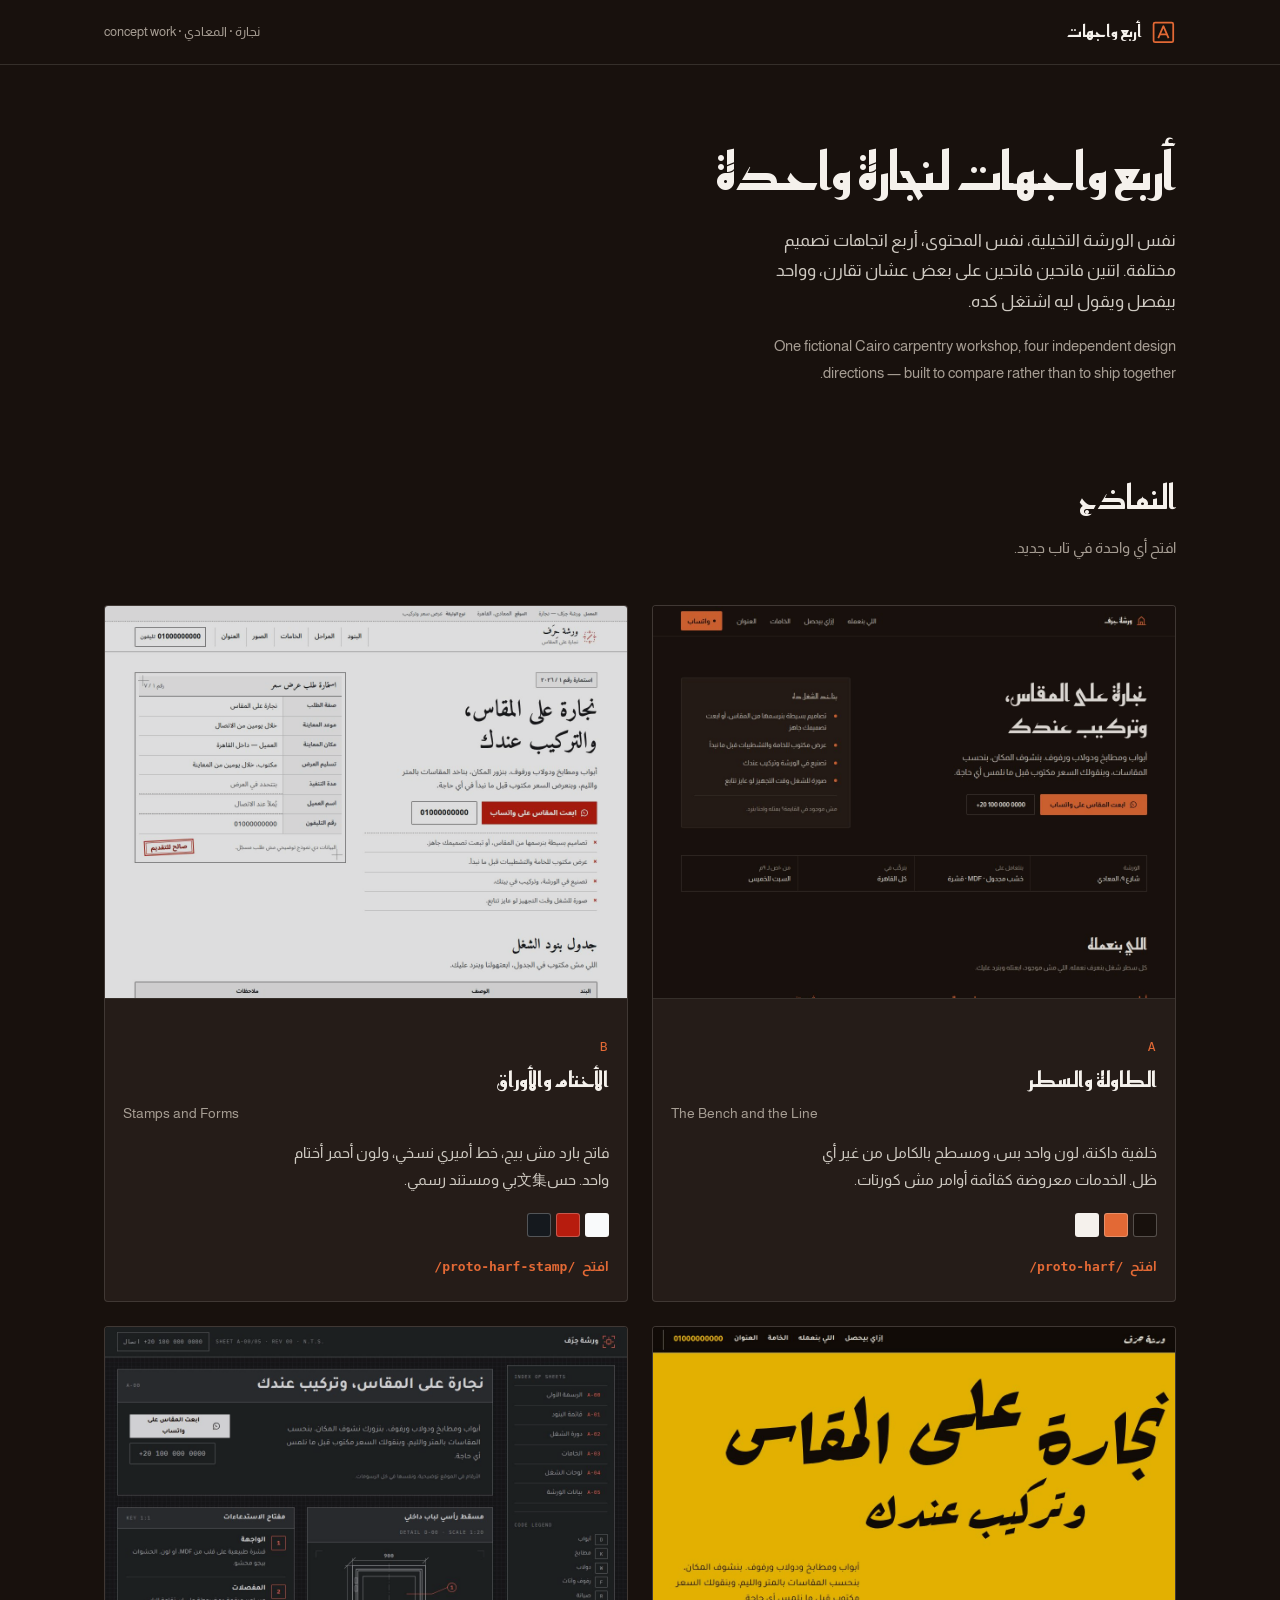
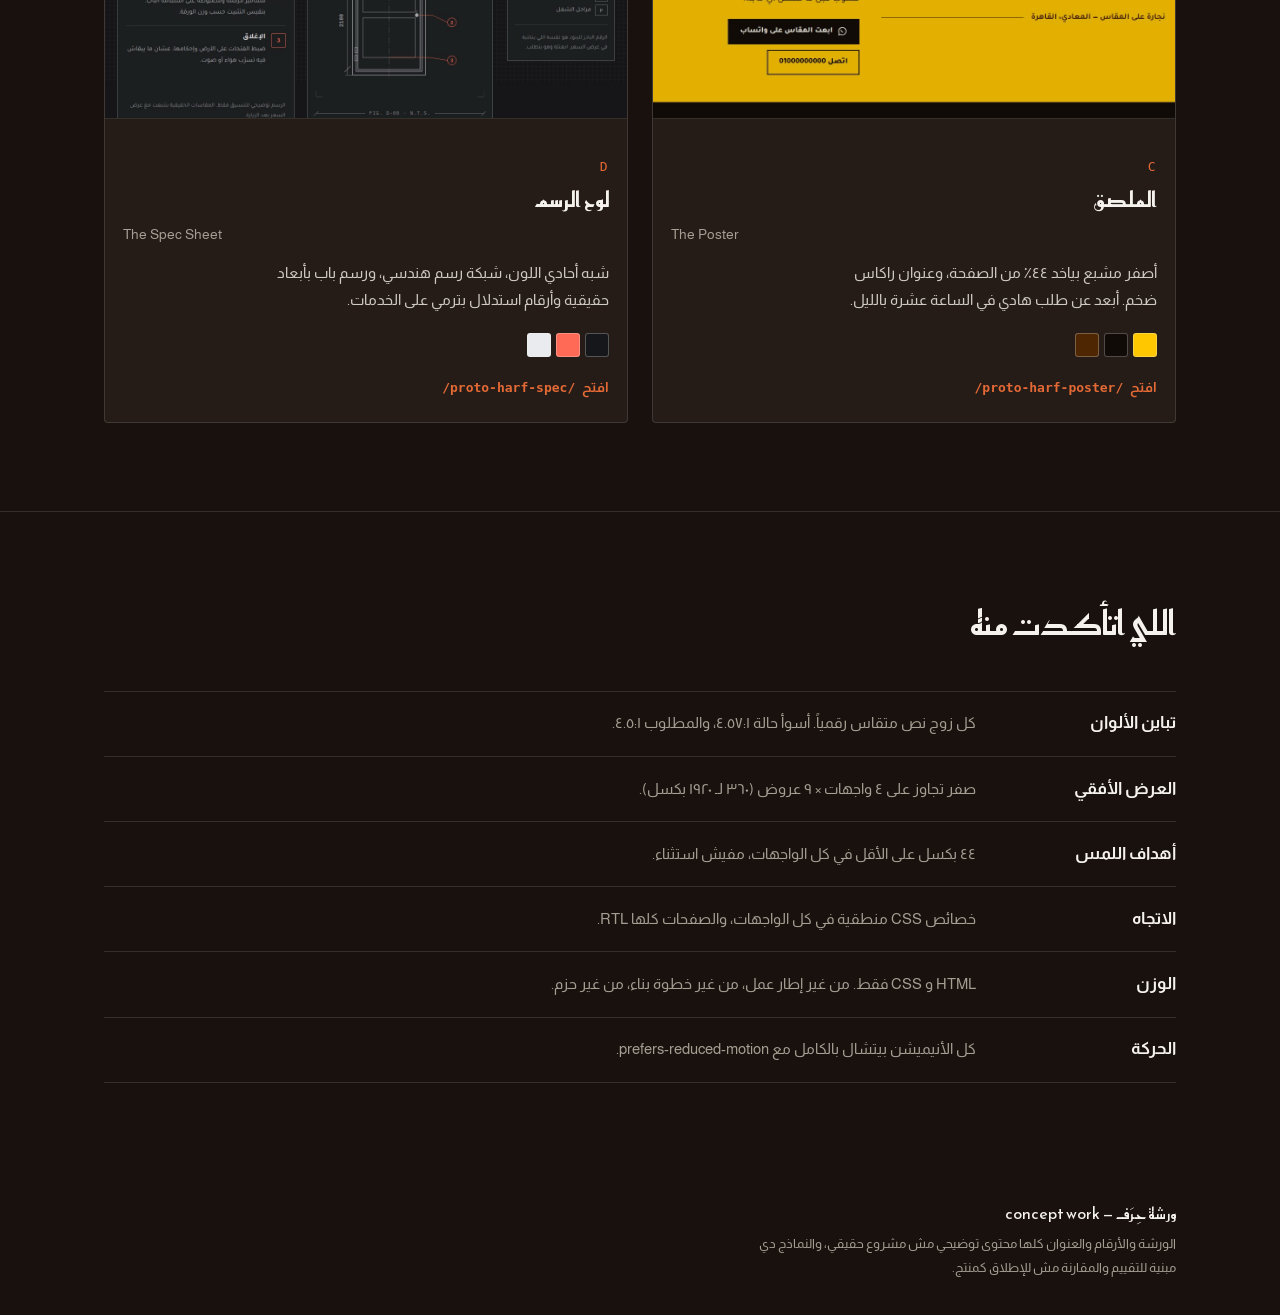
<file: index.html>
<!DOCTYPE html>
<html lang="ar" dir="rtl">
<head>
<meta charset="utf-8">
<meta name="viewport" content="width=device-width, initial-scale=1">
<title>أربع واجهات لنجارة واحدة — concept landing pages</title>
<meta name="description" content="أربع اتجاهات تصميم مستقلة لنفس ورشة نجارة تخيلية في المعادي، القاهرة. واجهات هبوط ثابتة، بلا إطار عمل وبلا خطوة بناء.">
<meta name="color-scheme" content="dark">
<meta name="theme-color" content="#18110D">
<link rel="preconnect" href="https://fonts.googleapis.com">
<link rel="preconnect" href="https://fonts.gstatic.com" crossorigin>
<link href="https://fonts.googleapis.com/css2?family=Almarai:wght@300;400;500;700;800&family=Reem+Kufi:wght@400..700&display=swap" rel="stylesheet">
<link rel="stylesheet" href="style.css">
</head>
<body>

<a class="skip" href="#themes">تخطَّ إلى النماذج</a>

<header class="site-header">
  <div class="wrap bar">
    <a class="brand" href="#top">
      <span class="brand-mark" aria-hidden="true">
        <svg viewBox="0 0 24 24" fill="none" stroke="currentColor" stroke-width="1.7">
          <rect x="2.5" y="2.5" width="19" height="19" rx="1.5"/>
          <path d="M7 17.5 12 6l5 11.5" stroke-linejoin="round"/>
          <path d="M9 14h6" stroke-linecap="round"/>
        </svg>
      </span>
      <span class="brand-name">أربع واجهات</span>
    </a>
    <span class="bar-note">نجارة · المعادي · concept work</span>
  </div>
</header>

<main id="main">

  <section class="hero" id="top">
    <div class="wrap">
      <h1>أربع واجهات لنجارة واحدة</h1>
      <p class="lede">
        نفس الورشة التخيلية، نفس المحتوى، أربع اتجاهات تصميم مختلفة. اتنين فاتحين فاتحين
        على بعض عشان تقارن، وواحد بيفصل ويقول ليه اشتغل كده.
      </p>
      <p class="lede-en">
        One fictional Cairo carpentry workshop, four independent design directions —
        built to compare rather than to ship together.
      </p>
    </div>
  </section>

  <section class="section" id="themes">
    <div class="wrap">
      <div class="section-head">
        <h2>النماذج</h2>
        <p class="section-sub">افتح أي واحدة في تاب جديد.</p>
      </div>

      <ul class="themes">

        <li class="entry">
          <a class="entry-link" href="proto-harf/">
            <span class="entry-shot">
              <img src="preview/harf.jpg" width="1200" height="900" loading="lazy" decoding="async"
                   alt="معاينة لواجهة ورشة حِرَف الداكنة: عنوان بلون صدئ، وبطاقة نطاق الشغل، وشريط المواصفات">
            </span>
            <span class="entry-body">
              <span class="entry-kicker">A</span>
              <span class="entry-name">الطاولة والسطر</span>
              <span class="entry-en">The Bench and the Line</span>
              <span class="entry-note">
                خلفية داكنة، لون واحد بس، ومسطح بالكامل من غير أي ظل. الخدمات معروضة
                كقائمة أوامر مش كورتات.
              </span>
              <span class="entry-swatches" aria-label="ألوان الواجهة">
                <i style="--c:#18110D"></i><i style="--c:#E36935"></i><i style="--c:#F5F1EC"></i>
              </span>
              <span class="entry-go">افتح <span class="mono" dir="ltr">/proto-harf/</span></span>
            </span>
          </a>
        </li>

        <li class="entry">
          <a class="entry-link" href="proto-harf-stamp/">
            <span class="entry-shot">
              <img src="preview/harf-stamp.jpg" width="1200" height="1150" loading="lazy" decoding="async"
                   alt="معاينة لواجهة ورشة حِرَف الفاتحة: نموذج ورقي مطبوع بحواف منقطة وأختام حمراء، وجدول بنود">
            </span>
            <span class="entry-body">
              <span class="entry-kicker">B</span>
              <span class="entry-name">الأختام والأوراق</span>
              <span class="entry-en">Stamps and Forms</span>
              <span class="entry-note">
                فاتح بارد مش بيج، خط أميري نسخي، ولون أحمر أختام واحد. حس文集بي
                ومستند رسمي.
              </span>
              <span class="entry-swatches" aria-label="ألوان الواجهة">
                <i style="--c:#F9FAFB"></i><i style="--c:#B71C0E"></i><i style="--c:#15191E"></i>
              </span>
              <span class="entry-go">افتح <span class="mono" dir="ltr">/proto-harf-stamp/</span></span>
            </span>
          </a>
        </li>

        <li class="entry">
          <a class="entry-link" href="proto-harf-poster/">
            <span class="entry-shot">
              <img src="preview/harf-poster.jpg" width="1200" height="860" loading="lazy" decoding="async"
                   alt="معاينة لواجهة ورشة حِرَف الصفراء: عنوان ضخم بخط راكاس على خلفية صفراء مشبعة">
            </span>
            <span class="entry-body">
              <span class="entry-kicker">C</span>
              <span class="entry-name">الملصق</span>
              <span class="entry-en">The Poster</span>
              <span class="entry-note">
                أصفر مشبع بياخد ٤٤٪ من الصفحة، وعنوان راكاس ضخم. أبعد عن طلب
                هادي في الساعة عشرة بالليل.
              </span>
              <span class="entry-swatches" aria-label="ألوان الواجهة">
                <i style="--c:#FFC700"></i><i style="--c:#100B06"></i><i style="--c:#4E2702"></i>
              </span>
              <span class="entry-go">افتح <span class="mono" dir="ltr">/proto-harf-poster/</span></span>
            </span>
          </a>
        </li>

        <li class="entry">
          <a class="entry-link" href="proto-harf-spec/">
            <span class="entry-shot">
              <img src="preview/harf-spec.jpg" width="1200" height="980" loading="lazy" decoding="async"
                   alt="معاينة لواجهة ورشة حِرَف الفنية: رسم باب بأبعاد وخطوط استدلال مرقمة، وفهرس رسومات جانبي">
            </span>
            <span class="entry-body">
              <span class="entry-kicker">D</span>
              <span class="entry-name">لوح الرسم</span>
              <span class="entry-en">The Spec Sheet</span>
              <span class="entry-note">
                شبه أحادي اللون، شبكة رسم هندسي، ورسم باب بأبعاد حقيقية وأرقام
                استدلال بترمي على الخدمات.
              </span>
              <span class="entry-swatches" aria-label="ألوان الواجهة">
                <i style="--c:#15171A"></i><i style="--c:#FE6A56"></i><i style="--c:#E9EBEE"></i>
              </span>
              <span class="entry-go">افتح <span class="mono" dir="ltr">/proto-harf-spec/</span></span>
            </span>
          </a>
        </li>

      </ul>
    </div>
  </section>

  <section class="section section-rule" id="notes">
    <div class="wrap">
      <div class="section-head">
        <h2>اللي اتأكدت منه</h2>
      </div>
      <dl class="checks">
        <div><dt>تباين الألوان</dt><dd>كل زوج نص متقاس رقمياً. أسوأ حالة ٤.٥٧:١، والمطلوب ٤.٥:١.</dd></div>
        <div><dt>العرض الأفقي</dt><dd>صفر تجاوز على ٤ واجهات × ٩ عروض (٣٦٠ لـ ١٩٢٠ بكسل).</dd></div>
        <div><dt>أهداف اللمس</dt><dd>٤٤ بكسل على الأقل في كل الواجهات، مفيش استثناء.</dd></div>
        <div><dt>الاتجاه</dt><dd>خصائص CSS منطقية في كل الواجهات، والصفحات كلها RTL.</dd></div>
        <div><dt>الوزن</dt><dd>HTML و CSS فقط. من غير إطار عمل، من غير خطوة بناء، من غير حزم.</dd></div>
        <div><dt>الحركة</dt><dd>كل الأنيميشن بيتشال بالكامل مع prefers-reduced-motion.</dd></div>
      </dl>
    </div>
  </section>

</main>

<footer class="site-footer">
  <div class="wrap foot">
    <p class="foot-brand">ورشة حِرَف — concept work</p>
    <p class="foot-fine">
      الورشة والأرقام والعنوان كلها محتوى توضيحي مش مشروع حقيقي، والنماذج دي
      مبنية للتقييم والمقارنة مش للإطلاق كمنتج.
    </p>
  </div>
</footer>

</body>
</html>
</file>
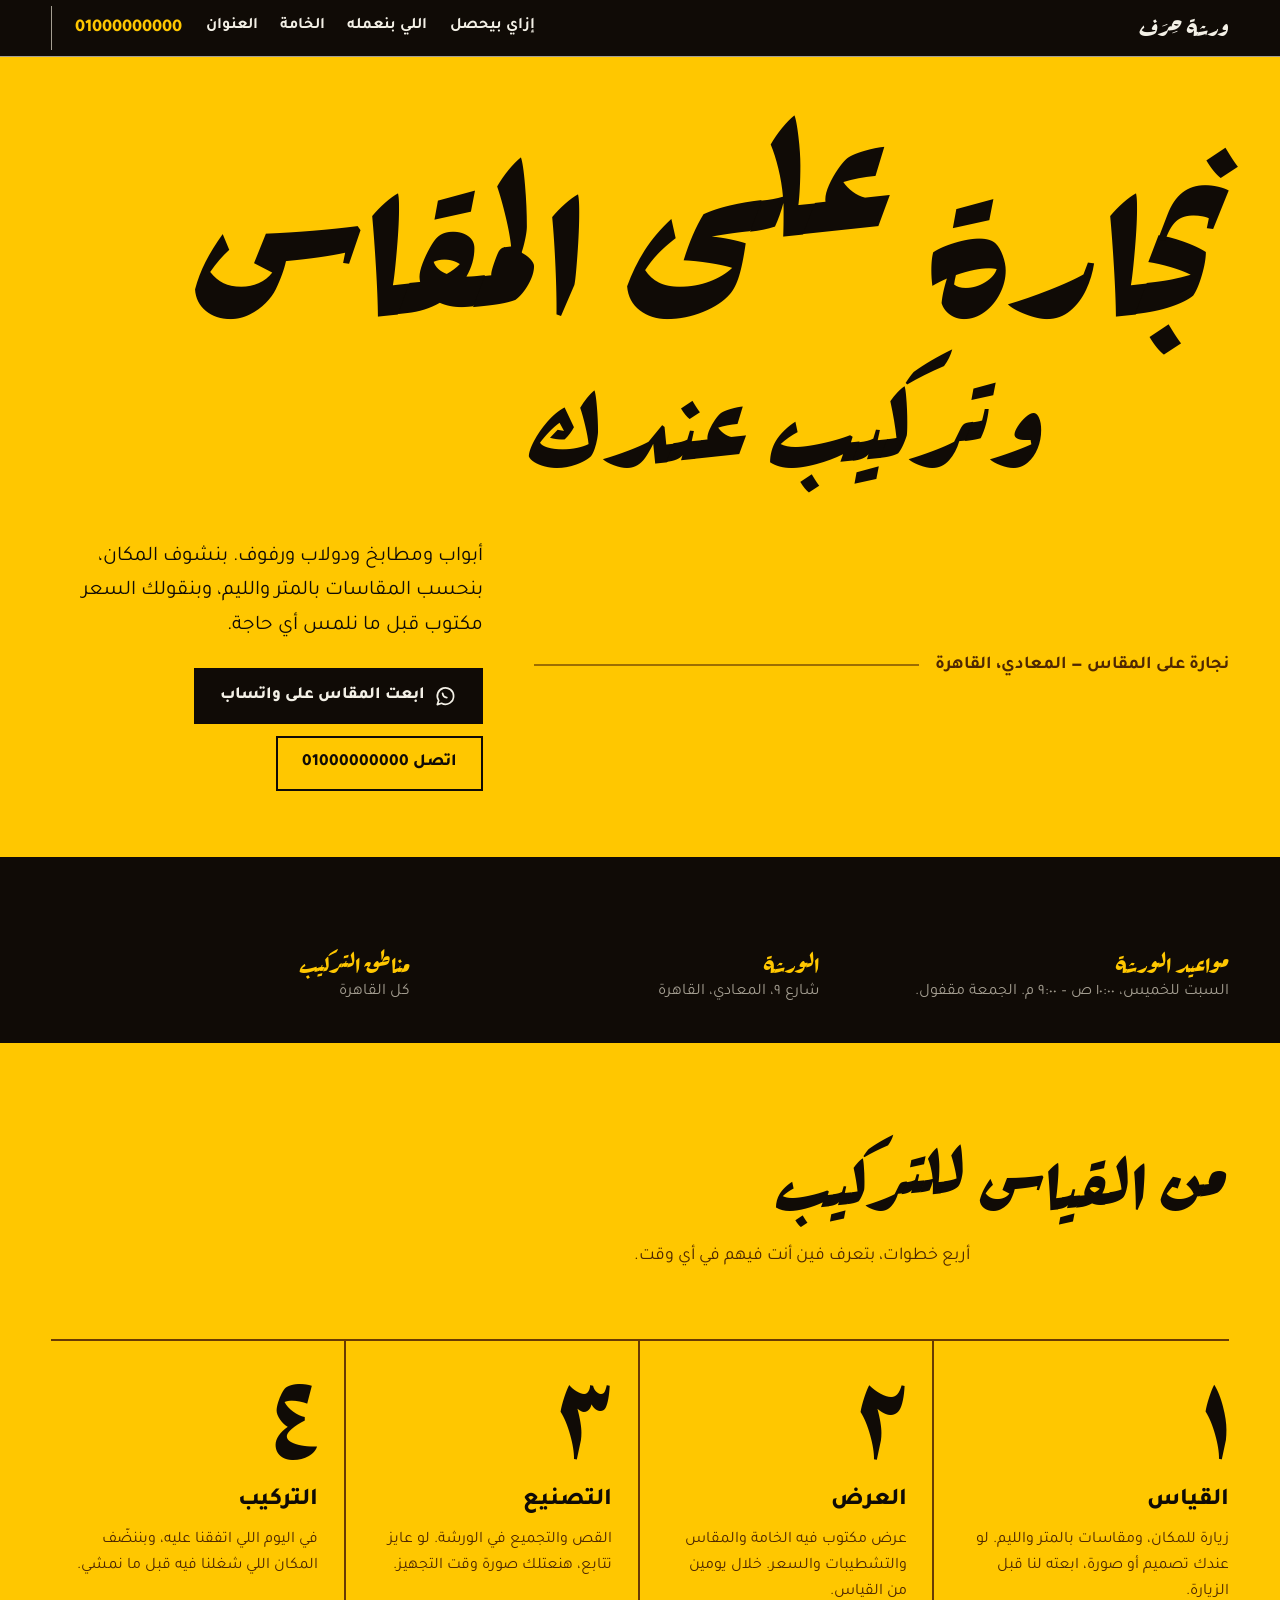
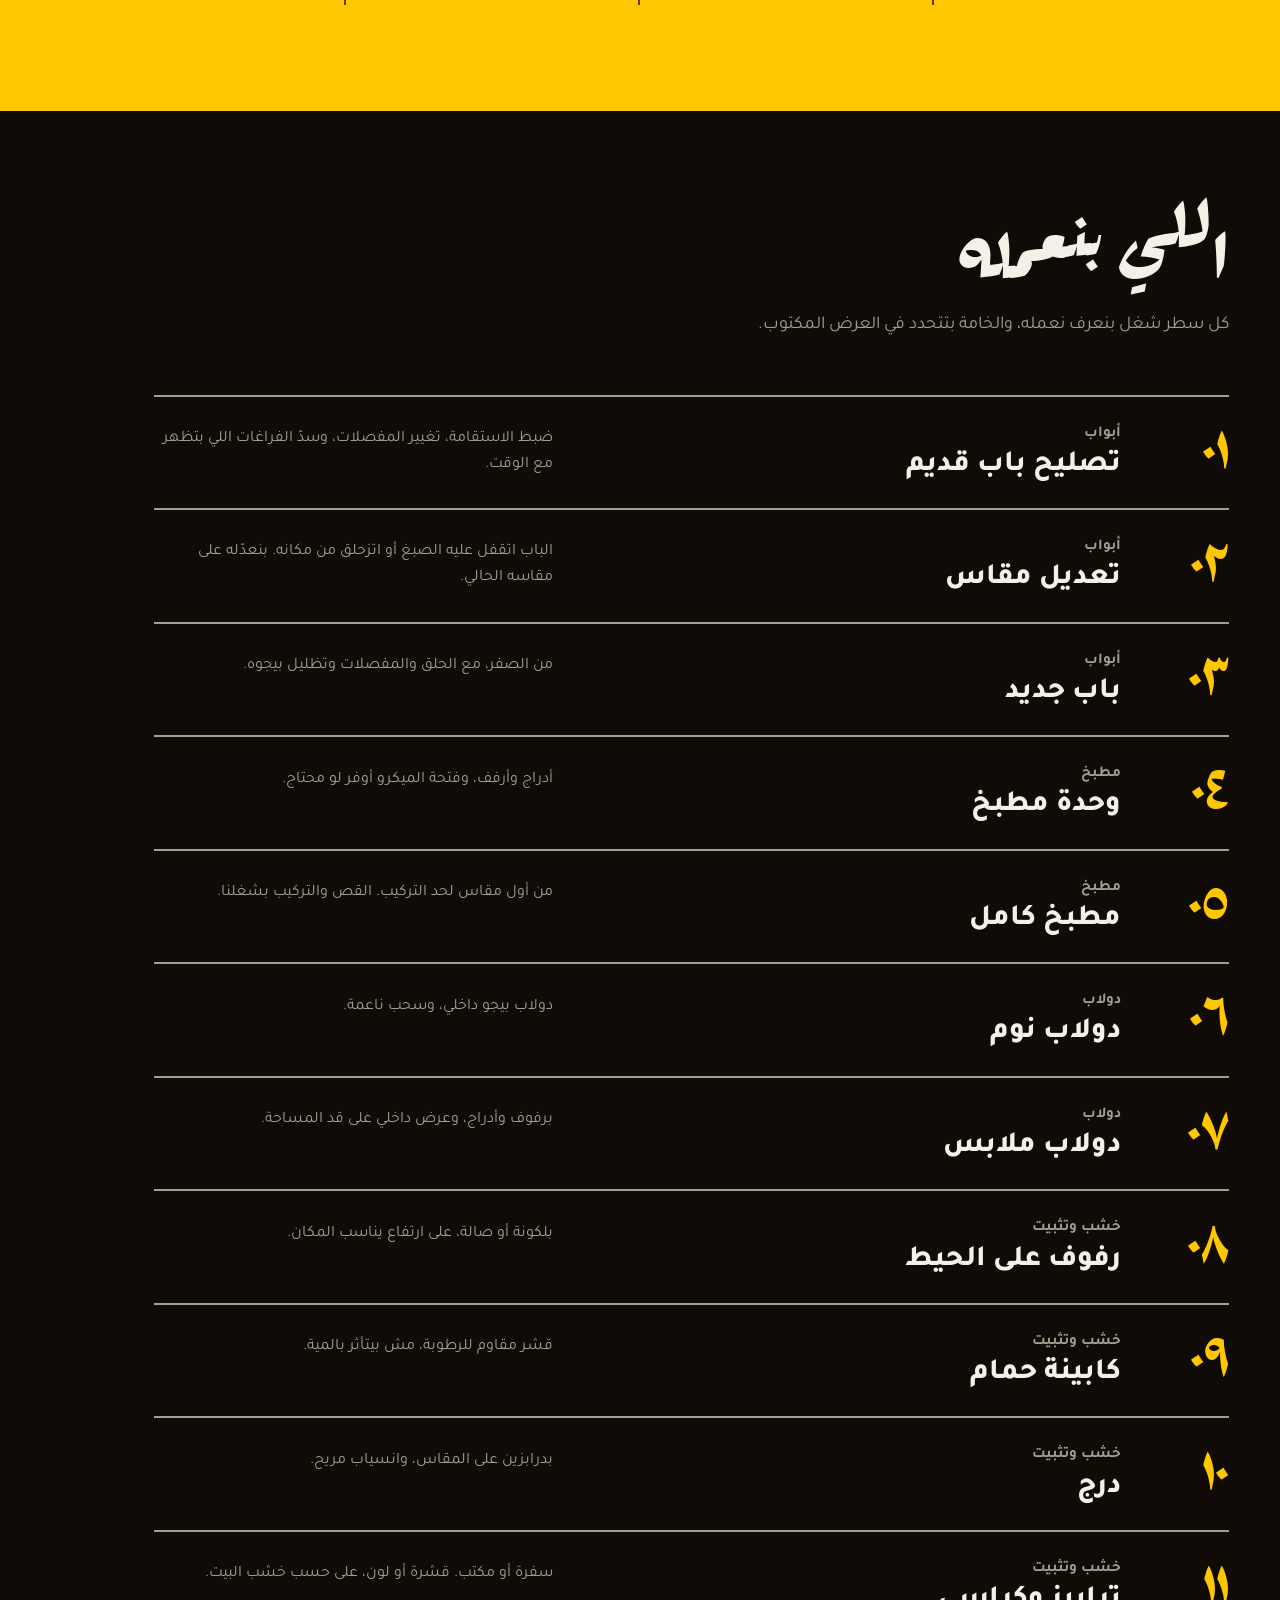
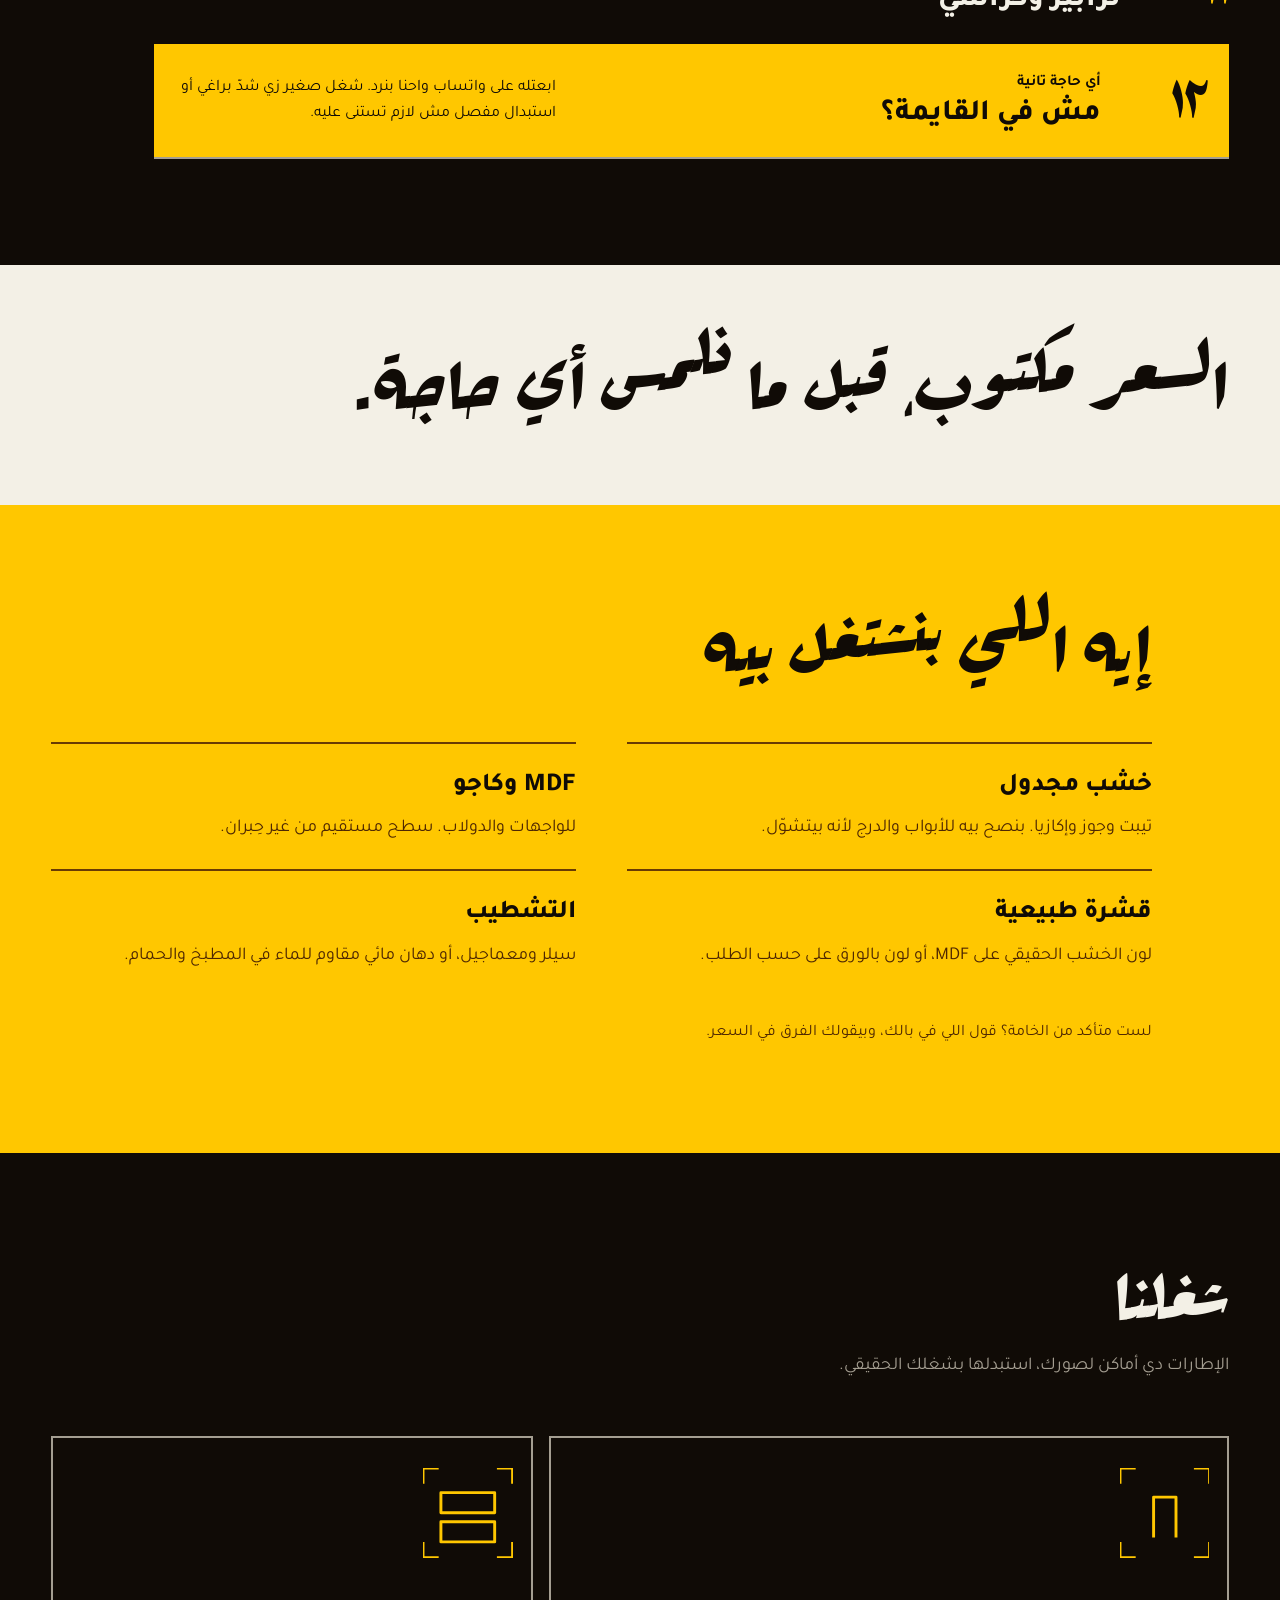
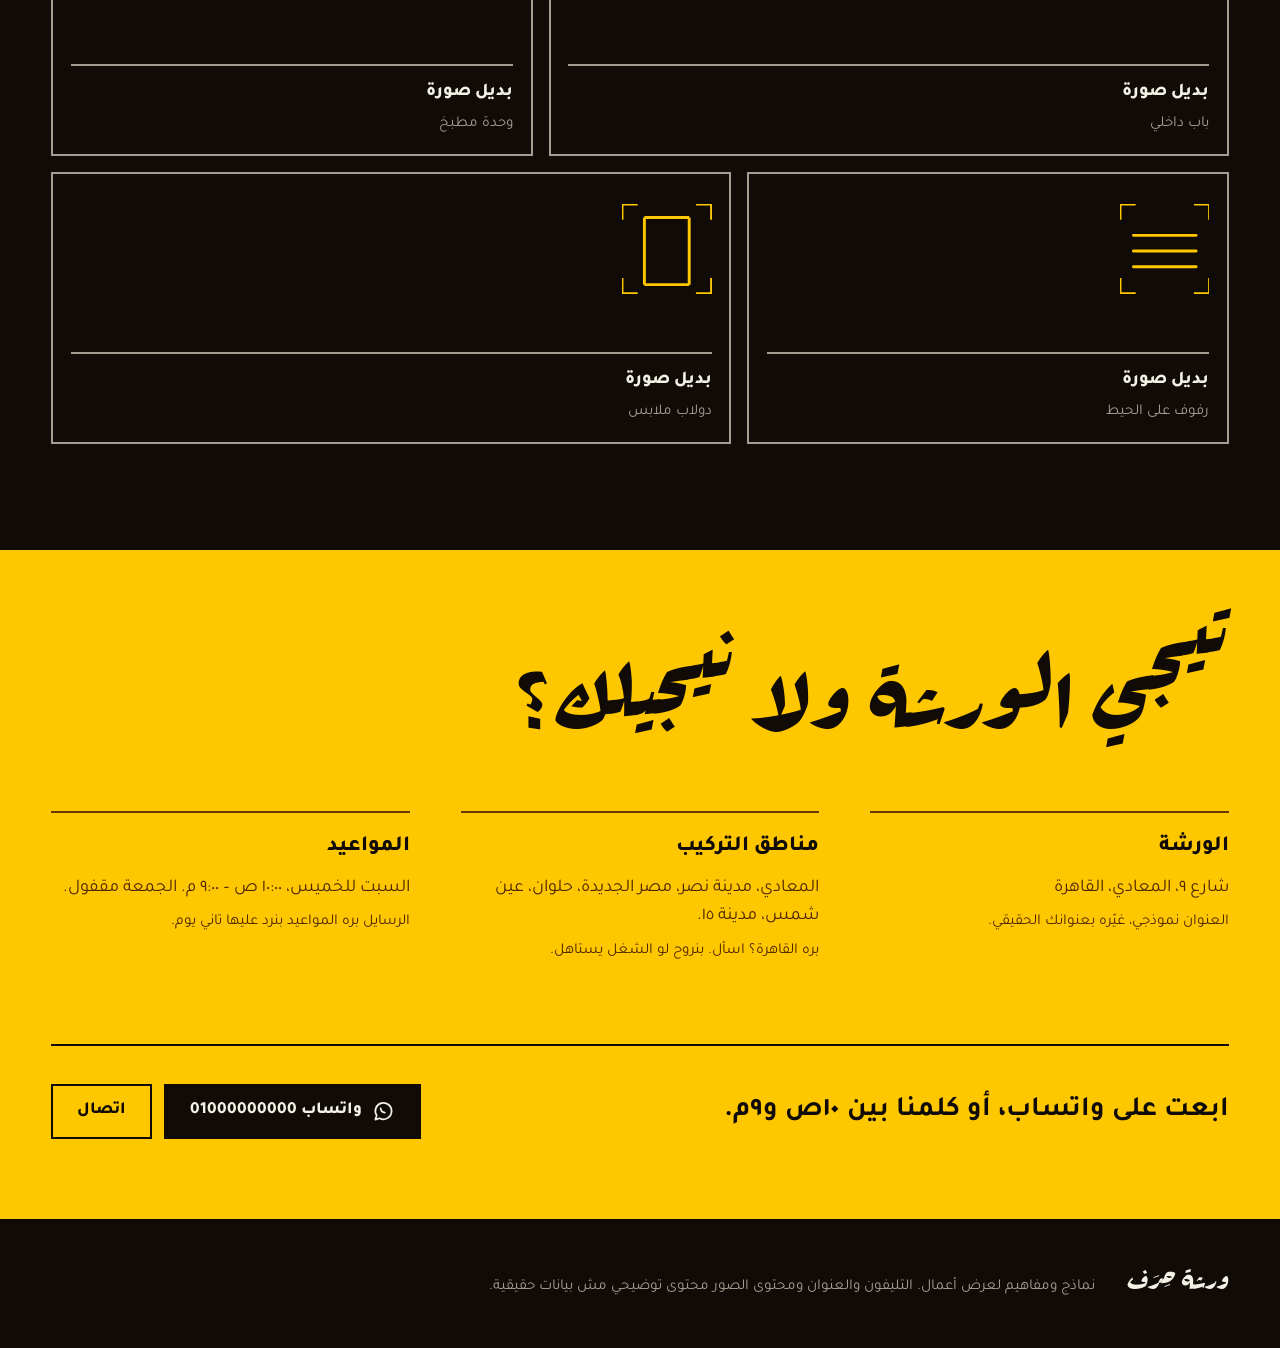
<file: proto-harf-poster/index.html>
<!DOCTYPE html>
<html lang="ar" dir="rtl">
<head>
<meta charset="utf-8">
<meta name="viewport" content="width=device-width, initial-scale=1">
<title>ورشة حِرَف — بوستر: نجارة على المقاس في المعادي</title>
<meta name="description" content="ورشة حِرَف، نجارة على المقاس في المعادي: أبواب ومطابخ ودولاب ورفوف. نقيس في المكان، نكتب عرض مكتوب، نصنّع في الورشة، ونركّب عندك.">
<meta name="color-scheme" content="light">
<meta name="theme-color" content="#FFC700">
<link rel="preconnect" href="https://fonts.googleapis.com">
<link rel="preconnect" href="https://fonts.gstatic.com" crossorigin>
<link href="https://fonts.googleapis.com/css2?family=Rakkas&family=Tajawal:wght@400;500;700;800;900&display=swap" rel="stylesheet">
<link rel="stylesheet" href="style.css">
</head>
<body>

<a class="skip" href="#main">تخطَّ إلى المحتوى</a>

<!-- ══ TOP BAR — thin ink strip, no centred logo column ═══════════════ -->
<div class="topbar">
  <div class="topbar-in">
    <p class="topbar-brand">ورشة حِرَف</p>

    <nav class="nav" id="nav" aria-label="التنقل الرئيسي">
      <a href="#how">إزاي بيحصل</a>
      <a href="#work">اللي بنعمله</a>
      <a href="#stock">الخامة</a>
      <a href="#visit">العنوان</a>
    </nav>

    <a class="topbar-tel" href="tel:+201000000000" dir="ltr">01000000000</a>

    <button class="navbtn" type="button" aria-expanded="false" aria-controls="nav">
      <span class="navbtn-bars" aria-hidden="true"><i></i><i></i></span>
      <span class="sr-only">فتح القائمة</span>
    </button>
  </div>
</div>

<main id="main">

  <!-- ══ POSTER HERO — one oversized saturated field ═══════════════════ -->
  <section class="hero on-hue">
    <div class="hero-in">
      <p class="hero-tag">نجارة على المقاس — المعادي، القاهرة</p>

      <h1 class="poster">
        <span class="poster-a">نجارة على المقاس</span>
        <span class="poster-b">وتركيب عندك</span>
      </h1>

      <div class="hero-foot">
        <p class="hero-lede">
          أبواب ومطابخ ودولاب ورفوف. بنشوف المكان، بنحسب المقاسات بالمتر والليم،
          وبنقولك السعر مكتوب قبل ما نلمس أي حاجة.
        </p>
        <div class="hero-cta">
          <a class="btn btn-ink" href="https://wa.me/201000000000" rel="noopener">
            <svg viewBox="0 0 24 24" aria-hidden="true" focusable="false" fill="none" stroke="currentColor" stroke-width="1.8">
              <path d="M20.5 11.6a8.5 8.5 0 0 1-12.6 7.5L3.5 20.5l1.4-4.4A8.5 8.5 0 1 1 20.5 11.6Z" stroke-linejoin="round"/>
              <path d="M9 8.8c.3 2.4 2 4.1 4.4 4.4" stroke-linecap="round"/>
            </svg>
            ابعت المقاس على واتساب
          </a>
          <a class="btn btn-rule" href="tel:+201000000000" dir="ltr">اتصل 01000000000</a>
        </div>
      </div>
    </div>
  </section>

  <!-- ══ FACT STRIP — thin full-bleed ink band ════════════════════════ -->
  <section class="strip on-ink">
    <dl class="strip-in">
      <div><dt>مواعيد الورشة</dt><dd>السبت للخميس، ١٠:٠٠ ص – ٩:٠٠ م. الجمعة مقفول.</dd></div>
      <div><dt>الورشة</dt><dd>شارع ٩، المعادي، القاهرة</dd></div>
      <div><dt>مناطق التركيب</dt><dd>كل القاهرة</dd></div>
    </dl>
  </section>

  <!-- ══ HOW — 4-across ruled run, no boxes ════════════════════════════ -->
  <section class="how on-hue" id="how">
    <div class="how-in">
      <h2 class="h-band">من القياس للتركيب</h2>
      <p class="how-sub">أربع خطوات، بتعرف فين أنت فيهم في أي وقت.</p>

      <ol class="steps">
        <li>
          <span class="step-n" aria-hidden="true">١</span>
          <h3>القياس</h3>
          <p>زيارة للمكان، ومقاسات بالمتر والليم. لو عندك تصميم أو صورة، ابعته لنا قبل الزيارة.</p>
        </li>
        <li>
          <span class="step-n" aria-hidden="true">٢</span>
          <h3>العرض</h3>
          <p>عرض مكتوب فيه الخامة والمقاس والتشطيبات والسعر. خلال يومين من القياس.</p>
        </li>
        <li>
          <span class="step-n" aria-hidden="true">٣</span>
          <h3>التصنيع</h3>
          <p>القص والتجميع في الورشة. لو عايز تتابع، هنعتلك صورة وقت التجهيز.</p>
        </li>
        <li>
          <span class="step-n" aria-hidden="true">٤</span>
          <h3>التركيب</h3>
          <p>في اليوم اللي اتفقنا عليه، وبننضّف المكان اللي شغلنا فيه قبل ما نمشي.</p>
        </li>
      </ol>
    </div>
  </section>

  <!-- ══ THE LEDGER — service list as one ruled full-width list ════════ -->
  <section class="ledger on-ink" id="work">
    <div class="ledger-in">
      <div class="ledger-head">
        <h2 class="h-band h-ink">اللي بنعمله</h2>
        <p class="ledger-sub">كل سطر شغل بنعرف نعمله، والخامة بتتحدد في العرض المكتوب.</p>
      </div>

      <ol class="lrows">
        <li class="lrow">
          <span class="lrow-n" aria-hidden="true">٠١</span>
          <div class="lrow-name"><bdi class="lrow-tag">أبواب</bdi><h3>تصليح باب قديم</h3></div>
          <p>ضبط الاستقامة، تغيير المفصلات، وسدّ الفراغات اللي بتظهر مع الوقت.</p>
        </li>
        <li class="lrow">
          <span class="lrow-n" aria-hidden="true">٠٢</span>
          <div class="lrow-name"><bdi class="lrow-tag">أبواب</bdi><h3>تعديل مقاس</h3></div>
          <p>الباب اتقفل عليه الصبغ أو اتزحلق من مكانه. بنعدّله على مقاسه الحالي.</p>
        </li>
        <li class="lrow">
          <span class="lrow-n" aria-hidden="true">٠٣</span>
          <div class="lrow-name"><bdi class="lrow-tag">أبواب</bdi><h3>باب جديد</h3></div>
          <p>من الصفر، مع الحلق والمفصلات وتظليل بيجوه.</p>
        </li>
        <li class="lrow">
          <span class="lrow-n" aria-hidden="true">٠٤</span>
          <div class="lrow-name"><bdi class="lrow-tag">مطبخ</bdi><h3>وحدة مطبخ</h3></div>
          <p>أدراج وأرفف، وفتحة الميكرو أوفر لو محتاج.</p>
        </li>
        <li class="lrow">
          <span class="lrow-n" aria-hidden="true">٠٥</span>
          <div class="lrow-name"><bdi class="lrow-tag">مطبخ</bdi><h3>مطبخ كامل</h3></div>
          <p>من أول مقاس لحد التركيب. القص والتركيب بشغلنا.</p>
        </li>
        <li class="lrow">
          <span class="lrow-n" aria-hidden="true">٠٦</span>
          <div class="lrow-name"><bdi class="lrow-tag">دولاب</bdi><h3>دولاب نوم</h3></div>
          <p>دولاب بيجو داخلي، وسحب ناعمة.</p>
        </li>
        <li class="lrow">
          <span class="lrow-n" aria-hidden="true">٠٧</span>
          <div class="lrow-name"><bdi class="lrow-tag">دولاب</bdi><h3>دولاب ملابس</h3></div>
          <p>برفوف وأدراج، وعرض داخلي على قد المساحة.</p>
        </li>
        <li class="lrow">
          <span class="lrow-n" aria-hidden="true">٠٨</span>
          <div class="lrow-name"><bdi class="lrow-tag">خشب وتثبيت</bdi><h3>رفوف على الحيط</h3></div>
          <p>بلكونة أو صالة، على ارتفاع يناسب المكان.</p>
        </li>
        <li class="lrow">
          <span class="lrow-n" aria-hidden="true">٠٩</span>
          <div class="lrow-name"><bdi class="lrow-tag">خشب وتثبيت</bdi><h3>كابينة حمام</h3></div>
          <p>قشر مقاوم للرطوبة، مش بيتأثر بالمية.</p>
        </li>
        <li class="lrow">
          <span class="lrow-n" aria-hidden="true">١٠</span>
          <div class="lrow-name"><bdi class="lrow-tag">خشب وتثبيت</bdi><h3>درج</h3></div>
          <p>بدرابزين على المقاس، وانسياب مريح.</p>
        </li>
        <li class="lrow">
          <span class="lrow-n" aria-hidden="true">١١</span>
          <div class="lrow-name"><bdi class="lrow-tag">خشب وتثبيت</bdi><h3>ترابيز وكراسي</h3></div>
          <p>سفرة أو مكتب. قشرة أو لون، على حسب خشب البيت.</p>
        </li>
        <li class="lrow lrow-ask">
          <span class="lrow-n" aria-hidden="true">١٢</span>
          <div class="lrow-name"><bdi class="lrow-tag">أي حاجة تانية</bdi><h3>مش في القايمة؟</h3></div>
          <p>ابعتله على واتساب واحنا بنرد. شغل صغير زي شدّ براغي أو استبدال مفصل مش لازم تستنى عليه.</p>
        </li>
      </ol>
    </div>
  </section>

  <!-- ══ STATEMENT BAND — narrow second saturated field ════════════════ -->
  <section class="band on-bone">
    <div class="band-in">
      <p class="band-line">السعر مكتوب، قبل ما نلمس أي حاجة.</p>
    </div>
  </section>

  <!-- ══ MATERIALS — 2-up ledger, off-centre ══════════════════════════ -->
  <section class="stock on-hue" id="stock">
    <div class="stock-in">
      <h2 class="h-band">إيه اللي بنشتغل بيه</h2>
      <dl class="stock-list">
        <div>
          <dt>خشب مجدول</dt>
          <dd>تيبت وجوز وإكازيا. بنصح بيه للأبواب والدرج لأنه بيتشوّل.</dd>
        </div>
        <div>
          <dt><bdi>MDF</bdi> وكاجو</dt>
          <dd>للواجهات والدولاب. سطح مستقيم من غير حِبران.</dd>
        </div>
        <div>
          <dt>قشرة طبيعية</dt>
          <dd>لون الخشب الحقيقي على <bdi>MDF</bdi>، أو لون بالورق على حسب الطلب.</dd>
        </div>
        <div>
          <dt>التشطيب</dt>
          <dd>سيلر ومعماجيل، أو دهان مائي مقاوم للماء في المطبخ والحمام.</dd>
        </div>
      </dl>
      <p class="fine">لست متأكد من الخامة؟ قول اللي في بالك، وبيقولك الفرق في السعر.</p>
    </div>
  </section>

  <!-- ══ SHOTS — asymmetric placeholder field ══════════════════════════ -->
  <section class="shots on-ink" id="shots">
    <div class="shots-in">
      <h2 class="h-band h-ink">شغلنا</h2>
      <p class="shots-sub">الإطارات دي أماكن لصورك، استبدلها بشغلك الحقيقي.</p>

      <div class="shotgrid">
        <div class="shot" role="img" aria-label="مكان صورة: باب داخلي">
          <span class="shot-mark" aria-hidden="true">
            <svg viewBox="0 0 40 40" fill="none" stroke="currentColor" stroke-width="1.3">
              <path d="M0 7V0h7M33 0h7v7M40 33v7h-7M7 40H0v-7"/>
              <path d="M15 31V13h10v18" stroke-linejoin="round"/>
            </svg>
          </span>
          <span class="shot-label">بديل صورة</span>
          <span class="shot-sub">باب داخلي</span>
        </div>

        <div class="shot" role="img" aria-label="مكان صورة: وحدة مطبخ">
          <span class="shot-mark" aria-hidden="true">
            <svg viewBox="0 0 40 40" fill="none" stroke="currentColor" stroke-width="1.3">
              <path d="M0 7V0h7M33 0h7v7M40 33v7h-7M7 40H0v-7"/>
              <path d="M8 11h24v9H8zM8 24h24v9H8z" stroke-linejoin="round"/>
            </svg>
          </span>
          <span class="shot-label">بديل صورة</span>
          <span class="shot-sub">وحدة مطبخ</span>
        </div>

        <div class="shot" role="img" aria-label="مكان صورة: رفوف على الحيط">
          <span class="shot-mark" aria-hidden="true">
            <svg viewBox="0 0 40 40" fill="none" stroke="currentColor" stroke-width="1.3">
              <path d="M0 7V0h7M33 0h7v7M40 33v7h-7M7 40H0v-7"/>
              <path d="M6 14h28M6 21h28M6 28h28" stroke-linecap="round"/>
            </svg>
          </span>
          <span class="shot-label">بديل صورة</span>
          <span class="shot-sub">رفوف على الحيط</span>
        </div>

        <div class="shot" role="img" aria-label="مكان صورة: دولاب ملابس">
          <span class="shot-mark" aria-hidden="true">
            <svg viewBox="0 0 40 40" fill="none" stroke="currentColor" stroke-width="1.3">
              <path d="M0 7V0h7M33 0h7v7M40 33v7h-7M7 40H0v-7"/>
              <path d="M10 6v30M30 6v30M10 6h20M10 36h20" stroke-linejoin="round"/>
            </svg>
          </span>
          <span class="shot-label">بديل صورة</span>
          <span class="shot-sub">دولاب ملابس</span>
        </div>
      </div>
    </div>
  </section>

  <!-- ══ VISIT + CONTACT — merged, saturated field ════════════════════ -->
  <section class="visit on-hue" id="visit">
    <div class="visit-in">
      <h2 class="poster-2">تيجي الورشة ولا نيجيلك؟</h2>

      <div class="visit-grid">
        <div class="vcol">
          <h3>الورشة</h3>
          <p>شارع ٩، المعادي، القاهرة</p>
          <p class="v-fine">العنوان نموذجي، غيّره بعنوانك الحقيقي.</p>
        </div>
        <div class="vcol">
          <h3>مناطق التركيب</h3>
          <p>المعادي، مدينة نصر، مصر الجديدة، حلوان، عين شمس، مدينة ١٥.</p>
          <p class="v-fine">بره القاهرة؟ اسأل. بنروح لو الشغل يستاهل.</p>
        </div>
        <div class="vcol">
          <h3>المواعيد</h3>
          <p>السبت للخميس، ١٠:٠٠ ص – ٩:٠٠ م. الجمعة مقفول.</p>
          <p class="v-fine">الرسايل بره المواعيد بنرد عليها تاني يوم.</p>
        </div>
      </div>

      <div class="visit-cta">
        <p class="cta-line">ابعت على واتساب، أو كلمنا بين ١٠ص و٩م.</p>
        <div class="cta-btns">
          <a class="btn btn-ink" href="https://wa.me/201000000000" rel="noopener">
            <svg viewBox="0 0 24 24" aria-hidden="true" focusable="false" fill="none" stroke="currentColor" stroke-width="1.8">
              <path d="M20.5 11.6a8.5 8.5 0 0 1-12.6 7.5L3.5 20.5l1.4-4.4A8.5 8.5 0 1 1 20.5 11.6Z" stroke-linejoin="round"/>
              <path d="M9 8.8c.3 2.4 2 4.1 4.4 4.4" stroke-linecap="round"/>
            </svg>
            واتساب 01000000000
          </a>
          <a class="btn btn-rule" href="tel:+201000000000" dir="ltr">اتصال</a>
        </div>
      </div>
    </div>
  </section>

</main>

<footer class="foot on-ink">
  <div class="foot-in">
    <p class="foot-brand">ورشة حِرَف</p>
    <p class="foot-fine">
      نماذج ومفاهيم لعرض أعمال. التليفون والعنوان ومحتوى الصور محتوى توضيحي مش بيانات حقيقية.
    </p>
  </div>
</footer>

<script>
  var b = document.querySelector('.navbtn'), n = document.getElementById('nav');
  function set(o) { b.setAttribute('aria-expanded', String(o)); n.classList.toggle('open', o); }
  b.addEventListener('click', function () { set(b.getAttribute('aria-expanded') !== 'true'); });
  n.addEventListener('click', function (e) { if (e.target.closest('a')) set(false); });
  document.addEventListener('keydown', function (e) { if (e.key === 'Escape') set(false); });
</script>

</body>
</html>
</file>
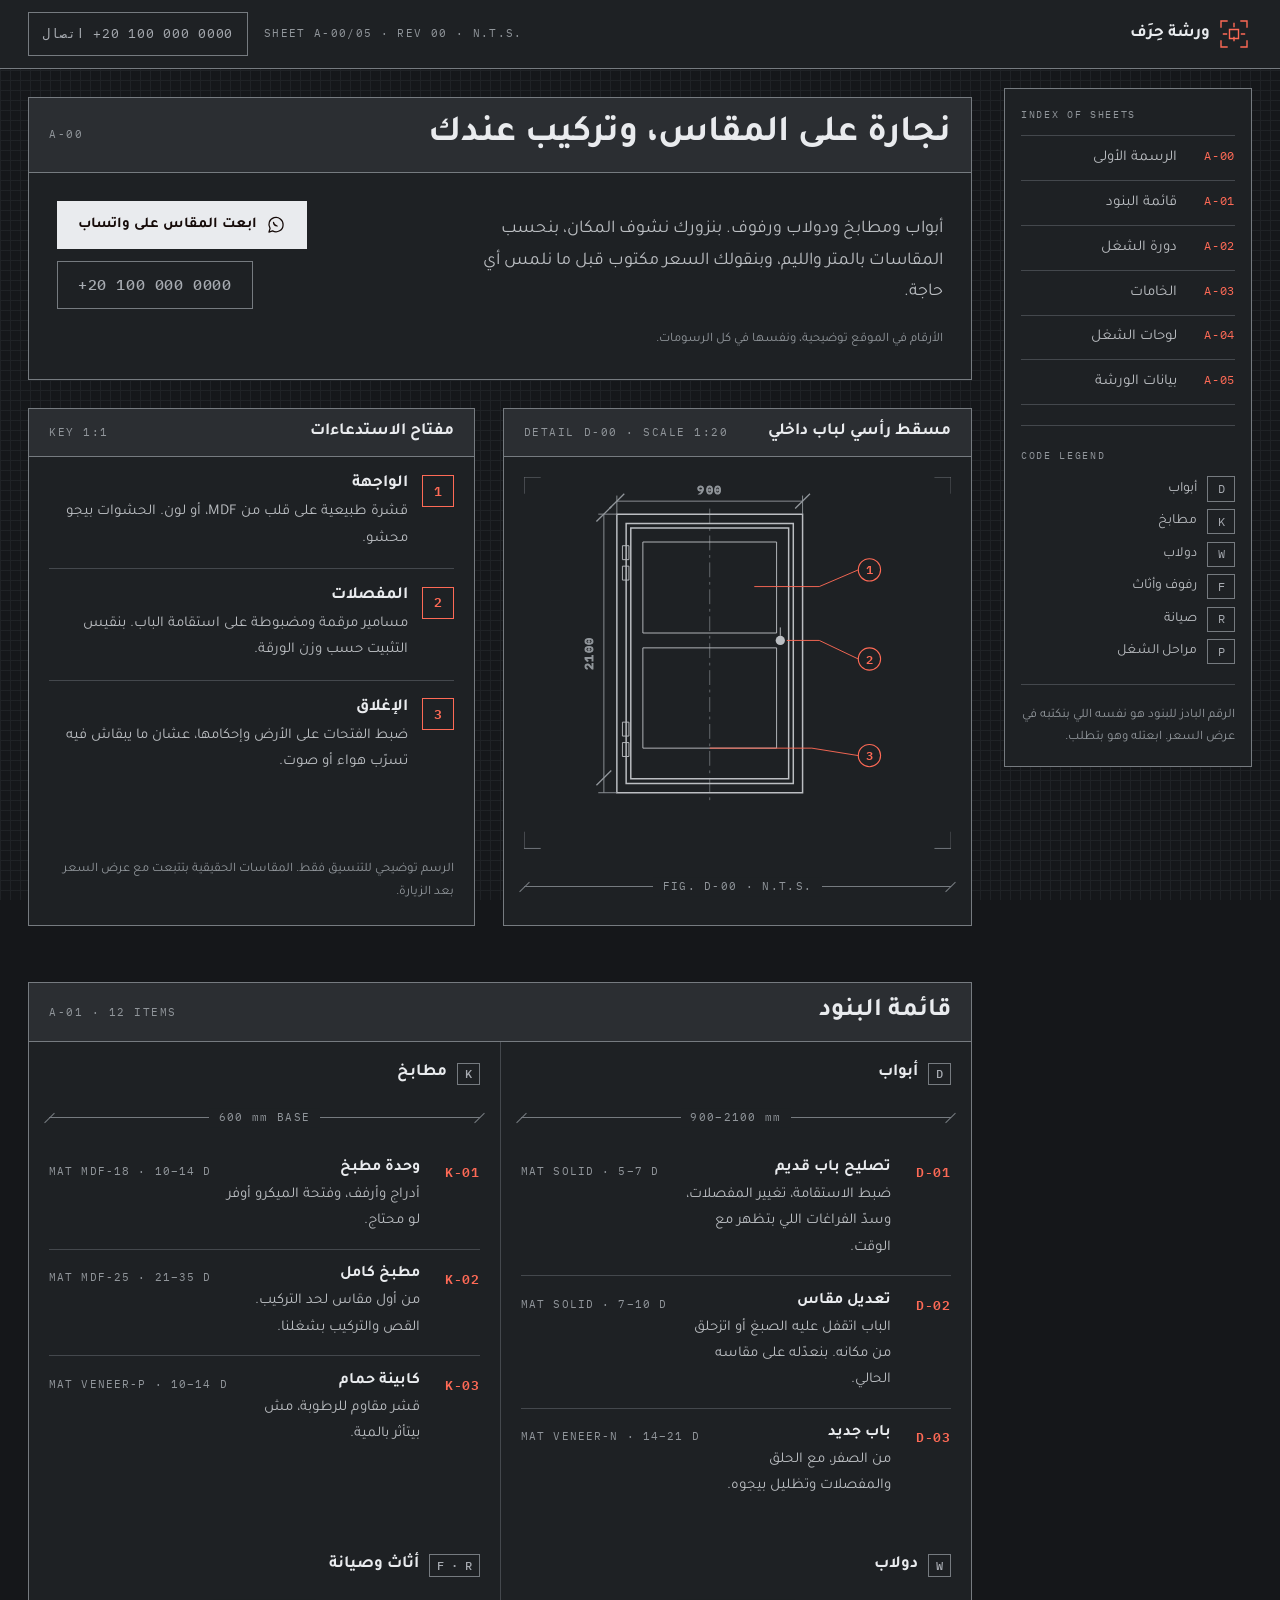
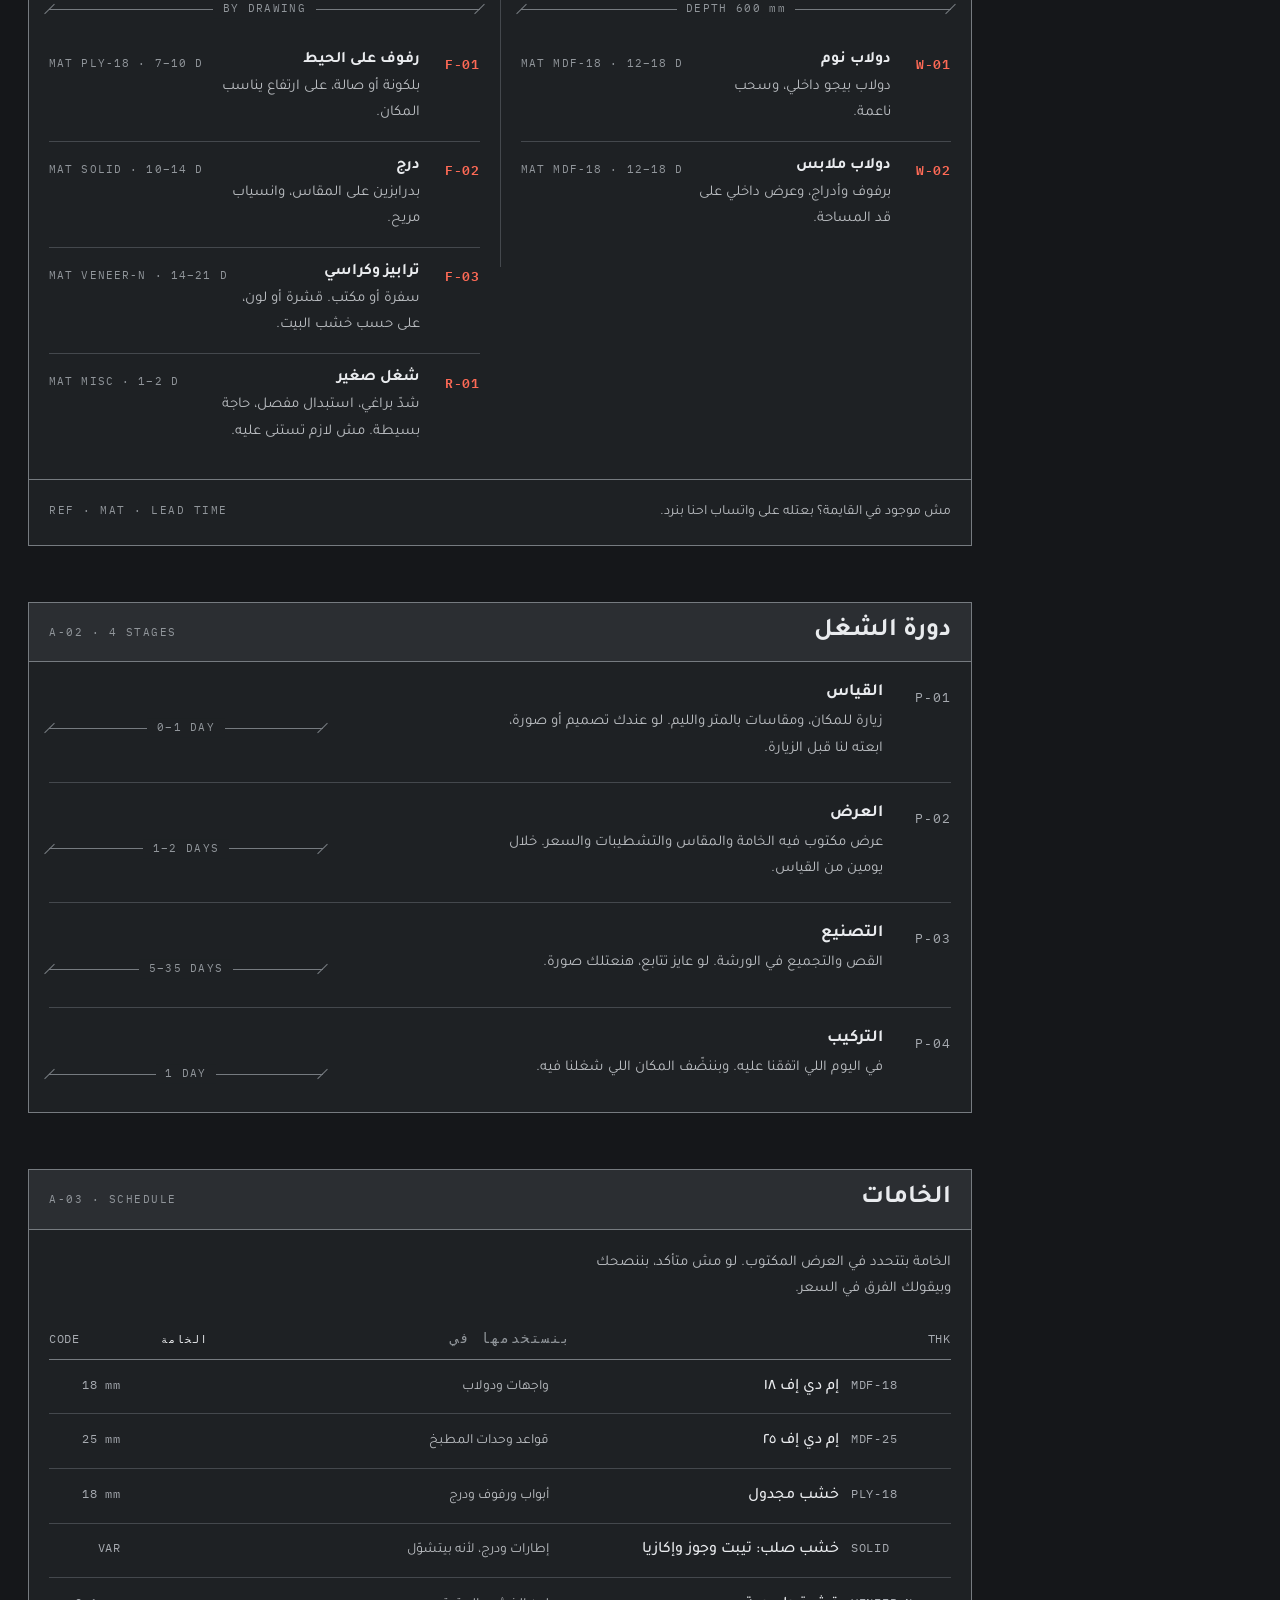
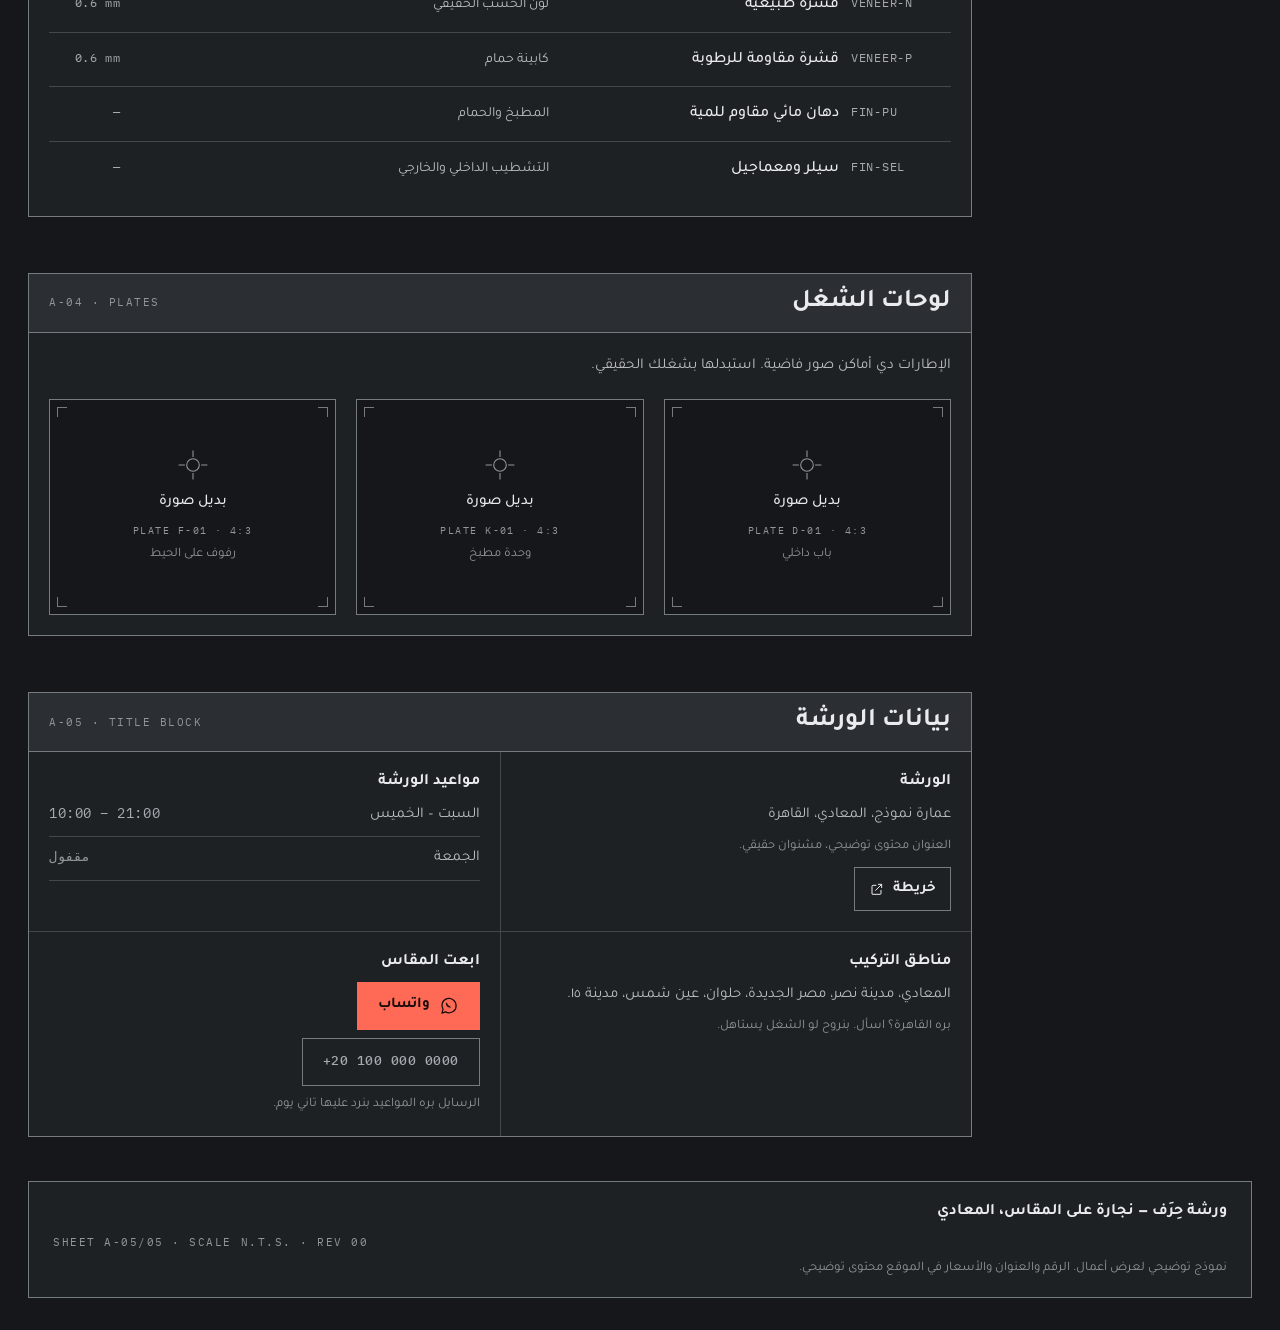
<file: proto-harf-spec/index.html>
<!DOCTYPE html>
<html lang="ar" dir="rtl">
<head>
<meta charset="utf-8">
<meta name="viewport" content="width=device-width, initial-scale=1">
<title>ورشة حِرَف — لوحات النجارة على المقاس، المعادي، القاهرة</title>
<meta name="description" content="ورشة حِرَف، نجارة على المقاس في المعادي: أبواب ومطابخ ودولاب ورفوف. قياس، عرض مكتوب، تصنيع، تركيب. واتساب ٠١٠٠٠٠٠٠٠٠٠.">
<meta name="color-scheme" content="dark">
<meta name="theme-color" content="#1E2124">
<link rel="preconnect" href="https://fonts.googleapis.com">
<link rel="preconnect" href="https://fonts.gstatic.com" crossorigin">
<link href="https://fonts.googleapis.com/css2?family=Tajawal:wght@400;500;700&family=IBM+Plex+Mono:wght@400;500;600&display=swap" rel="stylesheet">
<link rel="stylesheet" href="style.css">
</head>
<body>

<a class="skip" href="#main">تخطَّ إلى المحتوى</a>

<!-- ══ SHEET HEADER ═════════════════════════════════════════════════════ -->
<header class="bar">
  <div class="bar-in">
    <a class="brand" href="#top">
      <svg class="brand-mark" viewBox="0 0 28 28" aria-hidden="true" focusable="false"
           fill="none" stroke="currentColor" stroke-width="1.4" stroke-linecap="square">
        <path d="M1 7V1h6M21 1h6v6M27 21v6h-6M7 27H1v-6"/>
        <path d="M9.5 9.5h9v9h-9z"/>
        <path d="M14 3.5v3M14 17.5v3M3.5 14h3M21.5 14h3"/>
      </svg>
      <span class="brand-name">ورشة حِرَف</span>
    </a>

    <p class="bar-sheet mono" aria-hidden="true">
      <span>SHEET</span> A-00/05 <span>·</span> <span>REV</span> 00 <span>·</span> <span>N.T.S.</span>
    </p>

    <div class="bar-end">
      <a class="bar-tel mono" href="tel:+201000000000" dir="ltr">
        <span class="bar-tel-lbl">اتصال</span> +20 100 000 0000
      </a>
      <button class="nav-toggle" type="button" aria-expanded="false" aria-controls="index">
        <span class="nav-toggle-box" aria-hidden="true">
          <svg viewBox="0 0 20 20" fill="none" stroke="currentColor" stroke-width="1.4">
            <path d="M2 5h16M2 10h16M2 15h16"/>
          </svg>
        </span>
        <span class="sr-only">فتح فهرس اللوحات</span>
      </button>
    </div>
  </div>
</header>

<!-- ══ SHEET BODY: index rail + drawing area ════════════════════════════ -->
<div class="sheet">

  <!-- ── PERSISTENT INDEX RAIL ────────────────────────────────────────── -->
  <aside class="rail">
    <nav class="index" id="index" aria-label="فهرس اللوحات">
      <p class="index-cap mono" aria-hidden="true">INDEX OF SHEETS</p>
      <ol class="index-list">
        <li><a href="#top"><span class="index-code mono">A-00</span><span class="index-name">الرسمة الأولى</span></a></li>
        <li><a href="#items"><span class="index-code mono">A-01</span><span class="index-name">قائمة البنود</span></a></li>
        <li><a href="#proc"><span class="index-code mono">A-02</span><span class="index-name">دورة الشغل</span></a></li>
        <li><a href="#spec"><span class="index-code mono">A-03</span><span class="index-name">الخامات</span></a></li>
        <li><a href="#shots"><span class="index-code mono">A-04</span><span class="index-name">لوحات الشغل</span></a></li>
        <li><a href="#visit"><span class="index-code mono">A-05</span><span class="index-name">بيانات الورشة</span></a></li>
      </ol>
    </nav>

    <div class="rail-legend">
      <p class="legend-cap mono" aria-hidden="true">CODE LEGEND</p>
      <ul class="legend">
        <li><bdi class="mono">D</bdi><span>أبواب</span></li>
        <li><bdi class="mono">K</bdi><span>مطابخ</span></li>
        <li><bdi class="mono">W</bdi><span>دولاب</span></li>
        <li><bdi class="mono">F</bdi><span>رفوف وأثاث</span></li>
        <li><bdi class="mono">R</bdi><span>صيانة</span></li>
        <li><bdi class="mono">P</bdi><span>مراحل الشغل</span></li>
      </ul>
    </div>

    <p class="rail-note">
      الرقم البادز للبنود هو نفسه اللي بنكتبه في عرض السعر. ابعتله وهو بتطلب.
    </p>
  </aside>

  <main id="main">

    <!-- ── A-00  DRAWING + CALLOUT ────────────────────────────────────── -->
    <section class="sheet-area hero" id="top">
      <div class="frame">
        <div class="fbar">
          <h1 class="fbar-h">نجارة على المقاس، وتركيب عندك</h1>
          <span class="fbar-code mono" aria-hidden="true">A-00</span>
        </div>

        <div class="hero-body">
          <p class="lede">
            أبواب ومطابخ ودولاب ورفوف. بنزورك نشوف المكان، بنحسب المقاسات بالمتر والليم،
            وبنقولك السعر مكتوب قبل ما نلمس أي حاجة.
          </p>

          <div class="hero-actions">
            <a class="btn btn-ink" href="https://wa.me/201000000000" rel="noopener">
              <svg viewBox="0 0 24 24" aria-hidden="true" focusable="false" fill="none" stroke="currentColor" stroke-width="1.5">
                <path d="M20.5 11.6a8.5 8.5 0 0 1-12.6 7.5L3.5 20.5l1.4-4.4A8.5 8.5 0 1 1 20.5 11.6Z" stroke-linejoin="round"/>
                <path d="M9 8.8c.3 2.4 2 4.1 4.4 4.4" stroke-linecap="round"/>
              </svg>
              ابعت المقاس على واتساب
            </a>
            <a class="btn btn-ghost mono" href="tel:+201000000000" dir="ltr">+20 100 000 0000</a>
          </div>

          <p class="hero-fine">
            الأرقام في الموقع توضيحية، ونفسها في كل الرسومات.
          </p>
        </div>
      </div>

      <div class="hero-pair">
        <!-- the plotted drawing -->
        <figure class="frame drawing">
          <div class="fbar">
            <h2 class="fbar-h fbar-h-sm">مسقط رأسي لباب داخلي</h2>
            <span class="fbar-code mono" aria-hidden="true">DETAIL D-00 · SCALE 1:20</span>
          </div>
          <div class="drawing-box">
            <svg class="plot" viewBox="0 0 460 400" role="img"
                 aria-label="مسقط رأسي مرسوم لباب داخلي، عليه خطوط أبعاد عرض 900 مليمتر وارتفاع 2100 مليمتر، وثلاث استدعاءات مرقمة.">
              <!-- crop marks -->
              <g class="p-crop">
                <path d="M0 18V0h18M442 0h18v18M460 382v18h-18M18 400H0v-18"/>
              </g>
              <!-- centre line -->
              <path class="p-centre" d="M200 34V352"/>
              <!-- frame + leaf -->
              <g class="p-line">
                <path d="M100 40h200v300H100z"/>
                <path d="M110 50h180v280H110z"/>
                <path d="M115 55h170v270H115z"/>
              </g>
              <!-- recessed panels -->
              <g class="p-thin">
                <path d="M128 70h144v98H128z"/>
                <path d="M128 184h144v108H128z"/>
              </g>
              <!-- hinges + handle -->
              <g class="p-thin">
                <path d="M106 74h7v15h-7zM106 96h7v15h-7zM106 264h7v15h-7zM106 286h7v15h-7z"/>
                <circle class="p-fill" cx="276" cy="176" r="5"/>
                <path d="M276 171v-9"/>
              </g>
              <!-- horizontal dimension: width -->
              <g class="p-dim">
                <path d="M100 40V20M300 40V20M100 26h200"/>
                <path class="p-tick" d="M92 34l16-16M292 34l16-16"/>
                <text class="p-val" x="200" y="18" text-anchor="middle">900</text>
              </g>
              <!-- vertical dimension: height -->
              <g class="p-dim">
                <path d="M100 40H80M100 340H80M86 40v300"/>
                <path class="p-tick" d="M78 48l16-16M78 332l16-16"/>
                <text class="p-val" x="74" y="190" text-anchor="middle" transform="rotate(-90 74 190)">2100</text>
              </g>
              <!-- callout leaders + bubbles -->
              <g class="p-lead">
                <path d="M248 118h70l42-18"/>
                <path d="M283 176h35l42 20"/>
                <path d="M200 292h110l50 8"/>
              </g>
              <g class="p-call">
                <circle cx="372" cy="100" r="12"/>
                <circle cx="372" cy="196" r="12"/>
                <circle cx="372" cy="300" r="12"/>
                <text x="372" y="105" text-anchor="middle">1</text>
                <text x="372" y="201" text-anchor="middle">2</text>
                <text x="372" y="305" text-anchor="middle">3</text>
              </g>
            </svg>
          </div>
          <div class="dim dim--panel">
            <span class="dim-tick-end" aria-hidden="true"></span>
            <span class="dim-val mono" aria-hidden="true">FIG. D-00 · N.T.S.</span>
          </div>
        </figure>

        <!-- the callout key -->
        <div class="frame key">
          <div class="fbar">
            <h2 class="fbar-h fbar-h-sm">مفتاح الاستدعاءات</h2>
            <span class="fbar-code mono" aria-hidden="true">KEY 1:1</span>
          </div>
          <ol class="key-list">
            <li>
              <span class="key-n mono" aria-hidden="true">1</span>
              <div>
                <h3>الواجهة</h3>
                <p>قشرة طبيعية على قلب من <bdi>MDF</bdi>، أو لون. الحشوات بيجو محشو.</p>
              </div>
            </li>
            <li>
              <span class="key-n mono" aria-hidden="true">2</span>
              <div>
                <h3>المفصلات</h3>
                <p>مسامير مرقمة ومضبوطة على استقامة الباب. بنقيس التثبيت حسب وزن الورقة.</p>
              </div>
            </li>
            <li>
              <span class="key-n mono" aria-hidden="true">3</span>
              <div>
                <h3>الإغلاق</h3>
                <p>ضبط الفتحات على الأرض وإحكامها، عشان ما يبقاش فيه تسرّب هواء أو صوت.</p>
              </div>
            </li>
          </ol>
          <p class="key-foot">
            الرسم توضيحي للتنسيق فقط. المقاسات الحقيقية بتتبعت مع عرض السعر بعد الزيارة.
          </p>
        </div>
      </div>
    </section>

    <!-- ── A-01  ITEM LIST ────────────────────────────────────────────── -->
    <section class="sheet-area" id="items">
      <div class="frame">
        <div class="fbar">
          <h2 class="fbar-h">قائمة البنود</h2>
          <span class="fbar-code mono" aria-hidden="true">A-01 · 12 ITEMS</span>
        </div>

        <div class="items-grid">

          <section class="disc">
            <h3 class="disc-h"><bdi class="mono">D</bdi> أبواب</h3>
            <div class="dim dim--panel">
              <span class="dim-tick-end" aria-hidden="true"></span>
              <span class="dim-val mono" aria-hidden="true">900–2100 mm</span>
            </div>
            <ul class="items">
              <li class="item">
                <span class="ref mono" aria-hidden="true">D-01</span>
                <div class="item-b">
                  <h4>تصليح باب قديم</h4>
                  <p>ضبط الاستقامة، تغيير المفصلات، وسدّ الفراغات اللي بتظهر مع الوقت.</p>
                </div>
                <p class="item-m mono" aria-hidden="true">MAT SOLID · 5–7 D</p>
              </li>
              <li class="item">
                <span class="ref mono" aria-hidden="true">D-02</span>
                <div class="item-b">
                  <h4>تعديل مقاس</h4>
                  <p>الباب اتقفل عليه الصبغ أو اتزحلق من مكانه. بنعدّله على مقاسه الحالي.</p>
                </div>
                <p class="item-m mono" aria-hidden="true">MAT SOLID · 7–10 D</p>
              </li>
              <li class="item">
                <span class="ref mono" aria-hidden="true">D-03</span>
                <div class="item-b">
                  <h4>باب جديد</h4>
                  <p>من الصفر، مع الحلق والمفصلات وتظليل بيجوه.</p>
                </div>
                <p class="item-m mono" aria-hidden="true">MAT VENEER-N · 14–21 D</p>
              </li>
            </ul>
          </section>

          <section class="disc">
            <h3 class="disc-h"><bdi class="mono">K</bdi> مطابخ</h3>
            <div class="dim dim--panel">
              <span class="dim-tick-end" aria-hidden="true"></span>
              <span class="dim-val mono" aria-hidden="true">600 mm BASE</span>
            </div>
            <ul class="items">
              <li class="item">
                <span class="ref mono" aria-hidden="true">K-01</span>
                <div class="item-b">
                  <h4>وحدة مطبخ</h4>
                  <p>أدراج وأرفف، وفتحة الميكرو أوفر لو محتاج.</p>
                </div>
                <p class="item-m mono" aria-hidden="true">MAT MDF-18 · 10–14 D</p>
              </li>
              <li class="item">
                <span class="ref mono" aria-hidden="true">K-02</span>
                <div class="item-b">
                  <h4>مطبخ كامل</h4>
                  <p>من أول مقاس لحد التركيب. القص والتركيب بشغلنا.</p>
                </div>
                <p class="item-m mono" aria-hidden="true">MAT MDF-25 · 21–35 D</p>
              </li>
              <li class="item">
                <span class="ref mono" aria-hidden="true">K-03</span>
                <div class="item-b">
                  <h4>كابينة حمام</h4>
                  <p>قشر مقاوم للرطوبة، مش بيتأثر بالمية.</p>
                </div>
                <p class="item-m mono" aria-hidden="true">MAT VENEER-P · 10–14 D</p>
              </li>
            </ul>
          </section>

          <section class="disc">
            <h3 class="disc-h"><bdi class="mono">W</bdi> دولاب</h3>
            <div class="dim dim--panel">
              <span class="dim-tick-end" aria-hidden="true"></span>
              <span class="dim-val mono" aria-hidden="true">DEPTH 600 mm</span>
            </div>
            <ul class="items">
              <li class="item">
                <span class="ref mono" aria-hidden="true">W-01</span>
                <div class="item-b">
                  <h4>دولاب نوم</h4>
                  <p>دولاب بيجو داخلي، وسحب ناعمة.</p>
                </div>
                <p class="item-m mono" aria-hidden="true">MAT MDF-18 · 12–18 D</p>
              </li>
              <li class="item">
                <span class="ref mono" aria-hidden="true">W-02</span>
                <div class="item-b">
                  <h4>دولاب ملابس</h4>
                  <p>برفوف وأدراج، وعرض داخلي على قد المساحة.</p>
                </div>
                <p class="item-m mono" aria-hidden="true">MAT MDF-18 · 12–18 D</p>
              </li>
            </ul>
          </section>

          <section class="disc">
            <h3 class="disc-h"><bdi class="mono">F · R</bdi> أثاث وصيانة</h3>
            <div class="dim dim--panel">
              <span class="dim-tick-end" aria-hidden="true"></span>
              <span class="dim-val mono" aria-hidden="true">BY DRAWING</span>
            </div>
            <ul class="items">
              <li class="item">
                <span class="ref mono" aria-hidden="true">F-01</span>
                <div class="item-b">
                  <h4>رفوف على الحيط</h4>
                  <p>بلكونة أو صالة، على ارتفاع يناسب المكان.</p>
                </div>
                <p class="item-m mono" aria-hidden="true">MAT PLY-18 · 7–10 D</p>
              </li>
              <li class="item">
                <span class="ref mono" aria-hidden="true">F-02</span>
                <div class="item-b">
                  <h4>درج</h4>
                  <p>بدرابزين على المقاس، وانسياب مريح.</p>
                </div>
                <p class="item-m mono" aria-hidden="true">MAT SOLID · 10–14 D</p>
              </li>
              <li class="item">
                <span class="ref mono" aria-hidden="true">F-03</span>
                <div class="item-b">
                  <h4>ترابيز وكراسي</h4>
                  <p>سفرة أو مكتب. قشرة أو لون، على حسب خشب البيت.</p>
                </div>
                <p class="item-m mono" aria-hidden="true">MAT VENEER-N · 14–21 D</p>
              </li>
              <li class="item">
                <span class="ref mono" aria-hidden="true">R-01</span>
                <div class="item-b">
                  <h4>شغل صغير</h4>
                  <p>شدّ براغي، استبدال مفصل، حاجة بسيطة. مش لازم تستنى عليه.</p>
                </div>
                <p class="item-m mono" aria-hidden="true">MAT MISC · 1–2 D</p>
              </li>
            </ul>
          </section>

        </div>

        <p class="items-foot">
          مش موجود في القايمة؟ بعتله على واتساب احنا بنرد.
          <span class="mono">REF · MAT · LEAD TIME</span>
        </p>
      </div>
    </section>

    <!-- ── A-02  PROCEDURE ────────────────────────────────────────────── -->
    <section class="sheet-area" id="proc">
      <div class="frame">
        <div class="fbar">
          <h2 class="fbar-h">دورة الشغل</h2>
          <span class="fbar-code mono" aria-hidden="true">A-02 · 4 STAGES</span>
        </div>

        <ol class="proc">
          <li class="proc-item">
            <p class="proc-code mono" aria-hidden="true">P-01</p>
            <div class="proc-text">
              <h3>القياس</h3>
              <p>زيارة للمكان، ومقاسات بالمتر والليم. لو عندك تصميم أو صورة، ابعته لنا قبل الزيارة.</p>
            </div>
            <div class="dim dim--panel proc-dim">
              <span class="dim-tick-end" aria-hidden="true"></span>
              <span class="dim-val mono" aria-hidden="true">0–1 DAY</span>
            </div>
          </li>
          <li class="proc-item">
            <p class="proc-code mono" aria-hidden="true">P-02</p>
            <div class="proc-text">
              <h3>العرض</h3>
              <p>عرض مكتوب فيه الخامة والمقاس والتشطيبات والسعر. خلال يومين من القياس.</p>
            </div>
            <div class="dim dim--panel proc-dim">
              <span class="dim-tick-end" aria-hidden="true"></span>
              <span class="dim-val mono" aria-hidden="true">1–2 DAYS</span>
            </div>
          </li>
          <li class="proc-item">
            <p class="proc-code mono" aria-hidden="true">P-03</p>
            <div class="proc-text">
              <h3>التصنيع</h3>
              <p>القص والتجميع في الورشة. لو عايز تتابع، هنعتلك صورة.</p>
            </div>
            <div class="dim dim--panel proc-dim">
              <span class="dim-tick-end" aria-hidden="true"></span>
              <span class="dim-val mono" aria-hidden="true">5–35 DAYS</span>
            </div>
          </li>
          <li class="proc-item">
            <p class="proc-code mono" aria-hidden="true">P-04</p>
            <div class="proc-text">
              <h3>التركيب</h3>
              <p>في اليوم اللي اتفقنا عليه. وبننضّف المكان اللي شغلنا فيه.</p>
            </div>
            <div class="dim dim--panel proc-dim">
              <span class="dim-tick-end" aria-hidden="true"></span>
              <span class="dim-val mono" aria-hidden="true">1 DAY</span>
            </div>
          </li>
        </ol>
      </div>
    </section>

    <!-- ── A-03  MATERIALS ────────────────────────────────────────────── -->
    <section class="sheet-area" id="spec">
      <div class="frame">
        <div class="fbar">
          <h2 class="fbar-h">الخامات</h2>
          <span class="fbar-code mono" aria-hidden="true">A-03 · SCHEDULE</span>
        </div>

        <p class="spec-lede">
          الخامة بتتحدد في العرض المكتوب. لو مش متأكد، بننصحك وبيقولك الفرق في السعر.
        </p>

        <div class="sched" role="table" aria-label="جدول الخامات">
          <p class="sched-row sched-head" aria-hidden="true">
            <span class="mono">CODE</span><span>الخامة</span><span>بنستخدمها في</span><span class="mono">THK</span>
          </p>
          <p class="sched-row"><span class="mono">MDF-18</span><span>إم دي إف ١٨</span><span>واجهات ودولاب</span><span class="mono">18 mm</span></p>
          <p class="sched-row"><span class="mono">MDF-25</span><span>إم دي إف ٢٥</span><span>قواعد وحدات المطبخ</span><span class="mono">25 mm</span></p>
          <p class="sched-row"><span class="mono">PLY-18</span><span>خشب مجدول</span><span>أبواب ورفوف ودرج</span><span class="mono">18 mm</span></p>
          <p class="sched-row"><span class="mono">SOLID</span><span>خشب صلب: تيبت وجوز وإكازيا</span><span>إطارات ودرج، لأنه بيتشوّل</span><span class="mono">VAR</span></p>
          <p class="sched-row"><span class="mono">VENEER-N</span><span>قشرة طبيعية</span><span>لون الخشب الحقيقي</span><span class="mono">0.6 mm</span></p>
          <p class="sched-row"><span class="mono">VENEER-P</span><span>قشرة مقاومة للرطوبة</span><span>كابينة حمام</span><span class="mono">0.6 mm</span></p>
          <p class="sched-row"><span class="mono">FIN-PU</span><span>دهان مائي مقاوم للمية</span><span>المطبخ والحمام</span><span class="mono">—</span></p>
          <p class="sched-row"><span class="mono">FIN-SEL</span><span>سيلر ومعماجيل</span><span>التشطيب الداخلي والخارجي</span><span class="mono">—</span></p>
        </div>
      </div>
    </section>

    <!-- ── A-04  PLACEHOLDER PLATES ───────────────────────────────────── -->
    <section class="sheet-area" id="shots">
      <div class="frame">
        <div class="fbar">
          <h2 class="fbar-h">لوحات الشغل</h2>
          <span class="fbar-code mono" aria-hidden="true">A-04 · PLATES</span>
        </div>

        <p class="spec-lede">الإطارات دي أماكن صور فاضية. استبدلها بشغلك الحقيقي.</p>

        <ul class="plates">
          <li>
            <div class="plate" role="img" aria-label="مكان صورة: باب داخلي">
              <span class="plate-crop" aria-hidden="true"></span>
              <svg class="plate-x" viewBox="0 0 40 40" aria-hidden="true" focusable="false"
                   fill="none" stroke="currentColor" stroke-width="1.2">
                <circle cx="20" cy="20" r="7"/>
                <path d="M20 4v7M20 29v7M4 20h7M29 20h7"/>
              </svg>
              <span class="plate-label">بديل صورة</span>
              <span class="plate-ref mono" aria-hidden="true">PLATE D-01 · 4:3</span>
              <span class="plate-cap">باب داخلي</span>
            </div>
          </li>
          <li>
            <div class="plate" role="img" aria-label="مكان صورة: وحدة مطبخ">
              <span class="plate-crop" aria-hidden="true"></span>
              <svg class="plate-x" viewBox="0 0 40 40" aria-hidden="true" focusable="false"
                   fill="none" stroke="currentColor" stroke-width="1.2">
                <circle cx="20" cy="20" r="7"/>
                <path d="M20 4v7M20 29v7M4 20h7M29 20h7"/>
              </svg>
              <span class="plate-label">بديل صورة</span>
              <span class="plate-ref mono" aria-hidden="true">PLATE K-01 · 4:3</span>
              <span class="plate-cap">وحدة مطبخ</span>
            </div>
          </li>
          <li>
            <div class="plate" role="img" aria-label="مكان صورة: رفوف على الحيط">
              <span class="plate-crop" aria-hidden="true"></span>
              <svg class="plate-x" viewBox="0 0 40 40" aria-hidden="true" focusable="false"
                   fill="none" stroke="currentColor" stroke-width="1.2">
                <circle cx="20" cy="20" r="7"/>
                <path d="M20 4v7M20 29v7M4 20h7M29 20h7"/>
              </svg>
              <span class="plate-label">بديل صورة</span>
              <span class="plate-ref mono" aria-hidden="true">PLATE F-01 · 4:3</span>
              <span class="plate-cap">رفوف على الحيط</span>
            </div>
          </li>
        </ul>
      </div>
    </section>

    <!-- ── A-05  TITLE BLOCK / VISIT ──────────────────────────────────── -->
    <section class="sheet-area" id="visit">
      <div class="frame">
        <div class="fbar">
          <h2 class="fbar-h">بيانات الورشة</h2>
          <span class="fbar-code mono" aria-hidden="true">A-05 · TITLE BLOCK</span>
        </div>

        <div class="block">
          <div class="block-cell">
            <h3>الورشة</h3>
            <p>عمارة نموذج، المعادي، القاهرة</p>
            <p class="fine">العنوان محتوى توضيحي، مشنوان حقيقي.</p>
            <a class="link" href="https://www.google.com/maps/search/?api=1&amp;query=%D8%A7%D9%84%D9%85%D8%B9%D8%A7%D8%AF%D9%8A%20%D8%A7%D9%84%D9%82%D8%A7%D9%87%D8%B1%D8%A9"
               target="_blank" rel="noopener">
              <span>خريطة</span>
              <svg viewBox="0 0 24 24" aria-hidden="true" focusable="false" fill="none" stroke="currentColor" stroke-width="1.5">
                <path d="M14 5h5v5" stroke-linecap="round" stroke-linejoin="round"/>
                <path d="M19 5 10 14" stroke-linecap="round"/>
                <path d="M18 14v4.5a1.5 1.5 0 0 1-1.5 1.5H6A1.5 1.5 0 0 1 4.5 18V8A1.5 1.5 0 0 1 6 6.5h4.5" stroke-linecap="round"/>
              </svg>
            </a>
          </div>

          <div class="block-cell">
            <h3>مواعيد الورشة</h3>
            <ul class="hours">
              <li><span>السبت – الخميس</span><bdi class="mono">10:00 – 21:00</bdi></li>
              <li><span>الجمعة</span><span class="hours-off">مقفول</span></li>
            </ul>
          </div>

          <div class="block-cell">
            <h3>مناطق التركيب</h3>
            <p>المعادي، مدينة نصر، مصر الجديدة، حلوان، عين شمس، مدينة ١٥.</p>
            <p class="fine">بره القاهرة؟ اسأل. بنروح لو الشغل يستاهل.</p>
          </div>

          <div class="block-cell block-cell-cta">
            <h3>ابعت المقاس</h3>
            <a class="btn btn-accent" href="https://wa.me/201000000000" rel="noopener">
              <svg viewBox="0 0 24 24" aria-hidden="true" focusable="false" fill="none" stroke="currentColor" stroke-width="1.5">
                <path d="M20.5 11.6a8.5 8.5 0 0 1-12.6 7.5L3.5 20.5l1.4-4.4A8.5 8.5 0 1 1 20.5 11.6Z" stroke-linejoin="round"/>
                <path d="M9 8.8c.3 2.4 2 4.1 4.4 4.4" stroke-linecap="round"/>
              </svg>
              واتساب
            </a>
            <a class="btn btn-ghost mono" href="tel:+201000000000" dir="ltr">+20 100 000 0000</a>
            <p class="fine">الرسايل بره المواعيد بنرد عليها تاني يوم.</p>
          </div>
        </div>
      </div>
    </section>

  </main>
</div>

<!-- ══ SHEET FOOTER / TITLE BLOCK ═════════════════════════════════════ -->
<footer class="foot">
  <div class="foot-in">
    <p class="foot-brand">ورشة حِرَف — نجارة على المقاس، المعادي</p>
    <p class="foot-meta mono" aria-hidden="true">
      <span>SHEET</span> A-05/05 <span>·</span> <span>SCALE</span> N.T.S. <span>·</span> <span>REV</span> 00
    </p>
    <p class="foot-fine">
      نموذج توضيحي لعرض أعمال. الرقم والعنوان والأسعار في الموقع محتوى توضيحي.
    </p>
  </div>
</footer>

<script>
  var btn = document.querySelector('.nav-toggle');
  var rail = document.querySelector('.rail');
  btn.addEventListener('click', function () {
    var open = btn.getAttribute('aria-expanded') !== 'true';
    btn.setAttribute('aria-expanded', String(open));
    rail.classList.toggle('is-open', open);
  });
  rail.addEventListener('click', function (e) {
    if (e.target.closest('a')) {
      rail.classList.remove('is-open');
      btn.setAttribute('aria-expanded', 'false');
    }
  });
  document.addEventListener('keydown', function (e) {
    if (e.key === 'Escape') {
      rail.classList.remove('is-open');
      btn.setAttribute('aria-expanded', 'false');
    }
  });
</script>

</body>
</html>
</file>
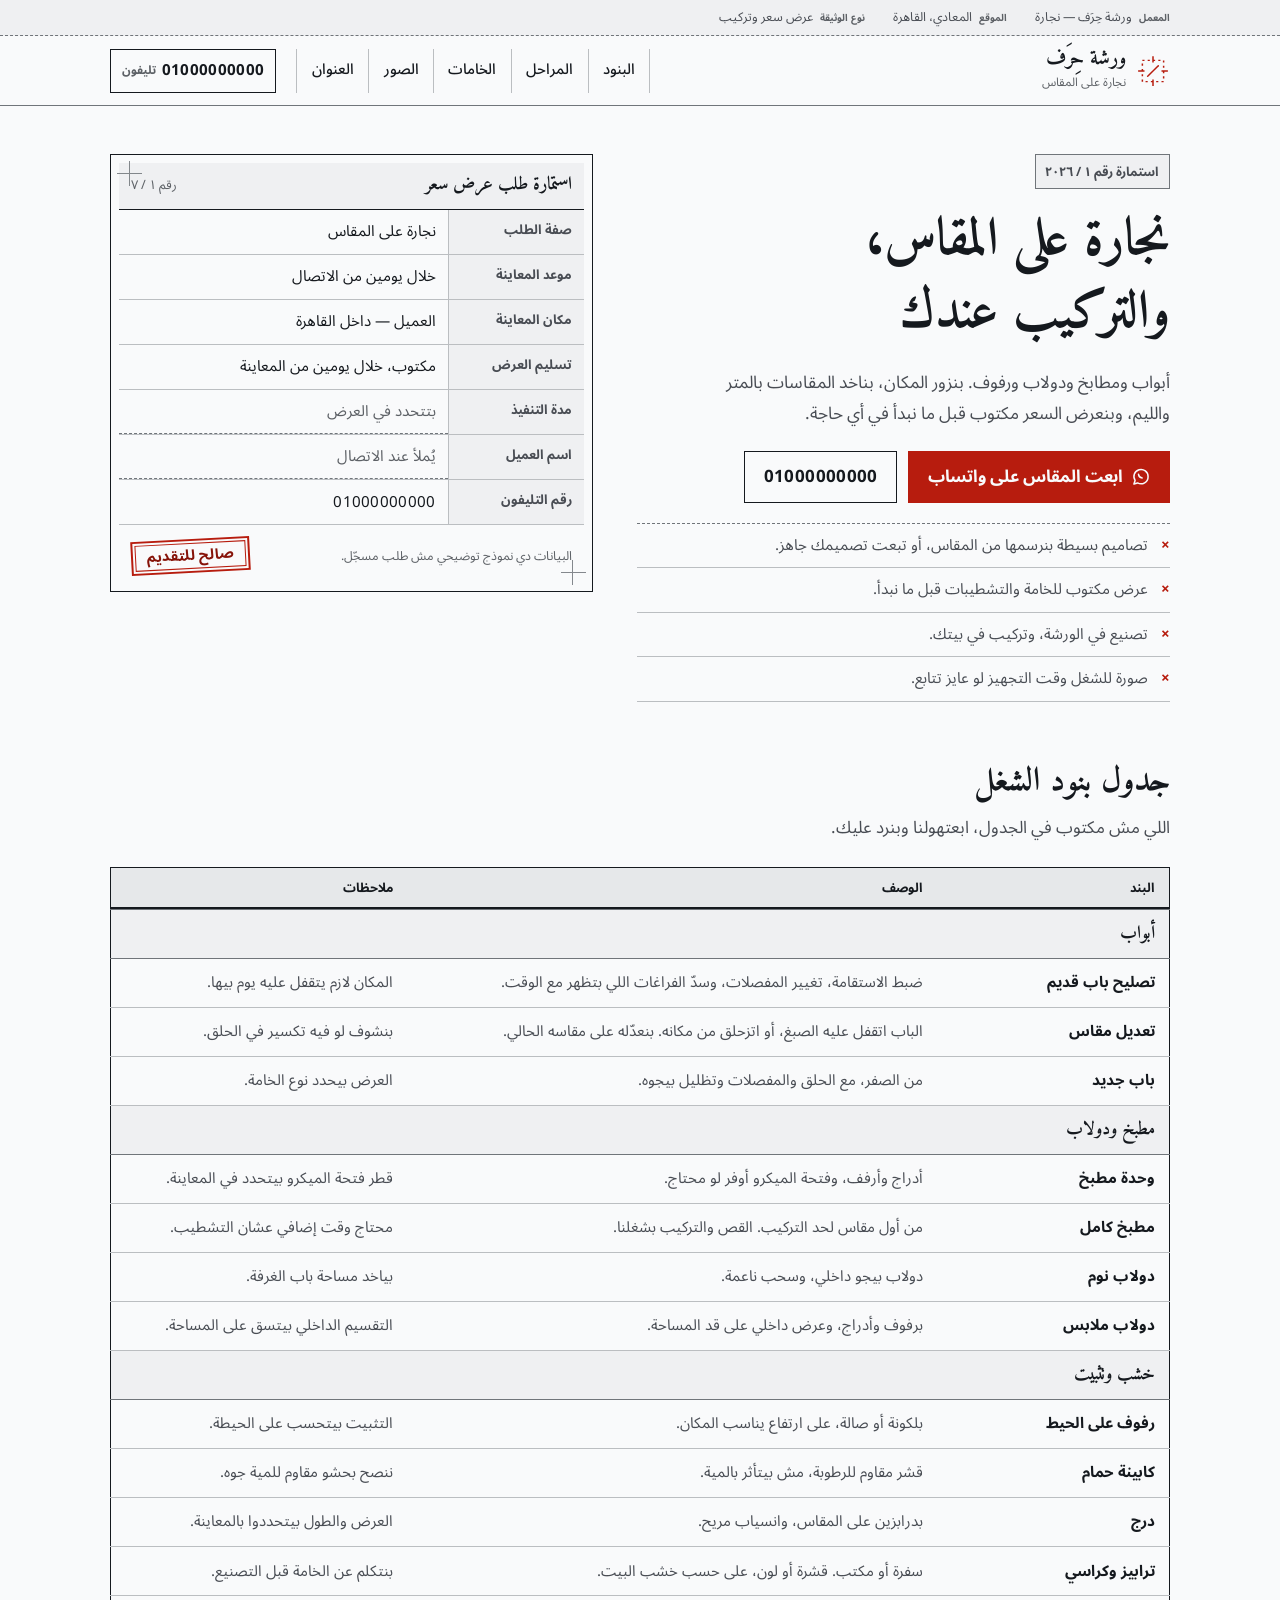
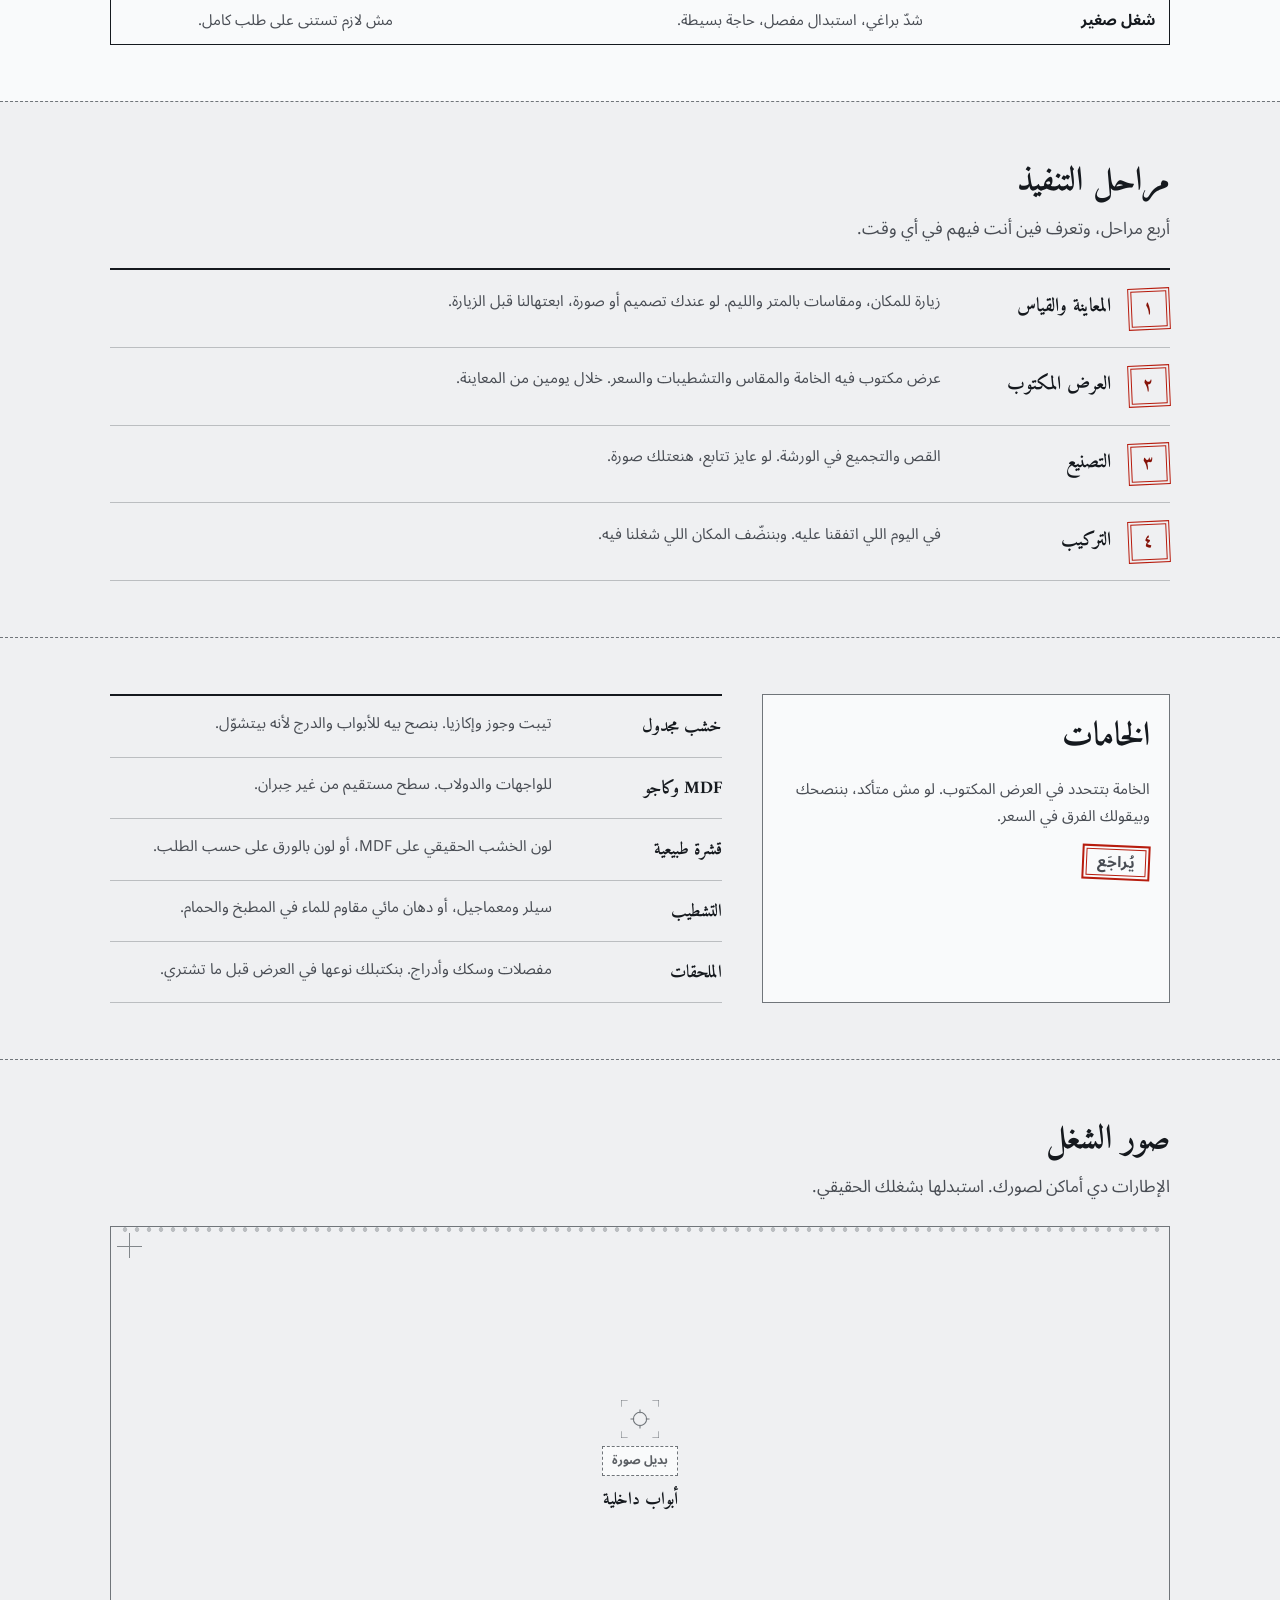
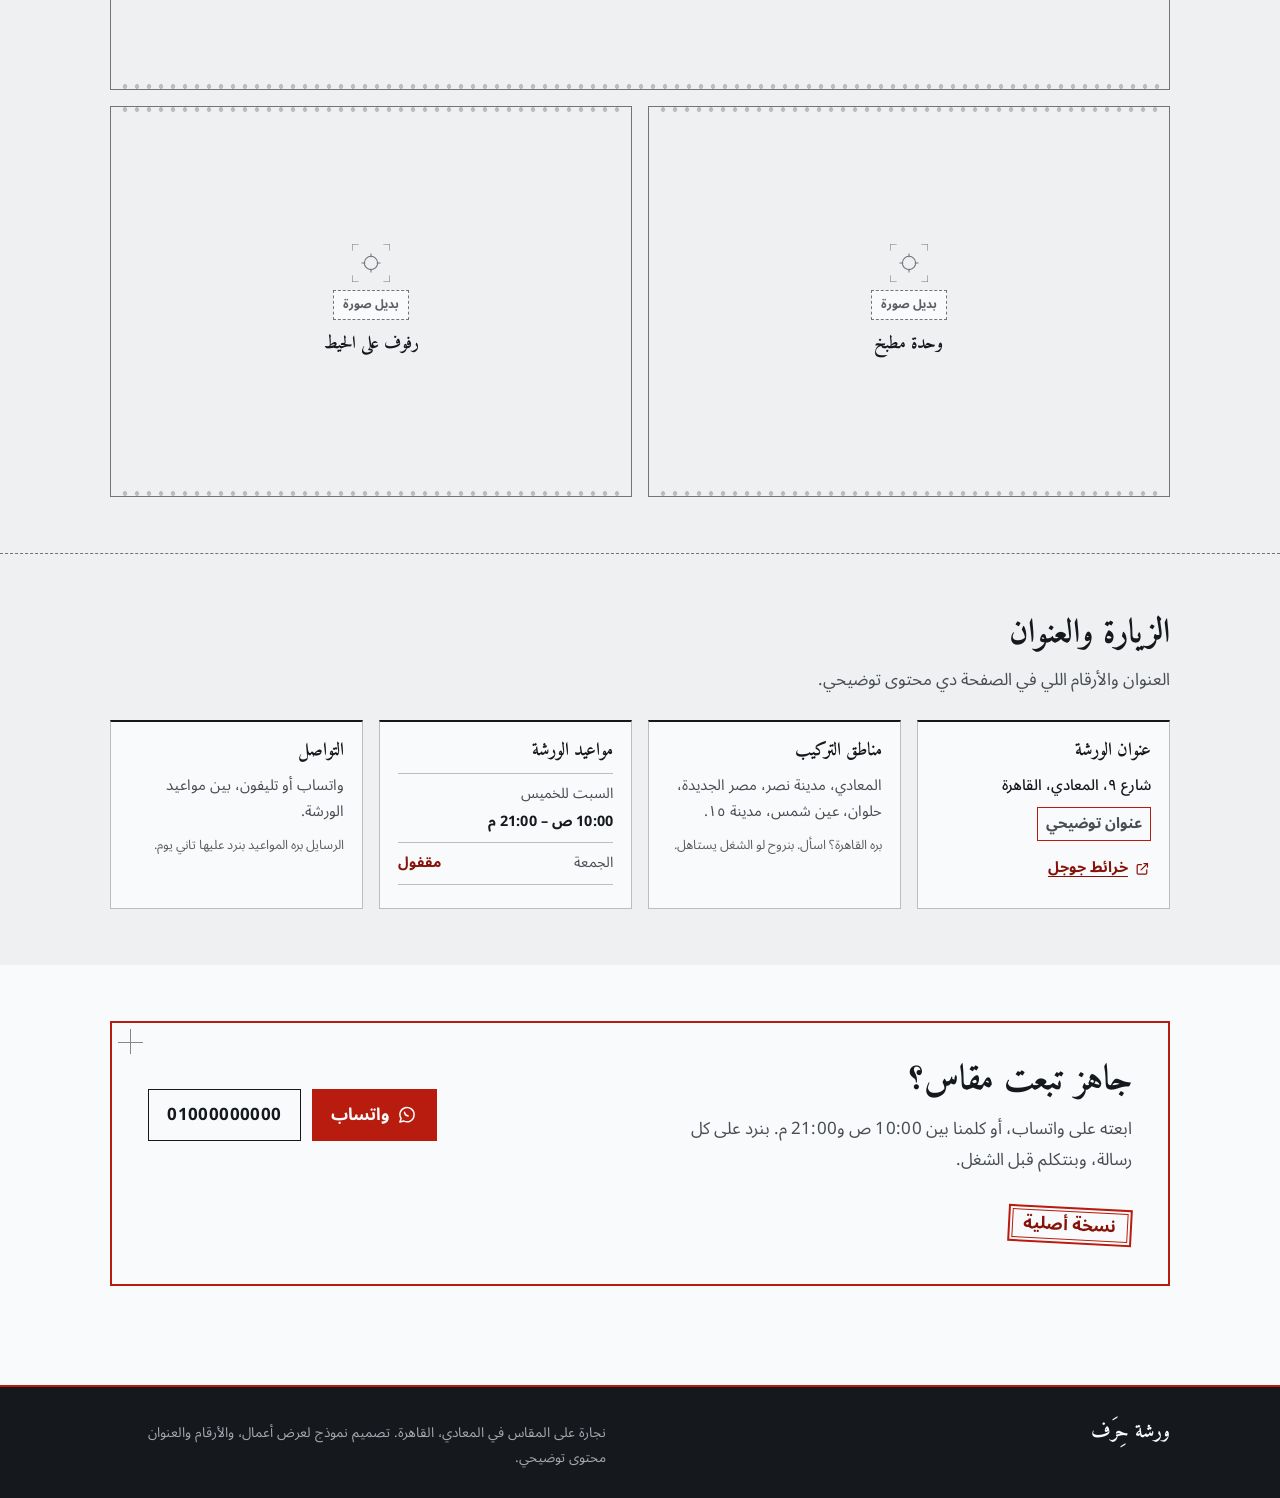
<file: proto-harf-stamp/index.html>
<!DOCTYPE html>
<html lang="ar" dir="rtl">
<head>
<meta charset="utf-8">
<meta name="viewport" content="width=device-width, initial-scale=1">
<title>ورشة حِرَف — نجارة على المقاس في المعادي، القاهرة</title>
<meta name="description" content="ورشة نجارة على المقاس في المعادي: أبواب ومطابخ ودولاب ورفوف. من المعاينة للعرض المكتوب للتصنيع والتركيب. واتساب للعرض والتركيب.">
<meta name="color-scheme" content="light">
<meta name="theme-color" content="#F9FAFB">
<link rel="preconnect" href="https://fonts.googleapis.com">
<link rel="preconnect" href="https://fonts.gstatic.com" crossorigin>
<link href="https://fonts.googleapis.com/css2?family=Amiri:wght@400;700&family=Noto+Sans+Arabic:wght@400;500;700&display=swap" rel="stylesheet">
<link rel="stylesheet" href="style.css">
</head>
<body>

<a class="skip" href="#main">تخطَّ إلى المحتوى</a>

<header class="masthead">
  <div class="docbar">
    <div class="wrap docbar-in">
      <p class="docbar-p"><span class="k">المعمل</span> ورشة حِرَف — نجارة</p>
      <p class="docbar-p"><span class="k">الموقع</span> المعادي، القاهرة</p>
      <p class="docbar-p"><span class="k">نوع الوثيقة</span> عرض سعر وتركيب</p>
    </div>
  </div>

  <div class="wrap bar">
    <a class="brand" href="#top">
      <span class="brand-mark" aria-hidden="true">
        <svg viewBox="0 0 32 32" fill="none" stroke="currentColor" stroke-width="1.4" focusable="false">
          <path d="M16 2v6M16 24v6M2 16h6M24 16h6"/>
          <path d="M6 6h20v20H6z" stroke-dasharray="2 3"/>
          <path d="M11 21l10-10" stroke-linecap="round"/>
        </svg>
      </span>
      <span class="brand-txt">
        <span class="brand-name">ورشة حِرَف</span>
        <span class="brand-sub">نجارة على المقاس</span>
      </span>
    </a>

    <nav class="nav" id="nav" aria-label="التنقل الرئيسي">
      <a href="#items">البنود</a>
      <a href="#stages">المراحل</a>
      <a href="#wood">الخامات</a>
      <a href="#shots">الصور</a>
      <a href="#visit">العنوان</a>
    </nav>

    <a class="field tel" href="tel:+201000000000">
      <span class="k">تليفون</span>
      <bdi class="num">01000000000</bdi>
    </a>

    <button class="nav-toggle" type="button" aria-expanded="false" aria-controls="nav">
      <span class="bars" aria-hidden="true"><i></i><i></i><i></i></span>
      <span class="sr-only">فتح القائمة</span>
    </button>
  </div>
</header>

<main id="main">

  <!-- ══ استمارة العرض ═══════════════════════════════════════════════════ -->
  <section class="hero" id="top">
    <div class="wrap hero-grid">

      <div class="hero-copy">
        <p class="kicker">استمارة رقم <bdi>١</bdi> / <bdi>٢٠٢٦</bdi></p>
        <h1>نجارة على المقاس، والتركيب عندك</h1>
        <p class="lede">
          أبواب ومطابخ ودولاب ورفوف. بنزور المكان، بناخد المقاسات بالمتر والليم،
          وبنعرض السعر مكتوب قبل ما نبدأ في أي حاجة.
        </p>

        <div class="actions">
          <a class="btn btn-stamp" href="https://wa.me/201000000000" rel="noopener">
            <svg viewBox="0 0 24 24" aria-hidden="true" focusable="false" fill="none" stroke="currentColor" stroke-width="1.8">
              <path d="M20.5 11.6a8.5 8.5 0 0 1-12.6 7.5L3.5 20.5l1.4-4.4A8.5 8.5 0 1 1 20.5 11.6Z" stroke-linejoin="round"/>
              <path d="M9 8.8c.3 2.4 2 4.1 4.4 4.4" stroke-linecap="round"/>
            </svg>
            ابعت المقاس على واتساب
          </a>
          <a class="btn btn-rule" href="tel:+201000000000"><bdi class="num">01000000000</bdi></a>
        </div>

        <ul class="notes">
          <li>تصاميم بسيطة بنرسمها من المقاس، أو تبعت تصميمك جاهز.</li>
          <li>عرض مكتوب للخامة والتشطيبات قبل ما نبدأ.</li>
          <li>تصنيع في الورشة، وتركيب في بيتك.</li>
          <li>صورة للشغل وقت التجهيز لو عايز تتابع.</li>
        </ul>
      </div>

      <div class="sheet-form">
        <i class="reg reg-a" aria-hidden="true"></i>
        <i class="reg reg-b" aria-hidden="true"></i>

        <div class="form-head">
          <h2>استمارة طلب عرض سعر</h2>
          <p class="form-no">رقم <bdi>١</bdi> / <bdi>٧</bdi></p>
        </div>

        <dl class="frow-list">
          <div class="frow">
            <dt>صفة الطلب</dt>
            <dd>نجارة على المقاس</dd>
          </div>
          <div class="frow">
            <dt>موعد المعاينة</dt>
            <dd>خلال يومين من الاتصال</dd>
          </div>
          <div class="frow">
            <dt>مكان المعاينة</dt>
            <dd>العميل — داخل القاهرة</dd>
          </div>
          <div class="frow">
            <dt>تسليم العرض</dt>
            <dd>مكتوب، خلال يومين من المعاينة</dd>
          </div>
          <div class="frow">
            <dt>مدة التنفيذ</dt>
            <dd class="blank">بتتحدد في العرض</dd>
          </div>
          <div class="frow">
            <dt>اسم العميل</dt>
            <dd class="blank">يُملأ عند الاتصال</dd>
          </div>
          <div class="frow">
            <dt>رقم التليفون</dt>
            <dd><bdi class="num">01000000000</bdi></dd>
          </div>
        </dl>

        <div class="form-foot">
          <p class="form-fine">البيانات دي نموذج توضيحي مش طلب مسجّل.</p>
          <p class="stamp" aria-label="ختم: صالح للتقديم">صالح للتقديم</p>
        </div>
      </div>
    </div>
  </section>

  <!-- ══ جدول البنود ══════════════════════════════════════════════════════ -->
  <section class="section" id="items">
    <div class="wrap">
      <div class="sec-head">
        <h2>جدول بنود الشغل</h2>
        <p>اللي مش مكتوب في الجدول، ابعتهولنا وبنرد عليك.</p>
      </div>

      <table class="ledger">
        <caption class="sr-only">بنود الشغل ووصفها وملاحظات التنفيذ</caption>
        <thead>
          <tr>
            <th scope="col" class="c1">البند</th>
            <th scope="col" class="c2">الوصف</th>
            <th scope="col" class="c3">ملاحظات</th>
          </tr>
        </thead>

        <tbody>
          <tr class="grp"><th colspan="3" scope="rowgroup">أبواب</th></tr>
          <tr>
            <th scope="row" data-label="البند">تصليح باب قديم</th>
            <td data-label="الوصف">ضبط الاستقامة، تغيير المفصلات، وسدّ الفراغات اللي بتظهر مع الوقت.</td>
            <td data-label="ملاحظات">المكان لازم يتقفل عليه يوم بيها.</td>
          </tr>
          <tr>
            <th scope="row" data-label="البند">تعديل مقاس</th>
            <td data-label="الوصف">الباب اتقفل عليه الصبغ، أو اتزحلق من مكانه. بنعدّله على مقاسه الحالي.</td>
            <td data-label="ملاحظات">بنشوف لو فيه تكسير في الحلق.</td>
          </tr>
          <tr>
            <th scope="row" data-label="البند">باب جديد</th>
            <td data-label="الوصف">من الصفر، مع الحلق والمفصلات وتظليل بيجوه.</td>
            <td data-label="ملاحظات">العرض بيحدد نوع الخامة.</td>
          </tr>
        </tbody>

        <tbody>
          <tr class="grp"><th colspan="3" scope="rowgroup">مطبخ ودولاب</th></tr>
          <tr>
            <th scope="row" data-label="البند">وحدة مطبخ</th>
            <td data-label="الوصف">أدراج وأرفف، وفتحة الميكرو أوفر لو محتاج.</td>
            <td data-label="ملاحظات">قطر فتحة الميكرو بيتحدد في المعاينة.</td>
          </tr>
          <tr>
            <th scope="row" data-label="البند">مطبخ كامل</th>
            <td data-label="الوصف">من أول مقاس لحد التركيب. القص والتركيب بشغلنا.</td>
            <td data-label="ملاحظات">محتاج وقت إضافي عشان التشطيب.</td>
          </tr>
          <tr>
            <th scope="row" data-label="البند">دولاب نوم</th>
            <td data-label="الوصف">دولاب بيجو داخلي، وسحب ناعمة.</td>
            <td data-label="ملاحظات">بياخد مساحة باب الغرفة.</td>
          </tr>
          <tr>
            <th scope="row" data-label="البند">دولاب ملابس</th>
            <td data-label="الوصف">برفوف وأدراج، وعرض داخلي على قد المساحة.</td>
            <td data-label="ملاحظات">التقسيم الداخلي بيتسق على المساحة.</td>
          </tr>
        </tbody>

        <tbody>
          <tr class="grp"><th colspan="3" scope="rowgroup">خشب وتثبيت</th></tr>
          <tr>
            <th scope="row" data-label="البند">رفوف على الحيط</th>
            <td data-label="الوصف">بلكونة أو صالة، على ارتفاع يناسب المكان.</td>
            <td data-label="ملاحظات">التثبيت بيتحسب على الحيطة.</td>
          </tr>
          <tr>
            <th scope="row" data-label="البند">كابينة حمام</th>
            <td data-label="الوصف">قشر مقاوم للرطوبة، مش بيتأثر بالمية.</td>
            <td data-label="ملاحظات">ننصح بحشو مقاوم للمية جوه.</td>
          </tr>
          <tr>
            <th scope="row" data-label="البند">درج</th>
            <td data-label="الوصف">بدرابزين على المقاس، وانسياب مريح.</td>
            <td data-label="ملاحظات">العرض والطول بيتحددوا بالمعاينة.</td>
          </tr>
          <tr>
            <th scope="row" data-label="البند">ترابيز وكراسي</th>
            <td data-label="الوصف">سفرة أو مكتب. قشرة أو لون، على حسب خشب البيت.</td>
            <td data-label="ملاحظات">بنتكلم عن الخامة قبل التصنيع.</td>
          </tr>
          <tr>
            <th scope="row" data-label="البند">شغل صغير</th>
            <td data-label="الوصف">شدّ براغي، استبدال مفصل، حاجة بسيطة.</td>
            <td data-label="ملاحظات">مش لازم تستنى على طلب كامل.</td>
          </tr>
        </tbody>
      </table>
    </div>
  </section>

  <!-- ══ مراحل التنفيذ ═══════════════════════════════════════════════════ -->
  <section class="section section-dashed" id="stages">
    <div class="wrap">
      <div class="sec-head">
        <h2>مراحل التنفيذ</h2>
        <p>أربع مراحل، وتعرف فين أنت فيهم في أي وقت.</p>
      </div>

      <ol class="stages">
        <li class="stage">
          <span class="stage-n" aria-hidden="true">١</span>
          <h3>المعاينة والقياس</h3>
          <p>زيارة للمكان، ومقاسات بالمتر والليم. لو عندك تصميم أو صورة، ابعتهالنا قبل الزيارة.</p>
        </li>
        <li class="stage">
          <span class="stage-n" aria-hidden="true">٢</span>
          <h3>العرض المكتوب</h3>
          <p>عرض مكتوب فيه الخامة والمقاس والتشطيبات والسعر. خلال يومين من المعاينة.</p>
        </li>
        <li class="stage">
          <span class="stage-n" aria-hidden="true">٣</span>
          <h3>التصنيع</h3>
          <p>القص والتجميع في الورشة. لو عايز تتابع، هنعتلك صورة.</p>
        </li>
        <li class="stage">
          <span class="stage-n" aria-hidden="true">٤</span>
          <h3>التركيب</h3>
          <p>في اليوم اللي اتفقنا عليه. وبننضّف المكان اللي شغلنا فيه.</p>
        </li>
      </ol>
    </div>
  </section>

  <!-- ══ الخامات ═════════════════════════════════════════════════════════ -->
  <section class="section section-dashed" id="wood">
    <div class="wrap spec-grid">
      <div class="spec-note">
        <h2>الخامات</h2>
        <p>
          الخامة بتتحدد في العرض المكتوب. لو مش متأكد، بننصحك وبيقولك الفرق في السعر.
        </p>
        <p class="stamp stamp-sm" aria-label="ختم: يُراجَع">يُراجَع</p>
      </div>

      <dl class="spec-list">
        <div class="spec-row">
          <dt>خشب مجدول</dt>
          <dd>تيبت وجوز وإكازيا. بنصح بيه للأبواب والدرج لأنه بيتشوّل.</dd>
        </div>
        <div class="spec-row">
          <dt><bdi>MDF</bdi> وكاجو</dt>
          <dd>للواجهات والدولاب. سطح مستقيم من غير حِبران.</dd>
        </div>
        <div class="spec-row">
          <dt>قشرة طبيعية</dt>
          <dd>لون الخشب الحقيقي على <bdi>MDF</bdi>، أو لون بالورق على حسب الطلب.</dd>
        </div>
        <div class="spec-row">
          <dt>التشطيب</dt>
          <dd>سيلر ومعماجيل، أو دهان مائي مقاوم للماء في المطبخ والحمام.</dd>
        </div>
        <div class="spec-row">
          <dt>الملحقات</dt>
          <dd>مفصلات وسكك وأدراج. بنكتبلك نوعها في العرض قبل ما تشتري.</dd>
        </div>
      </dl>
    </div>
  </section>

  <!-- ══ الصور ════════════════════════════════════════════════════════════ -->
  <section class="section section-dashed" id="shots">
    <div class="wrap">
      <div class="sec-head">
        <h2>صور الشغل</h2>
        <p>الإطارات دي أماكن لصورك. استبدلها بشغلك الحقيقي.</p>
      </div>

      <div class="contact-sheet">
        <figure class="frame frame-wide">
          <i class="reg reg-a" aria-hidden="true"></i>
          <span class="reg-icon" aria-hidden="true">
            <svg viewBox="0 0 40 40" fill="none" stroke="currentColor" stroke-width="1.1">
              <path d="M0 7V0h7M33 0h7v7M40 33v7h-7M7 40H0v-7"/>
              <circle cx="20" cy="20" r="7"/>
              <path d="M20 10v4M20 26v4M10 20h4M26 20h4"/>
            </svg>
          </span>
          <span class="tag">بديل صورة</span>
          <figcaption>أبواب داخلية</figcaption>
        </figure>

        <figure class="frame">
          <span class="reg-icon" aria-hidden="true">
            <svg viewBox="0 0 40 40" fill="none" stroke="currentColor" stroke-width="1.1">
              <path d="M0 7V0h7M33 0h7v7M40 33v7h-7M7 40H0v-7"/>
              <circle cx="20" cy="20" r="7"/>
              <path d="M20 10v4M20 26v4M10 20h4M26 20h4"/>
            </svg>
          </span>
          <span class="tag">بديل صورة</span>
          <figcaption>وحدة مطبخ</figcaption>
        </figure>

        <figure class="frame">
          <span class="reg-icon" aria-hidden="true">
            <svg viewBox="0 0 40 40" fill="none" stroke="currentColor" stroke-width="1.1">
              <path d="M0 7V0h7M33 0h7v7M40 33v7h-7M7 40H0v-7"/>
              <circle cx="20" cy="20" r="7"/>
              <path d="M20 10v4M20 26v4M10 20h4M26 20h4"/>
            </svg>
          </span>
          <span class="tag">بديل صورة</span>
          <figcaption>رفوف على الحيط</figcaption>
        </figure>
      </div>
    </div>
  </section>

  <!-- ══ الزيارة والعنوان ════════════════════════════════════════════════ -->
  <section class="section section-dashed" id="visit">
    <div class="wrap">
      <div class="sec-head">
        <h2>الزيارة والعنوان</h2>
        <p>العنوان والأرقام اللي في الصفحة دي محتوى توضيحي.</p>
      </div>

      <div class="visit-grid">
        <div class="block">
          <h3>عنوان الورشة</h3>
          <p class="addr">شارع ٩، المعادي، القاهرة</p>
          <p class="flag">عنوان توضيحي</p>
          <a class="link" href="https://www.google.com/maps/search/?api=1&amp;query=%D8%A7%D9%84%D9%85%D8%B9%D8%A7%D8%AF%D9%8A%20%D8%A7%D9%84%D9%82%D8%A7%D9%87%D8%B1%D8%A9" target="_blank" rel="noopener">
            <svg viewBox="0 0 24 24" aria-hidden="true" focusable="false" fill="none" stroke="currentColor" stroke-width="1.7">
              <path d="M14 5h5v5" stroke-linecap="round" stroke-linejoin="round"/>
              <path d="M19 5 10 14" stroke-linecap="round"/>
              <path d="M18 14v4.5a1.5 1.5 0 0 1-1.5 1.5H6A1.5 1.5 0 0 1 4.5 18V8A1.5 1.5 0 0 1 6 6.5h4.5" stroke-linecap="round"/>
            </svg>
            خرائط جوجل
          </a>
        </div>

        <div class="block">
          <h3>مناطق التركيب</h3>
          <p>المعادي، مدينة نصر، مصر الجديدة، حلوان، عين شمس، مدينة ١٥.</p>
          <p class="fine">بره القاهرة؟ اسأل. بنروح لو الشغل يستاهل.</p>
        </div>

        <div class="block">
          <h3>مواعيد الورشة</h3>
          <dl class="hours">
            <div><dt>السبت للخميس</dt><dd><bdi class="num">10:00</bdi> ص – <bdi class="num">21:00</bdi> م</dd></div>
            <div><dt>الجمعة</dt><dd class="closed">مقفول</dd></div>
          </dl>
        </div>

        <div class="block">
          <h3>التواصل</h3>
          <p>واتساب أو تليفون، بين مواعيد الورشة.</p>
          <p class="fine">الرسايل بره المواعيد بنرد عليها تاني يوم.</p>
        </div>
      </div>
    </div>
  </section>

  <!-- ══ التواصل ══════════════════════════════════════════════════════════ -->
  <section class="section" id="contact">
    <div class="wrap">
      <div class="contact-panel">
        <i class="reg reg-a" aria-hidden="true"></i>
        <div class="contact-copy">
          <h2>جاهز تبعت مقاس؟</h2>
          <p>
            ابعته على واتساب، أو كلمنا بين <bdi class="num">10:00</bdi> ص و<bdi class="num">21:00</bdi> م.
            بنرد على كل رسالة، وبنتكلم قبل الشغل.
          </p>
        </div>
        <div class="contact-actions">
          <a class="btn btn-stamp" href="https://wa.me/201000000000" rel="noopener">
            <svg viewBox="0 0 24 24" aria-hidden="true" focusable="false" fill="none" stroke="currentColor" stroke-width="1.8">
              <path d="M20.5 11.6a8.5 8.5 0 0 1-12.6 7.5L3.5 20.5l1.4-4.4A8.5 8.5 0 1 1 20.5 11.6Z" stroke-linejoin="round"/>
              <path d="M9 8.8c.3 2.4 2 4.1 4.4 4.4" stroke-linecap="round"/>
            </svg>
            واتساب
          </a>
          <a class="btn btn-rule" href="tel:+201000000000"><bdi class="num">01000000000</bdi></a>
        </div>
        <p class="stamp stamp-lg" aria-label="ختم: نسخة أصلية">نسخة أصلية</p>
      </div>
    </div>
  </section>

</main>

<footer class="site-footer">
  <div class="wrap foot">
    <p class="foot-brand">ورشة حِرَف</p>
    <p class="foot-fine">
      نجارة على المقاس في المعادي، القاهرة. تصميم نموذج لعرض أعمال، والأرقام
      والعنوان محتوى توضيحي.
    </p>
  </div>
</footer>

<script>
  var btn = document.querySelector('.nav-toggle');
  var nav = document.getElementById('nav');
  function setOpen(open) {
    btn.setAttribute('aria-expanded', String(open));
    nav.classList.toggle('is-open', open);
  }
  btn.addEventListener('click', function () {
    setOpen(btn.getAttribute('aria-expanded') !== 'true');
  });
  nav.addEventListener('click', function (e) {
    if (e.target.closest('a')) setOpen(false);
  });
  document.addEventListener('keydown', function (e) {
    if (e.key === 'Escape') setOpen(false);
  });
</script>

</body>
</html>
</file>
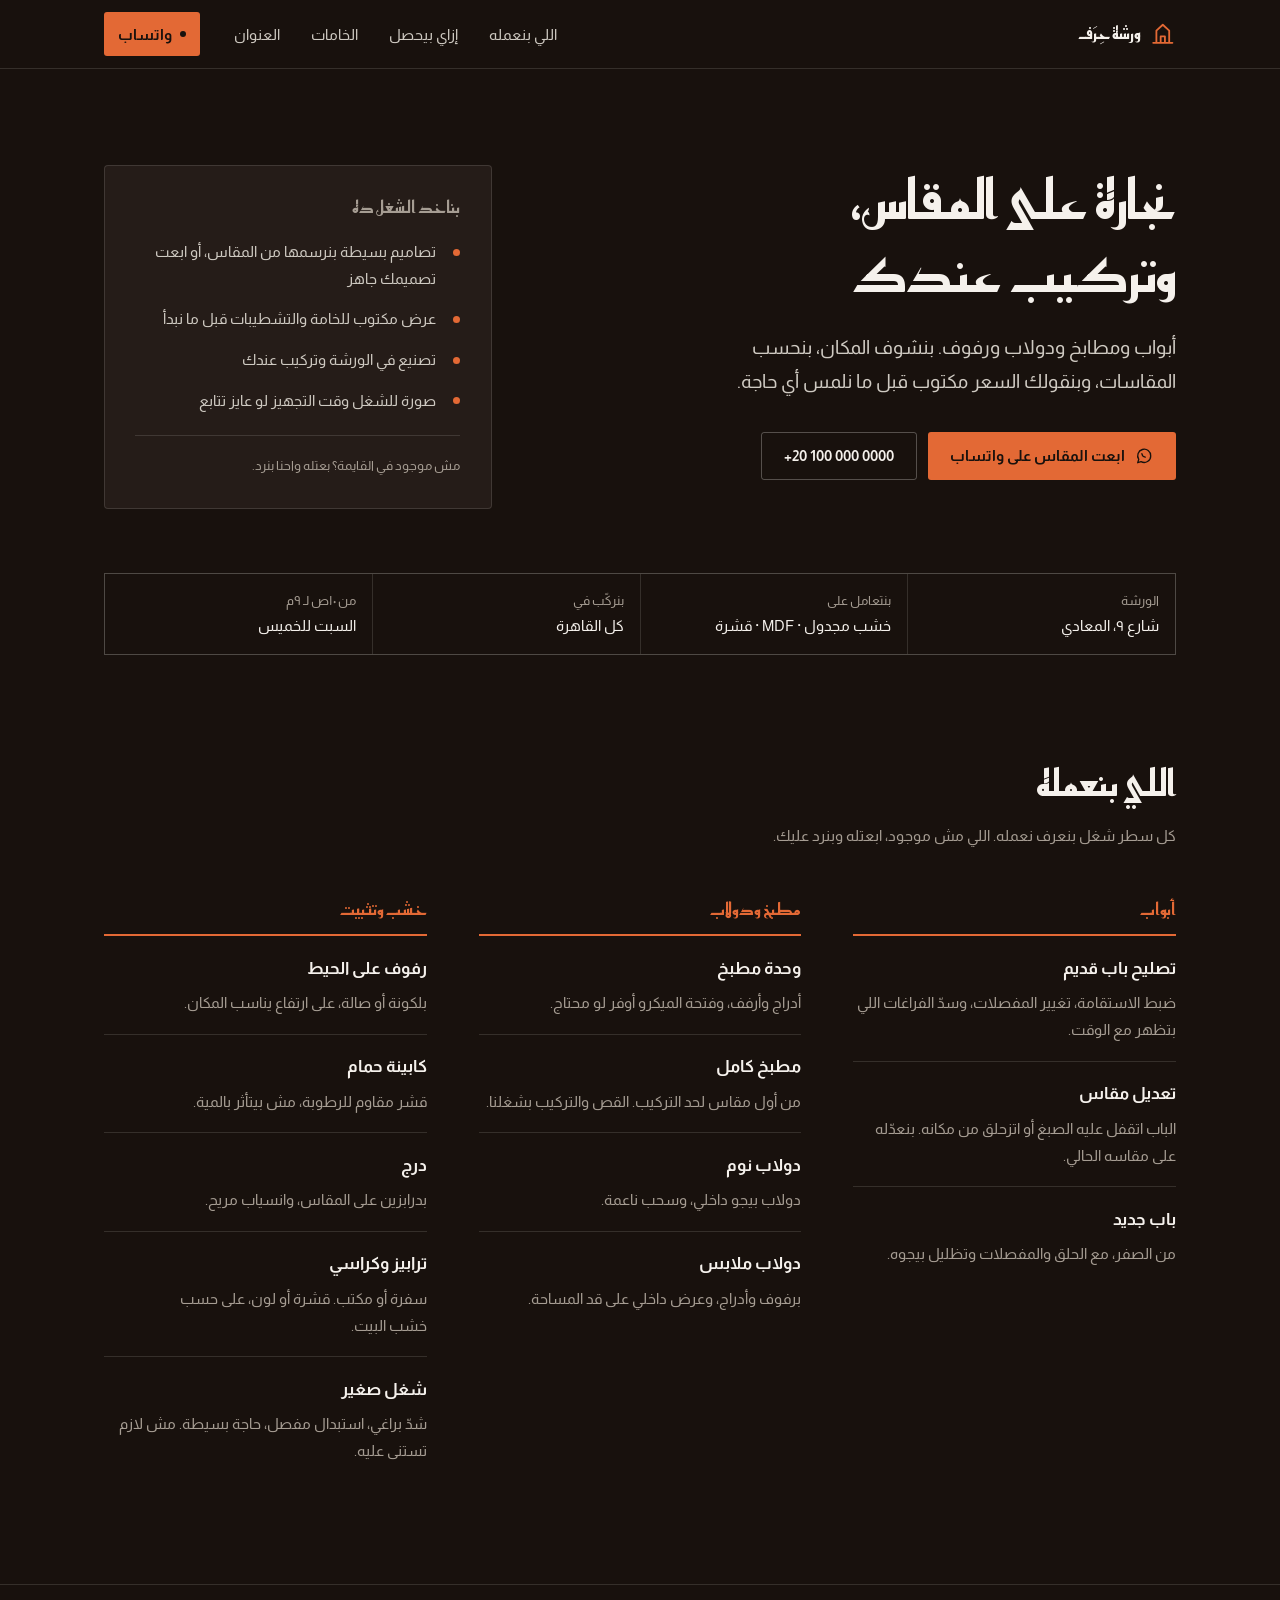
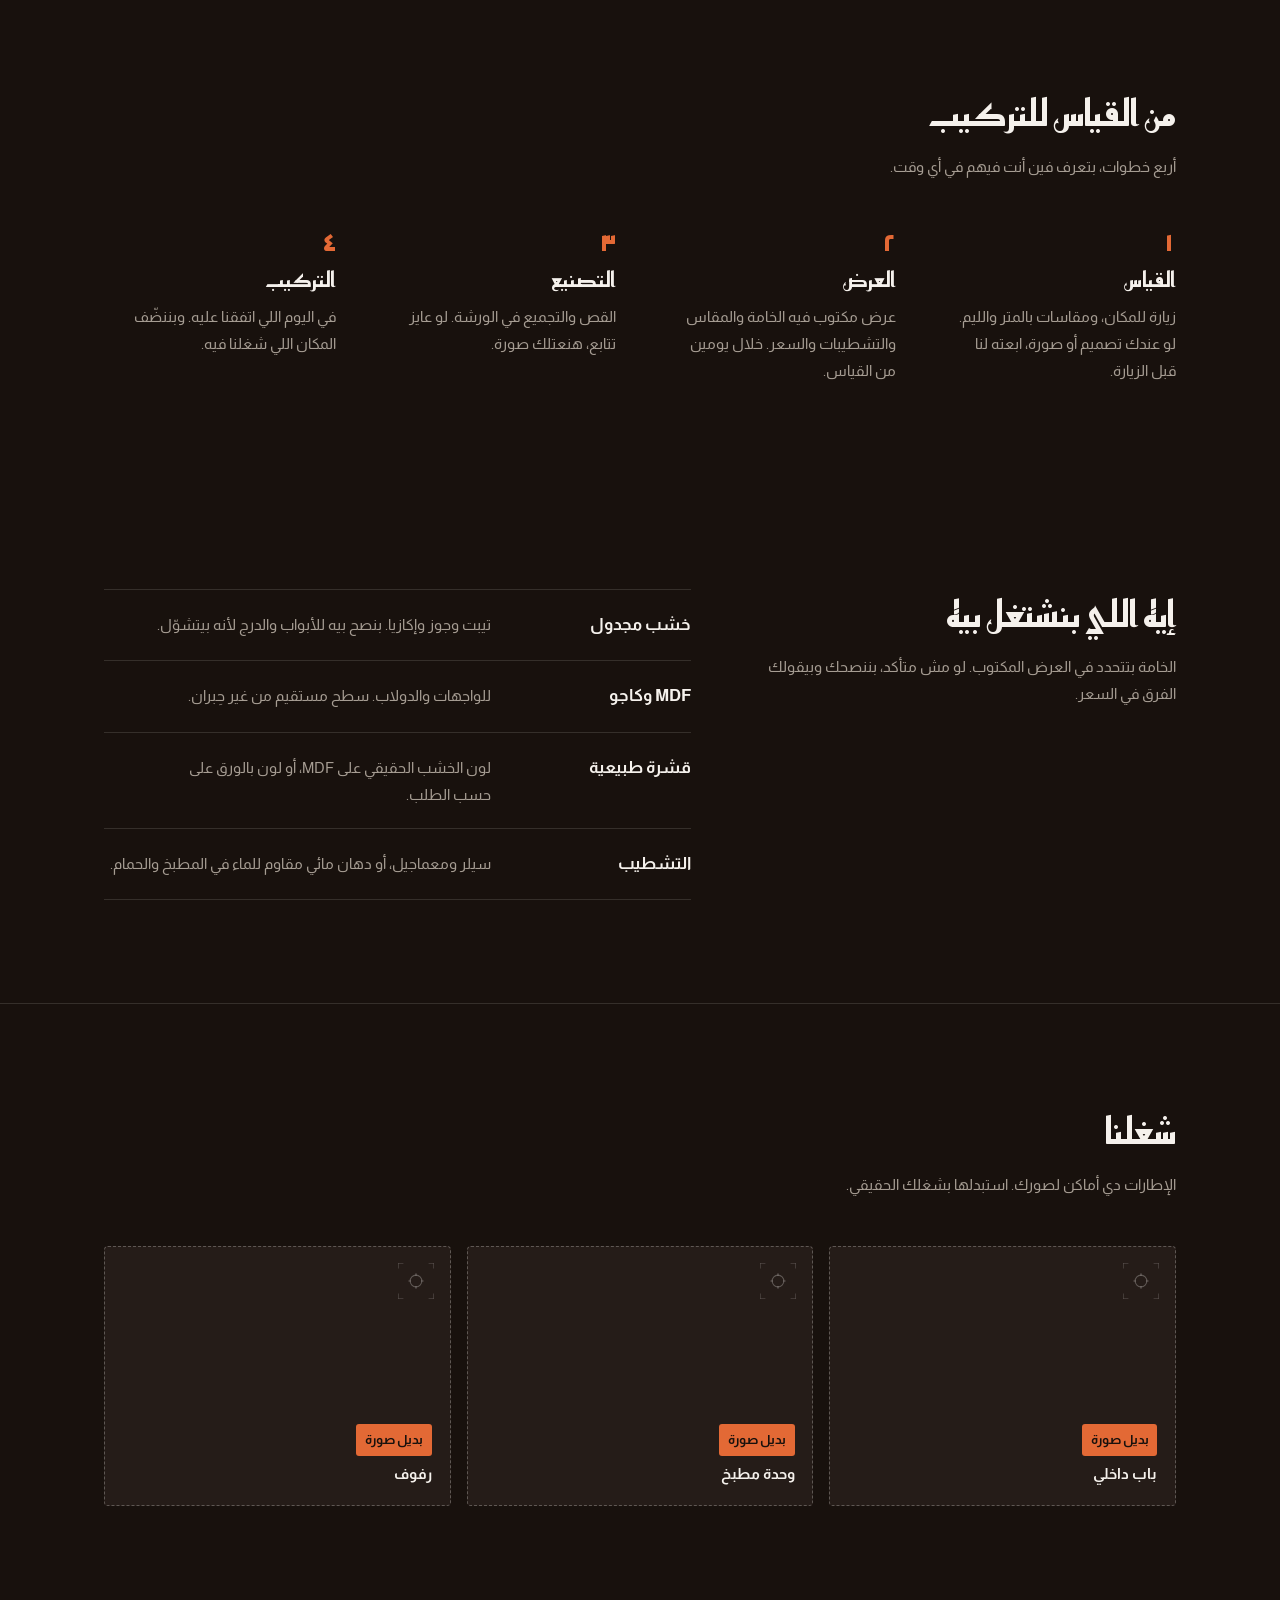
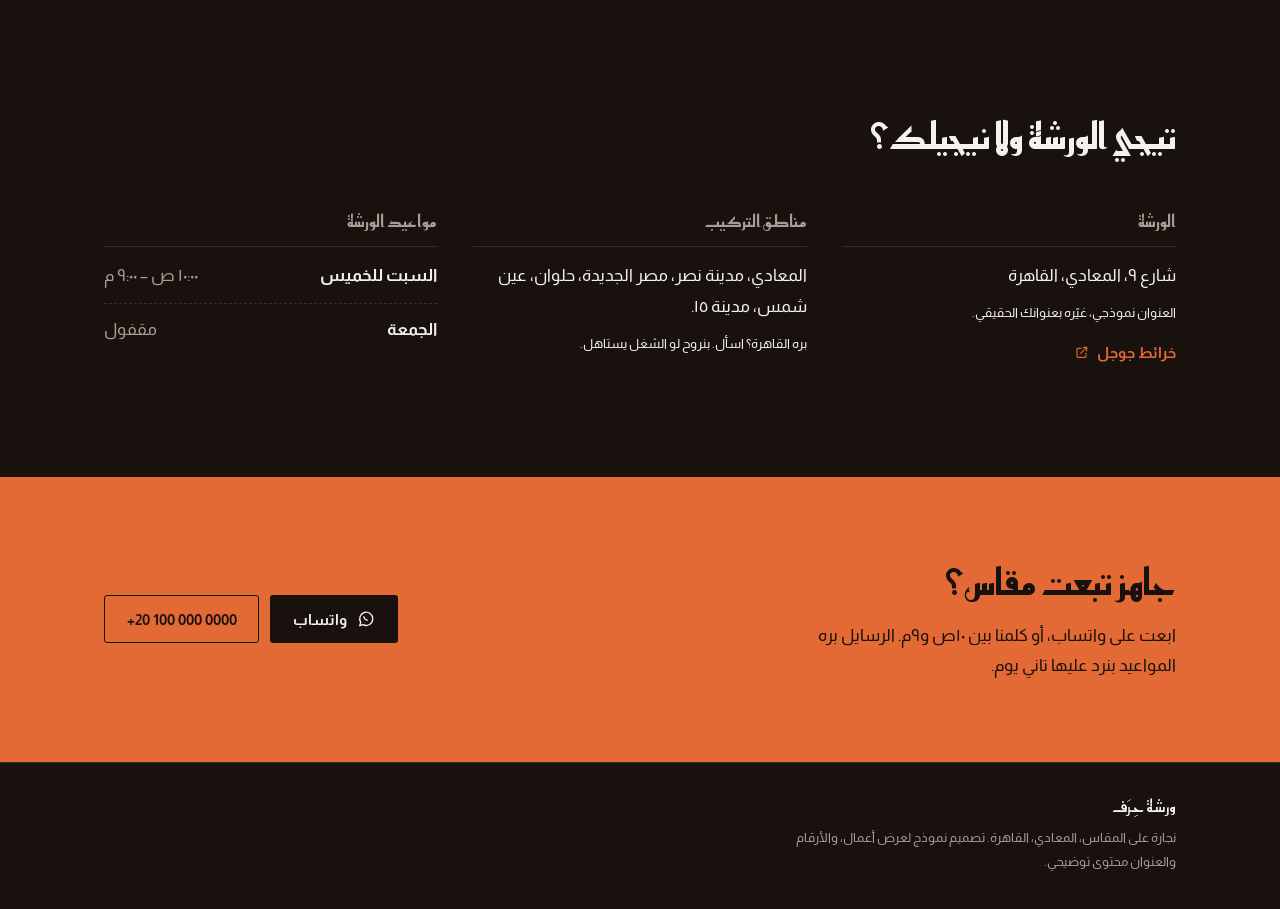
<file: proto-harf/index.html>
<!DOCTYPE html>
<html lang="ar" dir="rtl">
<head>
<meta charset="utf-8">
<meta name="viewport" content="width=device-width, initial-scale=1">
<title>ورشة حِرَف — نجارة على المقاس في المعادي، القاهرة</title>
<meta name="description" content="ورشة نجارة على المقاس في المعادي: أبواب ومطابخ ودولاب ورفوف. من القياس للتركيب. واتساب للعرض والتركيب.">
<meta name="color-scheme" content="dark">
<meta name="theme-color" content="#18110D">
<link rel="preconnect" href="https://fonts.googleapis.com">
<link rel="preconnect" href="https://fonts.gstatic.com" crossorigin>
<link href="https://fonts.googleapis.com/css2?family=Almarai:wght@300;400;500;700;800&family=Reem+Kufi:wght@400..700&display=swap" rel="stylesheet">
<link rel="stylesheet" href="style.css">
</head>
<body>

<a class="skip" href="#main">تخطَّ إلى المحتوى</a>

<header class="site-header">
  <div class="wrap bar">
    <a class="brand" href="#top">
      <span class="brand-mark" aria-hidden="true">
        <svg viewBox="0 0 24 24" focusable="false" fill="none" stroke="currentColor" stroke-width="1.7">
          <path d="M3 20.5h18" stroke-linecap="round"/>
          <path d="M6 20.5V9l6-5.5L18 9v11.5" stroke-linejoin="round"/>
          <path d="M10 20.5v-6h4v6" stroke-linejoin="round"/>
        </svg>
      </span>
      <span class="brand-name">ورشة حِرَف</span>
    </a>

    <nav class="nav" id="nav" aria-label="التنقل الرئيسي">
      <a href="#jobs">اللي بنعمله</a>
      <a href="#steps">إزاي بيحصل</a>
      <a href="#wood">الخامات</a>
      <a href="#visit">العنوان</a>
    </nav>

    <a class="bar-call" href="https://wa.me/201000000000" rel="noopener">
      <span class="bar-call-dot" aria-hidden="true"></span>
      واتساب
    </a>

    <button class="nav-toggle" type="button" aria-expanded="false" aria-controls="nav">
      <span class="bars" aria-hidden="true"><i></i><i></i><i></i></span>
      <span class="sr-only">فتح القائمة</span>
    </button>
  </div>
</header>

<main id="main">

  <!-- ══ HERO ══════════════════════════════════════════════════════════════ -->
  <section class="hero" id="top">
    <div class="wrap hero-grid">
      <div class="hero-copy">
        <h1>نجارة على المقاس، وتركيب عندك</h1>
        <p class="lede">
          أبواب ومطابخ ودولاب ورفوف. بنشوف المكان، بنحسب المقاسات، وبنقولك السعر
          مكتوب قبل ما نلمس أي حاجة.
        </p>

        <div class="hero-actions">
          <a class="btn btn-accent" href="https://wa.me/201000000000" rel="noopener">
            <svg viewBox="0 0 24 24" aria-hidden="true" focusable="false" fill="none" stroke="currentColor" stroke-width="1.7">
              <path d="M20.5 11.6a8.5 8.5 0 0 1-12.6 7.5L3.5 20.5l1.4-4.4A8.5 8.5 0 1 1 20.5 11.6Z" stroke-linejoin="round"/>
              <path d="M9 8.8c.3 2.4 2 4.1 4.4 4.4" stroke-linecap="round"/>
            </svg>
            ابعت المقاس على واتساب
          </a>
          <a class="btn btn-line" href="tel:+201000000000" dir="ltr">+20 100 000 0000</a>
        </div>
      </div>

      <aside class="job-card" aria-labelledby="job-card-h">
        <h2 class="job-card-h" id="job-card-h">بناخد الشغل ده</h2>
        <ul class="ticks">
          <li>تصاميم بسيطة بنرسمها من المقاس، أو ابعت تصميمك جاهز</li>
          <li>عرض مكتوب للخامة والتشطيبات قبل ما نبدأ</li>
          <li>تصنيع في الورشة وتركيب عندك</li>
          <li>صورة للشغل وقت التجهيز لو عايز تتابع</li>
        </ul>
        <p class="job-card-foot">مش موجود في القايمة؟ بعتله واحنا بنرد.</p>
      </aside>
    </div>

    <div class="wrap">
      <dl class="ticket">
        <div><dt>الورشة</dt><dd>شارع ٩، المعادي</dd></div>
        <div><dt>بنتعامل على</dt><dd>خشب مجدول · <bdi>MDF</bdi> · قشرة</dd></div>
        <div><dt>بنركّب في</dt><dd>كل القاهرة</dd></div>
        <div><dt>من ١٠ص لـ ٩م</dt><dd>السبت للخميس</dd></div>
      </dl>
    </div>
  </section>

  <!-- ══ JOB SHEET ═════════════════════════════════════════════════════════ -->
  <section class="section" id="jobs">
    <div class="wrap">
      <div class="section-head">
        <h2>اللي بنعمله</h2>
        <p class="section-sub">كل سطر شغل بنعرف نعمله. اللي مش موجود، ابعتله وبنرد عليك.</p>
      </div>

      <div class="sheet">
        <div class="sheet-col">
          <h3 class="sheet-h">أبواب</h3>
          <dl class="sheet-list">
            <div>
              <dt>تصليح باب قديم</dt>
              <dd>ضبط الاستقامة، تغيير المفصلات، وسدّ الفراغات اللي بتظهر مع الوقت.</dd>
            </div>
            <div>
              <dt>تعديل مقاس</dt>
              <dd>الباب اتقفل عليه الصبغ أو اتزحلق من مكانه. بنعدّله على مقاسه الحالي.</dd>
            </div>
            <div>
              <dt>باب جديد</dt>
              <dd>من الصفر، مع الحلق والمفصلات وتظليل بيجوه.</dd>
            </div>
          </dl>
        </div>

        <div class="sheet-col">
          <h3 class="sheet-h">مطبخ ودولاب</h3>
          <dl class="sheet-list">
            <div>
              <dt>وحدة مطبخ</dt>
              <dd>أدراج وأرفف، وفتحة الميكرو أوفر لو محتاج.</dd>
            </div>
            <div>
              <dt>مطبخ كامل</dt>
              <dd>من أول مقاس لحد التركيب. القص والتركيب بشغلنا.</dd>
            </div>
            <div>
              <dt>دولاب نوم</dt>
              <dd>دولاب بيجو داخلي، وسحب ناعمة.</dd>
            </div>
            <div>
              <dt>دولاب ملابس</dt>
              <dd>برفوف وأدراج، وعرض داخلي على قد المساحة.</dd>
            </div>
          </dl>
        </div>

        <div class="sheet-col">
          <h3 class="sheet-h">خشب وتثبيت</h3>
          <dl class="sheet-list">
            <div>
              <dt>رفوف على الحيط</dt>
              <dd>بلكونة أو صالة، على ارتفاع يناسب المكان.</dd>
            </div>
            <div>
              <dt>كابينة حمام</dt>
              <dd>قشر مقاوم للرطوبة، مش بيتأثر بالمية.</dd>
            </div>
            <div>
              <dt>درج</dt>
              <dd>بدرابزين على المقاس، وانسياب مريح.</dd>
            </div>
            <div>
              <dt>ترابيز وكراسي</dt>
              <dd>سفرة أو مكتب. قشرة أو لون، على حسب خشب البيت.</dd>
            </div>
            <div>
              <dt>شغل صغير</dt>
              <dd>شدّ براغي، استبدال مفصل، حاجة بسيطة. مش لازم تستنى عليه.</dd>
            </div>
          </dl>
        </div>
      </div>
    </div>
  </section>

  <!-- ══ STEPS ════════════════════════════════════════════════════════════ -->
  <section class="section section-rule" id="steps">
    <div class="wrap">
      <div class="section-head">
        <h2>من القياس للتركيب</h2>
        <p class="section-sub">أربع خطوات، بتعرف فين أنت فيهم في أي وقت.</p>
      </div>

      <ol class="steps">
        <li class="step">
          <span class="step-n" aria-hidden="true">١</span>
          <h3>القياس</h3>
          <p>زيارة للمكان، ومقاسات بالمتر والليم. لو عندك تصميم أو صورة، ابعته لنا قبل الزيارة.</p>
        </li>
        <li class="step">
          <span class="step-n" aria-hidden="true">٢</span>
          <h3>العرض</h3>
          <p>عرض مكتوب فيه الخامة والمقاس والتشطيبات والسعر. خلال يومين من القياس.</p>
        </li>
        <li class="step">
          <span class="step-n" aria-hidden="true">٣</span>
          <h3>التصنيع</h3>
          <p>القص والتجميع في الورشة. لو عايز تتابع، هنعتلك صورة.</p>
        </li>
        <li class="step">
          <span class="step-n" aria-hidden="true">٤</span>
          <h3>التركيب</h3>
          <p>في اليوم اللي اتفقنا عليه. وبننضّف المكان اللي شغلنا فيه.</p>
        </li>
      </ol>
    </div>
  </section>

  <!-- ══ WOOD ═════════════════════════════════════════════════════════════ -->
  <section class="section" id="wood">
    <div class="wrap">
      <div class="wood">
        <div class="wood-intro">
          <h2>إيه اللي بنشتغل بيه</h2>
          <p class="section-sub">
            الخامة بتتحدد في العرض المكتوب. لو مش متأكد، بننصحك وبيقولك الفرق في السعر.
          </p>
        </div>

        <dl class="wood-list">
          <div>
            <dt>خشب مجدول</dt>
            <dd>تيبت وجوز وإكازيا. بنصح بيه للأبواب والدرج لأنه بيتشوّل.</dd>
          </div>
          <div>
            <dt><bdi>MDF</bdi> وكاجو</dt>
            <dd>للواجهات والدولاب. سطح مستقيم من غير حِبران.</dd>
          </div>
          <div>
            <dt>قشرة طبيعية</dt>
            <dd>لون الخشب الحقيقي على <bdi>MDF</bdi>، أو لون بالورق على حسب الطلب.</dd>
          </div>
          <div>
            <dt>التشطيب</dt>
            <dd>سيلر ومعماجيل، أو دهان مائي مقاوم للماء في المطبخ والحمام.</dd>
          </div>
        </dl>
      </div>
    </div>
  </section>

  <!-- ══ PLACEHOLDERS ══════════════════════════════════════════════════════ -->
  <section class="section section-rule" id="shots">
    <div class="wrap">
      <div class="section-head">
        <h2>شغلنا</h2>
        <p class="section-sub">الإطارات دي أماكن لصورك. استبدلها بشغلك الحقيقي.</p>
      </div>

      <ul class="shots">
        <li>
          <div class="shot" role="img" aria-label="مكان صورة: باب داخلي">
            <span class="shot-mark" aria-hidden="true">
              <svg viewBox="0 0 40 40" fill="none" stroke="currentColor" stroke-width="1.2">
                <path d="M0 6V0h6M34 0h6v6M40 34v6h-6M6 40H0v-6"/>
                <circle cx="20" cy="20" r="6.5"/>
                <path d="M20 11.5v3M20 25.5v3M11.5 20h3M25.5 20h3"/>
              </svg>
            </span>
            <span class="shot-label">بديل صورة</span>
            <span class="shot-sub">باب داخلي</span>
          </div>
        </li>
        <li>
          <div class="shot" role="img" aria-label="مكان صورة: وحدة مطبخ">
            <span class="shot-mark" aria-hidden="true">
              <svg viewBox="0 0 40 40" fill="none" stroke="currentColor" stroke-width="1.2">
                <path d="M0 6V0h6M34 0h6v6M40 34v6h-6M6 40H0v-6"/>
                <circle cx="20" cy="20" r="6.5"/>
                <path d="M20 11.5v3M20 25.5v3M11.5 20h3M25.5 20h3"/>
              </svg>
            </span>
            <span class="shot-label">بديل صورة</span>
            <span class="shot-sub">وحدة مطبخ</span>
          </div>
        </li>
        <li>
          <div class="shot" role="img" aria-label="مكان صورة: رفوف على الحيط">
            <span class="shot-mark" aria-hidden="true">
              <svg viewBox="0 0 40 40" fill="none" stroke="currentColor" stroke-width="1.2">
                <path d="M0 6V0h6M34 0h6v6M40 34v6h-6M6 40H0v-6"/>
                <circle cx="20" cy="20" r="6.5"/>
                <path d="M20 11.5v3M20 25.5v3M11.5 20h3M25.5 20h3"/>
              </svg>
            </span>
            <span class="shot-label">بديل صورة</span>
            <span class="shot-sub">رفوف</span>
          </div>
        </li>
      </ul>
    </div>
  </section>

  <!-- ══ VISIT ═════════════════════════════════════════════════════════════ -->
  <section class="section" id="visit">
    <div class="wrap">
      <div class="section-head">
        <h2>تيجي الورشة ولا نيجيلك؟</h2>
      </div>

      <div class="visit">
        <div class="visit-col">
          <h3>الورشة</h3>
          <p>شارع ٩، المعادي، القاهرة</p>
          <p class="fine">العنوان نموذجي، غيّره بعنوانك الحقيقي.</p>
          <a class="link" href="https://www.google.com/maps/search/?api=1&amp;query=%D8%A7%D9%84%D9%85%D8%B9%D8%A7%D8%AF%D9%8A%20%D8%A7%D9%84%D9%82%D8%A7%D9%87%D8%B1%D8%A9" target="_blank" rel="noopener">
            خرائط جوجل
            <svg viewBox="0 0 24 24" aria-hidden="true" focusable="false" fill="none" stroke="currentColor" stroke-width="1.7">
              <path d="M14 5h5v5" stroke-linecap="round" stroke-linejoin="round"/>
              <path d="M19 5 10 14" stroke-linecap="round"/>
              <path d="M18 14v4.5a1.5 1.5 0 0 1-1.5 1.5H6A1.5 1.5 0 0 1 4.5 18V8A1.5 1.5 0 0 1 6 6.5h4.5" stroke-linecap="round"/>
            </svg>
          </a>
        </div>

        <div class="visit-col">
          <h3>مناطق التركيب</h3>
          <p>المعادي، مدينة نصر، مصر الجديدة، حلوان، عين شمس، مدينة ١٥.</p>
          <p class="fine">بره القاهرة؟ اسأل. بنروح لو الشغل يستاهل.</p>
        </div>

        <div class="visit-col">
          <h3>مواعيد الورشة</h3>
          <dl class="hours">
            <div><dt>السبت للخميس</dt><dd>١٠:٠٠ ص – ٩:٠٠ م</dd></div>
            <div><dt>الجمعة</dt><dd>مقفول</dd></div>
          </dl>
        </div>
      </div>
    </div>
  </section>

  <!-- ══ CONTACT ═══════════════════════════════════════════════════════════ -->
  <section class="contact" id="contact">
    <div class="wrap contact-in">
      <div>
        <h2>جاهز تبعت مقاس؟</h2>
        <p>ابعت على واتساب، أو كلمنا بين ١٠ص و٩م. الرسايل بره المواعيد بنرد عليها تاني يوم.</p>
      </div>
      <div class="contact-actions">
        <a class="btn btn-ink" href="https://wa.me/201000000000" rel="noopener">
          <svg viewBox="0 0 24 24" aria-hidden="true" focusable="false" fill="none" stroke="currentColor" stroke-width="1.7">
            <path d="M20.5 11.6a8.5 8.5 0 0 1-12.6 7.5L3.5 20.5l1.4-4.4A8.5 8.5 0 1 1 20.5 11.6Z" stroke-linejoin="round"/>
            <path d="M9 8.8c.3 2.4 2 4.1 4.4 4.4" stroke-linecap="round"/>
          </svg>
          واتساب
        </a>
        <a class="btn btn-ink-line" href="tel:+201000000000" dir="ltr">+20 100 000 0000</a>
      </div>
    </div>
  </section>

</main>

<footer class="site-footer">
  <div class="wrap foot">
    <p class="foot-brand">ورشة حِرَف</p>
    <p class="foot-fine">نجارة على المقاس، المعادي، القاهرة. تصميم نموذج لعرض أعمال، والأرقام والعنوان محتوى توضيحي.</p>
  </div>
</footer>

<script>
  var btn = document.querySelector('.nav-toggle');
  var nav = document.getElementById('nav');
  function setOpen(open) {
    btn.setAttribute('aria-expanded', String(open));
    nav.classList.toggle('is-open', open);
  }
  btn.addEventListener('click', function () {
    setOpen(btn.getAttribute('aria-expanded') !== 'true');
  });
  nav.addEventListener('click', function (e) {
    if (e.target.closest('a')) setOpen(false);
  });
  document.addEventListener('keydown', function (e) {
    if (e.key === 'Escape') setOpen(false);
  });
</script>

</body>
</html>
</file>
<file: style.css>
/* ==========================================================================
   أربع واجهات — showcase hub
   Follows DESIGN.md (The Stencilled Crate): one ground, one accent,
   hairline separation, flat, near-zero radius, Reem Kufi + Almarai.
   ========================================================================== */

:root {
  --ground: #18110D;   --ground: oklch(0.185 0.014 48);
  --s1:     #251C18;   --s1:     oklch(0.235 0.016 48);
  --ink:    #F5F1EC;   --ink:    oklch(0.960 0.008 75);
  --soft:   #CFCAC2;   --soft:   oklch(0.840 0.012 75);
  --muted:  #A69D93;   --muted:  oklch(0.700 0.018 70);
  --accent: #E36935;   --accent: oklch(0.660 0.165 42);
  --line:        rgba(245, 241, 236, 0.13);
  --line-strong: rgba(245, 241, 236, 0.28);

  --font-display: "Reem Kufi", "Almarai", system-ui, "Segoe UI", Tahoma, sans-serif;
  --font-body:    "Almarai", system-ui, "Segoe UI", Tahoma, "Arial", sans-serif;
  --mono: ui-monospace, "DejaVu Sans Mono", "Courier New", monospace;

  --pad:  clamp(1.15rem, 4vw, 2.5rem);
  --sec: clamp(3rem, 7vw, 5.5rem);
  --z-sticky: 20;
  --z-skip: 30;
}

*, *::before, *::after { box-sizing: border-box; }

html { -webkit-text-size-adjust: 100%; scroll-behavior: smooth; }

body {
  margin: 0;
  background: var(--ground);
  color: var(--soft);
  font-family: var(--font-body);
  font-size: 1.0625rem;
  line-height: 1.8;
  -webkit-font-smoothing: antialiased;
}

h1, h2, h3 {
  font-family: var(--font-display); font-weight: 600; line-height: 1.4;
  margin: 0; letter-spacing: 0; color: var(--ink); text-wrap: balance;
}
h1 { font-size: clamp(1.9rem, 1.2rem + 3vw, 3.25rem); line-height: 1.35; }
h2 { font-size: clamp(1.4rem, 1.1rem + 1.4vw, 2.1rem); }

p { margin: 0; }
ul, ol, dl, dd { margin: 0; padding: 0; }
li { list-style: none; }
img { display: block; max-inline-size: 100%; block-size: auto; }
a { color: var(--accent); text-decoration: none; }

:focus-visible { outline: 3px solid var(--accent); outline-offset: 3px; border-radius: 2px; }

.sr-only {
  position: absolute; inline-size: 1px; block-size: 1px; margin: -1px;
  overflow: hidden; clip-path: inset(50%); white-space: nowrap;
}

.skip {
  position: absolute; inset-block-start: -100%; inset-inline-start: 1rem; z-index: var(--z-skip);
  display: inline-flex; align-items: center; min-block-size: 44px; padding-inline: 1.1rem;
  background: var(--accent); color: var(--ground); font-weight: 700; border-radius: 0 0 3px 3px;
}
.skip:focus-visible { inset-block-start: 0; }

.wrap { inline-size: 100%; max-inline-size: 72rem; margin-inline: auto; padding-inline: var(--pad); }
.section { padding-block: var(--sec); }
.section-rule { border-block-start: 1px solid var(--line); }
.section-head { max-inline-size: 46ch; margin-block-end: clamp(1.75rem, 4vw, 2.75rem); }
.section-sub { margin-block-start: 0.85rem; color: var(--muted); font-size: 0.9375rem; }

/* --- header --------------------------------------------------------------- */
.site-header {
  position: sticky; inset-block-start: 0; z-index: var(--z-sticky);
  background: var(--ground); border-block-end: 1px solid var(--line);
}
.bar {
  display: flex; flex-wrap: wrap; align-items: center; justify-content: space-between;
  gap: 0.35rem 1rem; min-block-size: 4rem; padding-block: 0.55rem;
}
.brand { display: inline-flex; align-items: center; gap: 0.6rem; min-block-size: 44px; color: var(--ink); }
.brand-mark { inline-size: 1.55rem; block-size: 1.55rem; color: var(--accent); flex: none; }
.brand-name { font-family: var(--font-display); font-size: 1.05rem; font-weight: 600; }
.bar-note { font-size: 0.8125rem; color: var(--muted); }

/* --- hero ----------------------------------------------------------------- */
.hero { padding-block: clamp(2.5rem, 6vw, 4.5rem) 0; }
.lede { margin-block-start: 1.15rem; max-inline-size: 46ch; font-size: 1.0625rem; text-wrap: pretty; }
.lede-en { margin-block-start: 0.9rem; max-inline-size: 52ch; font-size: 0.9375rem; color: var(--muted); text-wrap: pretty; }

/* --- theme entries --------------------------------------------------------
   An image gallery is the right affordance here: the whole point is to show
   four different visual systems, so a uniform grid is honest. Each entry
   carries its own palette and lane, so nothing reads as a repeated card.
   ------------------------------------------------------------------------- */
.themes { display: grid; gap: 1.5rem; }

.entry-link {
  display: grid; gap: 1.1rem;
  background: var(--s1);
  border: 1px solid var(--line);
  border-radius: 4px;
  overflow: hidden;
  block-size: 100%;
  color: inherit;
  transition: border-color 0.16s cubic-bezier(0.22, 1, 0.36, 1),
              background-color 0.16s cubic-bezier(0.22, 1, 0.36, 1);
}
.entry-link:hover { border-color: var(--line-strong); background: #2C211C; }
.entry-link:hover .entry-shot img { opacity: 1; }
.entry-link:hover .entry-go { color: var(--ink); }

.entry-shot { display: block; overflow: hidden; background: var(--ground); border-block-end: 1px solid var(--line); }
.entry-shot img {
  inline-size: 100%; aspect-ratio: 4 / 3; object-fit: cover; object-position: top center;
  opacity: 0.88;
  transition: opacity 0.2s cubic-bezier(0.22, 1, 0.36, 1);
}

.entry-body { display: grid; gap: 0.4rem; padding: 1.15rem 1.15rem 1.35rem; }
.entry-kicker {
  font-family: var(--mono); font-size: 0.8125rem; letter-spacing: 0.08em;
  color: var(--accent);
}
.entry-name { font-family: var(--font-display); font-size: 1.3125rem; font-weight: 600; color: var(--ink); line-height: 1.45; }
.entry-en { font-size: 0.875rem; color: var(--muted); direction: ltr; text-align: start; }
.entry-note { margin-block-start: 0.35rem; font-size: 0.9375rem; color: var(--soft); max-inline-size: 42ch; text-wrap: pretty; }

.entry-swatches { display: flex; gap: 0.3rem; margin-block-start: 0.85rem; }
.entry-swatches i {
  inline-size: 1.5rem; block-size: 1.5rem; border-radius: 3px;
  background: var(--c); border: 1px solid var(--line-strong);
}

.entry-go {
  display: flex; align-items: center; gap: 0.4rem; flex-wrap: wrap;
  margin-block-start: 0.7rem; font-size: 0.875rem; font-weight: 700; color: var(--accent);
}
.mono { font-family: var(--mono); font-size: 0.8125rem; }

@media (min-width: 44rem) { .themes { grid-template-columns: repeat(2, minmax(0, 1fr)); } }

/* --- checks list ---------------------------------------------------------- */
.checks { display: grid; gap: 0; }
.checks > div {
  display: grid; gap: 0.2rem 1.5rem;
  padding-block: 1.05rem;
  border-block-start: 1px solid var(--line);
}
.checks > div:last-child { border-block-end: 1px solid var(--line); }
.checks dt { color: var(--ink); font-weight: 700; }
.checks dd { color: var(--muted); font-size: 0.9375rem; text-wrap: pretty; }
@media (min-width: 40rem) { .checks > div { grid-template-columns: 11rem 1fr; align-items: baseline; } }

/* --- footer --------------------------------------------------------------- */
.foot { padding-block: 1.75rem 2.25rem; }
.foot-brand { font-family: var(--font-display); color: var(--ink); font-size: 1rem; }
.foot-fine { margin-block-start: 0.3rem; font-size: 0.8125rem; color: var(--muted); max-inline-size: 62ch; }

@media (prefers-reduced-motion: reduce) {
  html { scroll-behavior: auto; }
  *, *::before, *::after { transition: none !important; }
}
</file>
<file: proto-harf-poster/style.css>
/* ══════════════════════════════════════════════════════════════════════
   ورشة حِرَف — "The Night Poster"
   Saturated field: #FFC700  ·  near-black: #100B06  ·  bone: #F3F0E6
   Display: Rakkas  ·  Body: Tajawal
   All contrast pairs verified numerically (see report).
   ══════════════════════════════════════════════════════════════════════ */

:root {
  --ink:       #100B06;  /* oklch(0.155 0.015  70) */
  --ink-soft:  #A49E91;  /* oklch(0.700 0.020  88) — muted text + rules on ink */
  --hue:       #FFC700;  /* oklch(0.855 0.175  88) — the poster field */
  --hue-deep:  #693B03;  /* oklch(0.400 0.090  62) — rules + meta on hue */
  --hue-ink:   #4E2702;  /* oklch(0.320 0.075  58) — body copy on hue */
  --bone:      #F3F0E6;  /* oklch(0.955 0.014  92) */
  --bone-soft: #4D473C;  /* oklch(0.400 0.020  80) — muted text + rules on bone */

  --display: 'Rakkas', 'Tajawal', 'Noto Naskh Arabic', 'Amiri', serif;
  --body: 'Tajawal', 'Noto Sans Arabic', 'Segoe UI', system-ui, -apple-system, sans-serif;

  --gut: clamp(1.1rem, 4vw, 4.5rem);
  --max: 1560px;
}

*, *::before, *::after { box-sizing: border-box; }

html { -webkit-text-size-adjust: 100%; }

body {
  margin: 0;
  background: var(--ink);
  color: var(--bone);
  font-family: var(--body);
  font-size: clamp(1rem, 0.95rem + 0.25vw, 1.125rem);
  line-height: 1.7;
  overflow-x: clip;
}

/* ── field helpers: each field publishes its own muted / rule / accent ── */
.on-hue  { background: var(--hue);  color: var(--ink);
           --muted: var(--hue-ink);  --rule: var(--hue-deep); --accent: var(--ink); }
.on-ink  { background: var(--ink);  color: var(--bone);
           --muted: var(--ink-soft); --rule: var(--ink-soft); --accent: var(--hue); }
.on-bone { background: var(--bone); color: var(--ink);
           --muted: var(--bone-soft);--rule: var(--bone-soft);--accent: var(--hue-deep); }

/* ── shared ────────────────────────────────────────────────────────── */
.sr-only {
  position: absolute; width: 1px; height: 1px; padding: 0; margin: -1px;
  overflow: hidden; clip-path: inset(50%); white-space: nowrap;
}

a { color: inherit; }

:focus-visible {
  outline: 3px solid currentColor;   /* always the local text colour = always AA */
  outline-offset: 3px;
}

.skip {
  position: absolute; inset-block-start: -6rem; inset-inline-start: 1rem;
  z-index: 50; background: var(--ink); color: var(--bone);
  padding: 0.9rem 1.4rem; font-weight: 700; text-decoration: none;
  min-height: 44px; display: inline-flex; align-items: center;
}
.skip:focus { inset-block-start: 1rem; }

h1, h2, h3 { margin: 0; font-weight: 400; }
p, dl, dd, ol, ul { margin: 0; padding: 0; }
li { list-style: none; }
bdi { unicode-bidi: isolate; }

/* Section display heading — Rakkas, tight leading, no letter-spacing
   (letter-spacing breaks Arabic cursive joins). */
.h-band {
  font-family: var(--display);
  line-height: 0.98;
  font-size: clamp(2.2rem, 1.4rem + 4.4vw, 5.5rem);
}
.h-ink { color: var(--bone); }

.btn {
  display: inline-flex; align-items: center; justify-content: center;
  gap: 0.6rem; min-height: 3.25rem; padding: 0.7rem 1.5rem;
  font-family: var(--body); font-size: 1.0625rem; font-weight: 800;
  text-decoration: none; border: 2px solid transparent; border-radius: 0;
}
.btn svg { width: 1.35em; height: 1.35em; flex: none; }

.on-hue .btn-ink { background: var(--ink); color: var(--bone); }          /* 17.17:1 */
.on-hue .btn-rule { background: transparent; color: var(--ink); border-color: var(--ink); } /* 12.48:1 */
.on-ink .btn-hue { background: var(--hue); color: var(--ink); }          /* 12.48:1 */

/* ══ TOP BAR ═════════════════════════════════════════════════════════ */
.topbar {
  background: var(--ink); color: var(--bone);
  border-block-end: 1px solid var(--ink-soft);
}
.topbar-in {
  max-width: var(--max); margin-inline: auto;
  padding-inline: var(--gut);
  display: flex; flex-wrap: wrap; align-items: center;
  gap: 0.25rem 1.5rem; min-height: 3.5rem;
}
.topbar-brand {
  font-family: var(--display); font-size: 1.6rem; line-height: 1.1;
  padding-block: 0.4rem;
}
.nav {
  display: flex; flex-wrap: wrap; gap: 0 1.4rem;
  margin-inline-start: auto;
}
.nav a {
  display: inline-flex; align-items: center; min-height: 44px;
  font-size: 1rem; font-weight: 700; text-decoration: none;
  border-block-end: 3px solid transparent;
}
.nav a:hover { border-block-end-color: var(--hue); }
.topbar-tel {
  display: inline-flex; align-items: center; min-height: 44px;
  font-weight: 800; text-decoration: none; color: var(--hue);
  padding-inline-start: 1.4rem; border-inline-start: 1px solid var(--ink-soft);
}
.navbtn { display: none; }

/* ══ POSTER HERO ═════════════════════════════════════════════════════ */
.hero { overflow: hidden; }                 /* guards against any stray horizontal bleed */
.hero-in {
  max-width: var(--max); margin-inline: auto;
  padding: clamp(2.5rem, 1rem + 7vw, 7rem) var(--gut) clamp(4.5rem, 2rem + 7vw, 8.5rem);
  display: grid; gap: clamp(1.5rem, 4vw, 3rem);
}
.hero-tag {
  font-weight: 700; color: var(--hue-ink);
  display: flex; align-items: center; gap: 1rem;
}
.hero-tag::after { content: ""; block-size: 2px; flex: 1; background: var(--hue-ink); opacity: .55; }

/* 16vw keeps the 5.04em headline inside the content box at every width
   (fit = (100vw - 2*gut) / 5.04, which is >= 18vw once gut = 4vw). */
.poster {
  font-family: var(--display);
  font-size: clamp(2.4rem, 16vw, 13.5rem);
  line-height: 0.9;
}
.poster span { display: block; }
.poster-b {
  font-size: 0.6em; line-height: 1.02; margin-block-start: 0.16em;
  margin-inline-start: 1.5em;                 /* off-centre indent */
}

.hero-foot { display: grid; gap: 1.6rem; max-width: 30rem; }
.hero-lede { font-size: clamp(1.05rem, 1rem + 0.4vw, 1.3rem); line-height: 1.65; }
.hero-cta { display: flex; flex-wrap: wrap; gap: 0.75rem; }

@media (min-width: 64rem) {
  .hero-in {
    grid-template-columns: minmax(0, 1fr) minmax(0, 27rem);
    column-gap: clamp(2rem, 4vw, 4.5rem);
    align-items: end;
  }
  .poster    { grid-column: 1 / -1; grid-row: 1; }
  .hero-tag  { grid-column: 1; grid-row: 2; align-self: center; }
  .hero-foot { grid-column: 2; grid-row: 2; }
  /* No bleed here on purpose.
     .poster is sized at 16vw so a 5.04em line FITS the content box at every
     width. A negative inline margin could only ever shift that fitted line
     off the edge, where .hero's overflow:hidden then clips it — in RTL that
     clip lands on the FIRST word, the worst possible case. A real bleed
     would need the type sized to overflow, which trades against the 320px fit.
     So the headline sits flush to the content edge, unclipped. */
}

/* ══ FACT STRIP — overlaps the bottom of the yellow hero ═════════════ */
.strip { position: relative; z-index: 2; margin-block-start: -2rem; padding-block-start: 2rem; }
@media (min-width: 48rem) {
  .strip { margin-block-start: -3.5rem; padding-block-start: 3.5rem; }
}
.strip-in {
  max-width: var(--max); margin-inline: auto;
  padding: clamp(1.6rem, 1rem + 2vw, 2.4rem) var(--gut);
  display: grid; gap: 1.1rem clamp(1.5rem, 4vw, 4rem);
  grid-template-columns: repeat(auto-fit, minmax(13rem, 1fr));
}
.strip-in dt { font-family: var(--display); font-size: 1.6rem; line-height: 1.15; color: var(--accent); }
.strip-in dd { color: var(--muted); font-size: 1rem; line-height: 1.5; max-width: 22rem; }

/* ══ HOW ═════════════════════════════════════════════════════════════ */
.how-in {
  max-width: var(--max); margin-inline: auto;
  padding: clamp(3rem, 1rem + 7vw, 7rem) var(--gut);
}
.how-sub, .ledger-sub, .shots-sub {
  color: var(--muted); margin-block-start: 1rem; max-width: 34rem;
}

.steps {
  margin-block-start: clamp(2.5rem, 1rem + 4vw, 4.5rem);
  display: grid; gap: 2.5rem;
}
.steps li { border-block-start: 2px solid var(--rule); padding-block-start: 1.1rem; }
/* Rakkas renders Arabic-Indic digits at ~0.2em advance, so the numerals need
   a much larger font-size than a Latin-digit grid would. */
.step-n {
  display: block; font-family: var(--display);
  font-size: clamp(4.5rem, 3rem + 7vw, 8rem); line-height: 0.9;
  color: var(--accent); margin-block-end: 0.15rem;
}
.steps h3 { font-size: 1.5rem; font-weight: 800; margin-block-end: 0.4rem; }
.steps p { color: var(--muted); font-size: 1rem; line-height: 1.6; }

@media (min-width: 56rem) {
  .how-sub { margin-inline-start: 22%; }             /* off-centre */
  .steps { grid-template-columns: repeat(4, 1fr); gap: 0; }
  .steps li { padding: 1.4rem 1.6rem 0 1.6rem; }
  .steps li + li { border-inline-start: 2px solid var(--rule); }
  .steps li:first-child { padding-inline-start: 0; }
}

/* ══ LEDGER ══════════════════════════════════════════════════════════ */
.ledger-in {
  max-width: var(--max); margin-inline: auto;
  padding: clamp(3rem, 1rem + 7vw, 7rem) var(--gut);
}
.ledger-head { margin-block-end: clamp(2rem, 1rem + 3vw, 3.5rem); }

.lrows { border-block-end: 2px solid var(--rule); }
.lrow {
  display: grid; gap: 0.4rem 1.75rem;
  padding-block: 1.5rem;
  border-block-start: 2px solid var(--rule);
}
.lrow-n {
  font-family: var(--display); font-size: clamp(2.75rem, 2rem + 2.6vw, 4.25rem);
  line-height: 0.9; color: var(--accent);
}
.lrow-name h3 { font-size: clamp(1.4rem, 1.2rem + 0.8vw, 2rem); font-weight: 800; line-height: 1.2; }
.lrow-tag {
  display: block; font-style: normal; font-weight: 700;
  font-size: 0.95rem; color: var(--muted); margin-block-end: 0.15rem;
}
.lrow > p { color: var(--muted); font-size: 1rem; line-height: 1.6; max-width: 34rem; }
.lrow-ask { background: var(--hue); color: var(--ink); padding-inline: 1.25rem; }
.lrow-ask .lrow-n, .lrow-ask .lrow-tag, .lrow-ask > p { color: var(--ink); }
.lrow-ask { border-block-start-color: var(--hue); }

@media (min-width: 60rem) {
  .lrow {
    grid-template-columns: 5rem minmax(0, 1.15fr) minmax(0, 0.85fr);
    align-items: start;
  }
  .lrow > p { padding-block-start: 0.4rem; }
  .ledger-in { padding-inline-end: calc(var(--gut) + 8%); }   /* push the list off-centre */
}

/* ══ STATEMENT BAND ═════════════════════════════════════════════════ */
.band-in {
  max-width: var(--max); margin-inline: auto;
  padding: clamp(2.5rem, 1rem + 5vw, 5.5rem) var(--gut);
}
.band-line {
  font-family: var(--display);
  font-size: clamp(1.9rem, 1rem + 5vw, 5rem);
  line-height: 1; max-width: 20ch;
}

/* ══ MATERIALS ═══════════════════════════════════════════════════════ */
.stock-in {
  max-width: var(--max); margin-inline: auto;
  padding: clamp(3rem, 1rem + 7vw, 7rem) var(--gut);
}
.stock-list {
  margin-block-start: clamp(2rem, 1rem + 3vw, 3.5rem);
  display: grid; gap: 0 clamp(1.5rem, 4vw, 4rem);
}
.stock-list > div {
  border-block-start: 2px solid var(--rule);
  padding-block: 1.3rem 1.6rem;
}
.stock-list dt { font-size: 1.6rem; font-weight: 800; margin-block-end: 0.4rem; }
.stock-list dd { color: var(--muted); line-height: 1.6; }
.fine { color: var(--muted); margin-block-start: 1.5rem; font-size: 1rem; }
@media (min-width: 48rem) {
  .stock-list { grid-template-columns: repeat(2, minmax(0, 1fr)); }
  .stock-in { padding-inline-start: calc(var(--gut) + 6%); }
}

/* ══ SHOTS ═══════════════════════════════════════════════════════════ */
.shots-in {
  max-width: var(--max); margin-inline: auto;
  padding: clamp(3rem, 1rem + 7vw, 7rem) var(--gut);
}
.shotgrid {
  margin-block-start: clamp(2rem, 1rem + 3vw, 3.5rem);
  display: grid; gap: 1rem;
}
.shot {
  border: 2px solid var(--rule);
  min-height: 13rem;
  padding: 1.1rem;
  display: flex; flex-direction: column; justify-content: flex-end;
  gap: 0.2rem; color: var(--muted);
}
.shot-mark { color: var(--accent); display: block; margin-block-end: auto; padding-block: 0.75rem; }
.shot-mark svg { width: clamp(3.5rem, 7vw, 6rem); height: auto; aspect-ratio: 1; display: block; }
.shot-label {
  font-weight: 800; color: var(--bone);
  border-block-start: 2px solid var(--rule); padding-block-start: 0.7rem; margin-block-start: 0.6rem;
}
.shot-sub { font-size: 0.95rem; }

@media (min-width: 48rem) {
  .shotgrid { grid-template-columns: repeat(12, minmax(0, 1fr)); }
  .shotgrid .shot:nth-child(1) { grid-column: span 7; min-height: 20rem; }
  .shotgrid .shot:nth-child(2) { grid-column: span 5; min-height: 20rem; }
  .shotgrid .shot:nth-child(3) { grid-column: span 5; min-height: 17rem; }
  .shotgrid .shot:nth-child(4) { grid-column: span 7; min-height: 17rem; }
}

/* ══ VISIT + CONTACT ═════════════════════════════════════════════════ */
.visit-in {
  max-width: var(--max); margin-inline: auto;
  padding: clamp(3rem, 1rem + 7vw, 7rem) var(--gut) clamp(2.5rem, 1rem + 5vw, 5rem);
}
.poster-2 {
  font-family: var(--display);
  font-size: clamp(2.1rem, 1rem + 6vw, 6rem);
  line-height: 0.95; max-width: 16ch;
}
.visit-grid {
  margin-block-start: clamp(2.5rem, 1rem + 4vw, 4.5rem);
  display: grid; gap: 1.8rem clamp(1.5rem, 4vw, 4rem);
}
.vcol { border-block-start: 2px solid var(--rule); padding-block-start: 1rem; }
.vcol h3 { font-size: 1.35rem; font-weight: 800; margin-block-end: 0.5rem; }
.vcol p { line-height: 1.6; max-width: 30rem; color: var(--muted); }
.v-fine { color: var(--muted); font-size: 0.95rem; margin-block-start: 0.5rem; }

.visit-cta {
  margin-block-start: clamp(2.5rem, 1rem + 5vw, 5rem);
  border-block-start: 2px solid var(--ink);
  padding-block-start: clamp(1.5rem, 3vw, 2.5rem);
  display: grid; gap: 1.75rem;
}
.cta-line { font-size: clamp(1.15rem, 1rem + 1vw, 1.75rem); font-weight: 700; line-height: 1.4; }
.cta-btns { display: flex; flex-wrap: wrap; gap: 0.75rem; }

@media (min-width: 52rem) {
  .visit-grid { grid-template-columns: repeat(3, minmax(0, 1fr)); }
  .visit-cta { grid-template-columns: minmax(0, 1fr) auto; align-items: center; }
}

/* ══ FOOTER ══════════════════════════════════════════════════════════ */
.foot-in {
  max-width: var(--max); margin-inline: auto;
  padding: clamp(2rem, 1rem + 3vw, 3rem) var(--gut);
  display: flex; flex-wrap: wrap; gap: 0.75rem 2rem; align-items: baseline;
}
.foot-brand { font-family: var(--display); font-size: 1.8rem; line-height: 1; }
.foot-fine { color: var(--muted); font-size: 0.95rem; max-width: 40rem; }

/* ══ MOBILE NAV ══════════════════════════════════════════════════════ */
@media (max-width: 47.99rem) {
  .topbar-in { gap: 0 1rem; }
  .topbar-brand { margin-inline-end: auto; }
  .topbar-tel { padding-inline-start: 0; border-inline-start: 0; }
  .navbtn {
    display: inline-flex; align-items: center; justify-content: center;
    width: 44px; height: 44px; padding: 0;
    background: transparent; color: var(--bone);
    border: 2px solid var(--ink-soft); border-radius: 0; cursor: pointer;
  }
  .navbtn-bars { display: grid; gap: 6px; width: 20px; }
  .navbtn-bars i { display: block; height: 2px; background: currentColor; }
  .nav {
    order: 9; flex-basis: 100%; margin-inline-start: 0;
    flex-direction: column; gap: 0;
    border-block-start: 1px solid var(--ink-soft);
    display: none;
  }
  .nav.open { display: flex; }
  .nav a { border-block-end: 1px solid var(--ink-soft); }
  .nav a:hover { border-block-end-color: var(--ink-soft); }
}

@media (prefers-reduced-motion: reduce) {
  * { transition: none !important; animation: none !important; }
}
</file>
<file: proto-harf-spec/style.css>
/* ══════════════════════════════════════════════════════════════════════
   ورشة حِرَف — theme "The Spec Sheet"
   A drafting-document landing page: carbon-copy ground, plotted grid,
   dimension lines with 45° end-ticks, numbered detail frames.
   All spacing/borders use logical properties so dir="rtl" mirrors cleanly.
   ══════════════════════════════════════════════════════════════════════ */

/* ── 1. TOKENS ───────────────────────────────────────────────────────────
   Verified with /tmp/opencode/contrast.py — every text/background pair
   that ships, including text sitting over the drafting grid lines, is
   >= 4.5:1. Numbers are in the report file. */
:root {
  /* surfaces */
  --ground:    oklch(0.205 0.006 255);   /* #15171A — sheet */
  --panel:     oklch(0.245 0.007 255);   /* #1E2124 — drawing frame */
  --panel-2:   oklch(0.30  0.008 255);   /* #2B2E32 — raised panel */
  --grid-min:  oklch(0.252 0.008 255);   /* #1C1E21 — 10px graph paper */
  --grid-max:  oklch(0.300 0.009 255);   /* #25282C — 60px major grid */

  /* ink */
  --ink:       oklch(0.94  0.004 255);   /* #E9EBEE — headings, 15.0:1 */
  --ink-2:     oklch(0.80  0.006 255);   /* #BBBEC2 — body,     9.6:1 */
  --mono:      oklch(0.74  0.010 255);   /* #A7ABB1 — metadata,  7.8:1 */
  --mono-dim:  oklch(0.67  0.010 255);   /* #91969B — annot.,   6.0:1 */
  --accent:    oklch(0.705 0.185 30);    /* #FE6A56 — the red annotation pen */
  --on-accent: oklch(0.16  0.02  30);    /* #150A08 — 6.9:1 on accent */

  /* structure */
  --rule:      oklch(0.58  0.010 255);   /* #6B7075 — frame + dim lines, >=3:1 vs every panel */
  --rule-soft: oklch(0.40  0.009 255);   /* #42464B — hairline row rules */

  /* type */
  --sans: "Tajawal", "Noto Sans Arabic", "Segoe UI", system-ui, sans-serif;
  --mono-stack: "IBM Plex Mono", ui-monospace, "DejaVu Sans Mono", Menlo, Consolas, monospace;

  --bar-h: 4.25rem;

  /* Stacking scale. Semantic, not arbitrary — the rail must sit ABOVE flowing
     content but BELOW the sticky header, so a naive "make it very high" would
     push the rail over the header and break that instead. */
  --z-panel: 10;    /* sticky rails / panels: above content, below chrome */
  --z-header: 30;   /* sticky sheet header */
  --z-skip: 60;     /* skip link — must beat everything while focused */
}

/* ── 2. BASE ──────────────────────────────────────────────────────────── */
*, *::before, *::after { box-sizing: border-box; }

html { -webkit-text-size-adjust: 100%; }

body {
  margin: 0;
  background-color: var(--ground);
  /* drafting paper: 10px minor grid, 60px major grid, both fixed to the
     viewport so the grid does not swim while the sheet scrolls */
  background-image:
    repeating-linear-gradient(90deg,  var(--grid-min) 0 1px, transparent 1px 10px),
    repeating-linear-gradient(180deg, var(--grid-min) 0 1px, transparent 1px 10px),
    repeating-linear-gradient(90deg,  var(--grid-max) 0 1px, transparent 1px 60px),
    repeating-linear-gradient(180deg, var(--grid-max) 0 1px, transparent 1px 60px);
  background-attachment: fixed;
  color: var(--ink-2);
  font-family: var(--sans);
  font-size: 1rem;
  line-height: 1.75;
  -webkit-font-smoothing: antialiased;
}

/* The monospace is scoped to Latin/numeric technical metadata only.
   IBM Plex Mono has no Arabic subset, so it must never carry a sentence.
   Every Arabic string on the page uses --sans.
   `direction:ltr; unicode-bidi:isolate` is deliberate: these boxes hold Latin
   and numerals only, and without isolation the RTL paragraph reorders them
   ("600 mm BASE" would render as "BASE mm 600"). */
.mono, .ref, .dim-val, .index-code, .fbar-code, .item-m, .sched-row .mono,
.hours bdi, .hours-off, .plate-ref, .bar-tel, .bar-sheet, .foot-meta, .legend bdi,
.proc-code, .btn-ghost, .sched-head, .key-n, .disc-h bdi, .index-cap, .legend-cap,
.items-foot .mono {
  font-family: var(--mono-stack);
  font-feature-settings: "zero" 1;
  direction: ltr;
  unicode-bidi: isolate;
}

h1, h2, h3, h4 { color: var(--ink); line-height: 1.35; margin: 0; font-weight: 700; }
h1 { font-size: clamp(1.5rem, 1.05rem + 2.1vw, 2.3rem); }
h2 { font-size: clamp(1.2rem, 1rem + 1vw, 1.6rem); }
h3 { font-size: 1.0625rem; }
h4 { font-size: 1rem; }
p  { margin: 0; }
ul, ol { margin: 0; padding: 0; list-style: none; }

a { color: var(--ink); text-decoration-color: var(--accent); text-underline-offset: 0.25em; }
a:hover { text-decoration-color: currentColor; }

:focus-visible { outline: 2px solid var(--accent); outline-offset: 3px; }

.sr-only {
  position: absolute; inline-size: 1px; block-size: 1px;
  margin: -1px; padding: 0; border: 0;
  overflow: hidden; clip-path: inset(50%); white-space: nowrap;
}
.skip {
  position: absolute; inset-block-start: -100%; inset-inline-start: 1rem;
  z-index: var(--z-skip); background: var(--accent); color: var(--on-accent);
  padding: 0.75rem 1rem; font-weight: 700;
}
.skip:focus { inset-block-start: 1rem; }

/* ── 3. SHEET HEADER ──────────────────────────────────────────────────── */
.bar {
  position: sticky; inset-block-start: 0; z-index: var(--z-header);
  background: var(--panel);
  border-block-end: 1px solid var(--rule);
}
.bar-in {
  display: flex; align-items: center; gap: 0.75rem 1rem;
  min-block-size: var(--bar-h);
  padding-inline: clamp(0.9rem, 3vw, 1.75rem);
  max-inline-size: 96rem; margin-inline: auto;
}
.brand {
  display: flex; align-items: center; gap: 0.6rem; text-decoration: none;
  min-block-size: 44px;   /* tap target — the link is only ~30px tall without it */
  padding-inline: 0.25rem;
}
.brand-mark { inline-size: 1.75rem; block-size: 1.75rem; color: var(--accent); flex: none; }
.brand-name { color: var(--ink); font-weight: 700; font-size: 1.0625rem; white-space: nowrap; }

.bar-sheet {
  display: none; flex: 1;
  margin: 0; font-size: 0.7rem; letter-spacing: 0.12em;
  color: var(--mono-dim); text-transform: uppercase;
}
.bar-sheet span { color: var(--mono-dim); }

.bar-end { margin-inline-start: auto; display: flex; align-items: center; gap: 0.5rem; }
.bar-tel {
  display: inline-flex; align-items: center; gap: 0.5rem;
  min-block-size: 2.75rem; padding-inline: 0.85rem;
  border: 1px solid var(--rule); color: var(--mono);
  text-decoration: none; font-size: 0.8rem; letter-spacing: 0.06em;
}
.bar-tel:hover { border-color: var(--accent); color: var(--ink); }
.bar-tel-lbl { display: none; }

.nav-toggle {
  display: grid; place-items: center;
  inline-size: 2.75rem; block-size: 2.75rem;
  background: none; border: 1px solid var(--rule); color: var(--ink);
  cursor: pointer; padding: 0;
}
.nav-toggle-box { display: grid; place-items: center; inline-size: 1.25rem; block-size: 1.25rem; }

/* ── 4. SHEET BODY: index rail + drawing area ─────────────────────────── */
.sheet {
  display: grid; grid-template-columns: minmax(0, 1fr);
  gap: clamp(1rem, 2.5vw, 2rem);
  max-inline-size: 96rem; margin-inline: auto;
  padding-inline: clamp(0.9rem, 3vw, 1.75rem);
}

/* the persistent index rail */
.rail {
  display: none;
  position: sticky; inset-block-start: calc(var(--bar-h) + 1.25rem);
  z-index: var(--z-panel);
  align-self: start;
  background: var(--panel);
  border: 1px solid var(--rule);
  padding: 1rem;
}
.rail.is-open { display: block; }

.index-cap, .legend-cap {
  margin: 0 0 0.75rem; font-size: 0.65rem; letter-spacing: 0.16em;
  color: var(--mono-dim); text-transform: uppercase;
}
.index-list { border-block-start: 1px solid var(--rule-soft); }
.index-list a {
  display: flex; align-items: baseline; gap: 0.7rem;
  min-block-size: 2.75rem; padding-block: 0.55rem;
  border-block-end: 1px solid var(--rule-soft);
  text-decoration: none; color: var(--ink-2);
}
.index-list a:hover { color: var(--ink); }
.index-code {
  flex: none; min-inline-size: 2.9rem; font-size: 0.72rem;
  letter-spacing: 0.06em; color: var(--accent);
}
.index-name { font-size: 0.9375rem; }

.rail-legend { margin-block-start: 1.25rem; padding-block-start: 1.25rem; border-block-start: 1px solid var(--rule-soft); }
.legend { display: grid; gap: 0.45rem; }
.legend li { display: flex; align-items: center; gap: 0.6rem; font-size: 0.875rem; }
.legend bdi {
  flex: none; min-inline-size: 1.75rem; text-align: center;
  border: 1px solid var(--rule); color: var(--mono);
  font-size: 0.72rem; padding-block: 0.1rem;
}
.rail-note {
  margin-block-start: 1.25rem; padding-block-start: 1.25rem;
  border-block-start: 1px solid var(--rule-soft);
  font-size: 0.8125rem; line-height: 1.7; color: var(--mono-dim);
}

/* ── 5. DRAWING FRAMES ────────────────────────────────────────────────── */
main { min-inline-size: 0; }
.sheet-area { padding-block: clamp(1rem, 2.5vw, 1.75rem); min-inline-size: 0; }

.frame {
  background: var(--panel);
  border: 1px solid var(--rule);
  min-inline-size: 0;
}

/* frame title bar — the sheet's own device, not a marketing kicker:
   it replaces the section heading rather than sitting above one. */
.fbar {
  display: flex; align-items: center; justify-content: space-between;
  gap: 0.75rem 1rem; flex-wrap: wrap;
  padding: 0.75rem clamp(0.85rem, 2vw, 1.25rem);
  border-block-end: 1px solid var(--rule);
  background: var(--panel-2);
}
.fbar-h-sm { font-size: 1.0625rem; }
.fbar-code {
  flex: none; font-size: 0.68rem; letter-spacing: 0.14em;
  color: var(--mono-dim); text-transform: uppercase;
}

/* ── 6. DIMENSION LINE (reusable technical device) ────────────────────── */
.dim {
  position: relative;
  block-size: 2.25rem;
  margin-block: 0.85rem;
  --dim-bg: var(--ground);
}
.dim--panel { --dim-bg: var(--panel); }
/* the ruled line */
.dim::before {
  content: ""; position: absolute; inset-inline: 0;
  inset-block-start: calc(50% - 0.5px); block-size: 1px;
  background: var(--rule);
}
/* 45° end tick, inline-start */
.dim::after {
  content: ""; position: absolute; inset-inline-start: 0;
  inset-block-start: calc(50% - 7px); inline-size: 1px; block-size: 14px;
  background: var(--rule); transform: rotate(45deg);
}
/* 45° end tick, inline-end */
.dim-tick-end {
  position: absolute; inset-inline-end: 0;
  inset-block-start: calc(50% - 7px); inline-size: 1px; block-size: 14px;
  background: var(--rule); transform: rotate(45deg);
}
/* measurement, centred on the line — inset-inline:0 + margin-inline:auto
   centres correctly in both RTL and LTR without a transform */
.dim-val {
  position: absolute; inset-inline: 0; inset-block-start: 50%;
  transform: translateY(-50%);
  margin-inline: auto; inline-size: max-content; max-inline-size: 100%;
  background: var(--dim-bg); padding-inline: 0.6rem;
  font-size: 0.68rem; letter-spacing: 0.12em; color: var(--mono-dim);
  white-space: nowrap;
}

/* ── 7. A-00 HERO ─────────────────────────────────────────────────────── */
.hero { display: grid; gap: clamp(1rem, 2.5vw, 1.75rem); }
.hero-body { padding: clamp(1rem, 2.5vw, 1.75rem); }
.lede { font-size: clamp(1rem, 0.96rem + 0.25vw, 1.125rem); max-inline-size: 46ch; color: var(--ink-2); }
.hero-actions { display: flex; flex-wrap: wrap; gap: 0.75rem; margin-block-start: 1.5rem; }
.hero-fine { margin-block-start: 1.25rem; font-size: 0.8125rem; color: var(--mono-dim); }

.btn {
  display: inline-flex; align-items: center; justify-content: center; gap: 0.55rem;
  min-block-size: 3rem; padding-inline: 1.25rem;
  border: 1px solid transparent; text-decoration: none;
  font-weight: 700; font-size: 0.9375rem; text-align: center;
}
.btn svg { inline-size: 1.25rem; block-size: 1.25rem; flex: none; }
.btn-accent { background: var(--accent); color: var(--on-accent); }
.btn-accent:hover { filter: brightness(1.08); }
.btn-ink { background: var(--ink); color: var(--on-accent); }
.btn-ink:hover { background: #fff; }
.btn-ghost { border-color: var(--rule); color: var(--mono); letter-spacing: 0.04em; font-weight: 500; }
.btn-ghost:hover { border-color: var(--accent); color: var(--ink); }

/* drawing + callout pair */
.hero-pair { display: grid; gap: clamp(1rem, 2.5vw, 1.75rem); grid-template-columns: minmax(0, 1fr); }
.drawing { margin: 0; }
.drawing-box { padding: clamp(0.75rem, 2vw, 1.25rem); }
.plot { display: block; inline-size: 100%; block-size: auto; color: var(--ink-2); }

.p-crop   { stroke: var(--rule); fill: none; stroke-width: 1; }
.p-centre { stroke: var(--mono-dim); fill: none; stroke-width: 1; stroke-dasharray: 16 5 3 5; opacity: 0.65; }
.p-line   { stroke: var(--ink-2); fill: none; stroke-width: 1.6; }
.p-thin   { stroke: var(--ink-2); fill: none; stroke-width: 1; }
.p-fill   { fill: var(--ink-2); stroke: none; }
.p-dim    { stroke: var(--mono-dim); fill: none; stroke-width: 1; }
.p-tick   { stroke: var(--mono-dim); stroke-width: 1.4; }
.p-val    { fill: var(--mono-dim); font-family: var(--mono-stack); font-size: 13px; letter-spacing: 0.1em; }
.p-lead   { stroke: var(--accent); fill: none; stroke-width: 1; }
.p-call circle { fill: none; stroke: var(--accent); stroke-width: 1.2; }
.p-call text   { fill: var(--accent); font-family: var(--mono-stack); font-size: 13px; font-weight: 600; }

.drawing > .dim { margin: 0 clamp(0.75rem, 2vw, 1.25rem) clamp(0.75rem, 2vw, 1.25rem); }

/* callout key — the note block is pinned to the bottom of the frame,
   the way a drawing carries its notes at the sheet edge */
.key { display: flex; flex-direction: column; }
.key-list { padding: 0 clamp(0.85rem, 2vw, 1.25rem); }
.key-list li {
  display: grid; grid-template-columns: 2rem minmax(0, 1fr);
  gap: 0 0.85rem; padding-block: 1rem;
  border-block-end: 1px solid var(--rule-soft);
}
.key-list li:last-child { border-block-end: 0; }
.key-n {
  display: grid; place-items: center;
  inline-size: 2rem; block-size: 2rem; margin-block-start: 0.1rem;
  border: 1px solid var(--accent); color: var(--accent);
  font-size: 0.8rem; font-weight: 600;
}
.key-list p { font-size: 0.9375rem; margin-block-start: 0.2rem; }
.key-foot {
  margin-block-start: auto;
  padding-block-start: 1rem;
  padding-inline: clamp(0.85rem, 2vw, 1.25rem);
  padding-block-end: clamp(0.85rem, 2vw, 1.25rem);
  font-size: 0.8125rem; color: var(--mono-dim);
}

/* ── 8. A-01 ITEM LIST ────────────────────────────────────────────────── */
/* detail blocks size to their own content — a drawing sheet's frames are not
   forced to equal height, and stretching one would leave a dead void */
.items-grid { display: grid; grid-template-columns: minmax(0, 1fr); align-items: start; }
.disc { padding: clamp(0.85rem, 2vw, 1.25rem); border-inline-end: 1px solid var(--rule-soft); }
.disc:last-child { border-inline-end: 0; }
.disc-h { display: flex; align-items: center; gap: 0.6rem; }
.disc-h bdi {
  border: 1px solid var(--rule); color: var(--mono);
  font-size: 0.72rem; font-weight: 500; padding: 0.15rem 0.45rem;
}
.disc .dim { margin-block: 0.9rem 0.5rem; }

.item {
  display: grid; grid-template-columns: 2.9rem minmax(0, 1fr);
  column-gap: 0.85rem; row-gap: 0.3rem;
  padding-block: 0.9rem; border-block-end: 1px solid var(--rule-soft);
}
.item:last-child { border-block-end: 0; }
.ref {
  grid-column: 1; grid-row: 1;
  color: var(--accent); font-size: 0.8rem; font-weight: 600;
  letter-spacing: 0.06em; padding-block-start: 0.2rem;
}
.item-b { grid-column: 2; grid-row: 1; min-inline-size: 0; }
.item-b p { font-size: 0.9375rem; margin-block-start: 0.15rem; }
.item-m {
  grid-column: 2; grid-row: 2;
  font-size: 0.7rem; letter-spacing: 0.1em; color: var(--mono-dim);
  overflow-wrap: anywhere;
}
.items-foot {
  padding: clamp(0.85rem, 2vw, 1.25rem);
  border-block-start: 1px solid var(--rule);
  font-size: 0.875rem; display: flex; flex-wrap: wrap; gap: 0.35rem 1rem;
  align-items: baseline; justify-content: space-between;
}
.items-foot .mono { font-size: 0.68rem; letter-spacing: 0.14em; color: var(--mono-dim); }

/* ── 9. A-02 PROCEDURE — narrow measure, wide annotation gutter ───────── */
.proc { padding: 0 clamp(0.85rem, 2vw, 1.25rem); }
.proc-item {
  display: grid; grid-template-columns: 3.25rem minmax(0, 1fr);
  column-gap: 1rem; row-gap: 0.6rem;
  padding-block: 1.25rem; border-block-end: 1px solid var(--rule-soft);
}
.proc-item:last-child { border-block-end: 0; }
.proc-code {
  grid-area: 1 / 1; margin: 0;
  color: var(--mono); font-size: 0.8rem; letter-spacing: 0.08em;
  padding-block-start: 0.3rem;
}
.proc-text { grid-area: 1 / 2; max-inline-size: 44ch; }
.proc-text p { font-size: 0.9375rem; margin-block-start: 0.25rem; }
.proc-dim { grid-area: 2 / 2; margin-block: 0; }

/* ── 10. A-03 MATERIAL SCHEDULE ───────────────────────────────────────── */
.spec-lede {
  padding: clamp(0.85rem, 2vw, 1.25rem) clamp(0.85rem, 2vw, 1.25rem) 0;
  font-size: 0.9375rem; max-inline-size: 52ch;
}
.sched { padding: 0 clamp(0.85rem, 2vw, 1.25rem) clamp(0.85rem, 2vw, 1.25rem); }
.sched-row {
  display: grid; grid-template-columns: minmax(0, 1fr) auto;
  column-gap: 0.75rem; row-gap: 0.15rem;
  padding-block: 0.8rem; border-block-end: 1px solid var(--rule-soft);
}
.sched-row:last-child { border-block-end: 0; }
.sched-row > :nth-child(1) { grid-area: 1 / 1; }
.sched-row > :nth-child(4) { grid-area: 1 / 2; text-align: end; }
.sched-row > :nth-child(2) { grid-area: 2 / 1 / auto / 3; color: var(--ink); font-weight: 500; }
.sched-row > :nth-child(3) { grid-area: 3 / 1 / auto / 3; font-size: 0.875rem; }
.sched-row .mono { font-size: 0.78rem; letter-spacing: 0.06em; color: var(--mono); overflow-wrap: anywhere; }
.sched-head { display: none; }

/* ── 11. A-04 PLACEHOLDER PLATES ─────────────────────────────────────── */
.plates {
  display: grid; grid-template-columns: minmax(0, 1fr); gap: clamp(0.75rem, 2vw, 1.25rem);
  padding: clamp(0.85rem, 2vw, 1.25rem);
}
.plate {
  position: relative; aspect-ratio: 4 / 3;
  background: var(--ground); border: 1px solid var(--rule);
  display: grid; place-content: center; justify-items: center; gap: 0.35rem;
  padding: 1rem; text-align: center;
}
.plate-crop {
  position: absolute; inset: 7px; pointer-events: none;
  background:
    linear-gradient(var(--rule), var(--rule)) 0 0 / 10px 1px no-repeat,
    linear-gradient(var(--rule), var(--rule)) 0 0 / 1px 10px no-repeat,
    linear-gradient(var(--rule), var(--rule)) 100% 0 / 10px 1px no-repeat,
    linear-gradient(var(--rule), var(--rule)) 100% 0 / 1px 10px no-repeat,
    linear-gradient(var(--rule), var(--rule)) 0 100% / 10px 1px no-repeat,
    linear-gradient(var(--rule), var(--rule)) 0 100% / 1px 10px no-repeat,
    linear-gradient(var(--rule), var(--rule)) 100% 100% / 10px 1px no-repeat,
    linear-gradient(var(--rule), var(--rule)) 100% 100% / 1px 10px no-repeat;
}
.plate-x { inline-size: 2.25rem; block-size: 2.25rem; color: var(--mono-dim); }
.plate-label { font-size: 0.9375rem; color: var(--ink); font-weight: 500; }
.plate-ref { font-size: 0.65rem; letter-spacing: 0.14em; color: var(--mono-dim); }
.plate-cap { font-size: 0.8125rem; color: var(--mono-dim); }

/* ── 12. A-05 TITLE BLOCK ─────────────────────────────────────────────── */
.block { display: grid; grid-template-columns: minmax(0, 1fr); }
.block-cell {
  padding: clamp(0.85rem, 2vw, 1.25rem);
  border-inline-end: 1px solid var(--rule-soft);
  border-block-end: 1px solid var(--rule-soft);
  display: grid; align-content: start; gap: 0.5rem;
}
.block-cell h3 { font-size: 1rem; }
.block-cell p { font-size: 0.9375rem; }
.fine { font-size: 0.8125rem !important; color: var(--mono-dim); }
.link {
  display: inline-flex; align-items: center; gap: 0.45rem;
  min-block-size: 2.75rem; align-self: start; justify-self: start;
  font-size: 0.9375rem; font-weight: 700; text-decoration: none;
  color: var(--ink); border: 1px solid var(--rule); padding-inline: 0.9rem;
}
.link:hover { border-color: var(--accent); }
.link svg { inline-size: 1rem; block-size: 1rem; }
.hours { display: grid; gap: 0.5rem; }
.hours li {
  display: flex; flex-wrap: wrap; justify-content: space-between; gap: 0.25rem 1rem;
  padding-block-end: 0.5rem; border-block-end: 1px solid var(--rule-soft);
  font-size: 0.9375rem;
}
.hours bdi { color: var(--mono); font-size: 0.85rem; letter-spacing: 0.04em; }
.hours-off { color: var(--mono-dim); font-size: 0.85rem; }
.block-cell-cta { border-inline-end: 0; }
.block-cell-cta .btn { justify-self: start; }
.block-cell-cta .btn-ghost { font-size: 0.8rem; }

/* ── 13. SHEET FOOTER ─────────────────────────────────────────────────── */
.foot { margin-block-start: 1rem; padding-block-end: 2rem; padding-inline: clamp(0.9rem, 3vw, 1.75rem); }
.foot-in {
  max-inline-size: 96rem; margin-inline: auto;
  border: 1px solid var(--rule); background: var(--panel);
  padding: 1rem clamp(0.9rem, 2.5vw, 1.5rem);
  display: grid; gap: 0.4rem;
}
.foot-brand { color: var(--ink); font-weight: 700; }
.foot-meta { font-size: 0.68rem; letter-spacing: 0.14em; color: var(--mono-dim); }
.foot-fine { font-size: 0.8125rem; color: var(--mono-dim); }

/* ══ 14. BREAKPOINTS — the technical grid collapses in stages ══════════ */

/* the header phone is dropped on narrow screens — it is repeated in the hero
   and in the title block, and at 320px it would wrap inside its own button */
@media (max-width: 559px) {
  .bar-tel { display: none; }
}

/* 480: the metadata lane gets its own column beside the item text */
@media (min-width: 480px) {
  .item { grid-template-columns: 2.9rem minmax(0, 1fr) auto; }
  .item-m { grid-column: 3; grid-row: 1; align-self: start; padding-block-start: 0.25rem; }
}

/* 560: the callout pair goes side by side; plates go three-up */
@media (min-width: 560px) {
  .bar-sheet { display: block; }
  .hero-pair { grid-template-columns: minmax(0, 1.05fr) minmax(0, 1fr); }
  .plates { grid-template-columns: repeat(3, minmax(0, 1fr)); }
  .block { grid-template-columns: repeat(2, minmax(0, 1fr)); }
  .block-cell:nth-child(2n) { border-inline-end: 0; }
  .block-cell:nth-last-child(-n + 2) { border-block-end: 0; }
}

/* 720: the material schedule opens into real columns */
@media (min-width: 720px) {
  .sched-row { grid-template-columns: 6.25rem minmax(0, 1.2fr) minmax(0, 1.8fr) 4.5rem; align-items: baseline; }
  .sched-row > :nth-child(1) { grid-area: 1 / 1; }
  .sched-row > :nth-child(2) { grid-area: 1 / 2; }
  .sched-row > :nth-child(3) { grid-area: 1 / 3; }
  .sched-row > :nth-child(4) { grid-area: 1 / 4; }
  .sched-head {
    display: grid; grid-template-columns: 6.25rem minmax(0, 1.2fr) minmax(0, 1.8fr) 4.5rem;
    column-gap: 0.75rem;
    padding-block: 0.5rem; margin-block-start: 1rem;
    border-block-end: 1px solid var(--rule);
    font-size: 0.65rem; letter-spacing: 0.16em; color: var(--mono-dim); text-transform: uppercase;
  }
  .disc { border-inline-end: 1px solid var(--rule-soft); }
}

/* 900: two-column item grid; procedure gets its wide annotation gutter */
@media (min-width: 900px) {
  /* hero: text block + a callout block out at the sheet margin */
  .hero-body { display: grid; grid-template-columns: minmax(0, 34rem) minmax(0, 1fr); column-gap: 2rem; row-gap: 1.25rem; align-items: end; }
  .lede { grid-area: 1 / 1; }
  .hero-actions { grid-area: 1 / 2; justify-content: flex-end; margin-block-start: 0; }
  .hero-fine { grid-area: 2 / 1 / auto / 3; margin-block-start: 0; }

  .items-grid { grid-template-columns: repeat(2, minmax(0, 1fr)); }
  .disc:nth-child(2n) { border-inline-end: 0; }
  .proc-item { grid-template-columns: 3.25rem minmax(0, 34rem) minmax(6rem, 1fr); align-items: start; }
  .proc-code { grid-area: 1 / 1; }
  .proc-text { grid-area: 1 / 2; }
  .proc-dim { grid-area: 1 / 3; align-self: start; margin-block-start: 1.75rem; }
}

/* 1200: the index rail docks and persists alongside the drawing area */
@media (min-width: 1200px) {
  .sheet { grid-template-columns: 15.5rem minmax(0, 1fr); gap: 2rem; }
  .rail { display: block; }
  .nav-toggle { display: none; }
  .bar-tel-lbl { display: inline; }
}

@media (prefers-reduced-motion: reduce) {
  * { animation: none !important; transition: none !important; }
}
</file>
<file: proto-harf-stamp/style.css>
@charset "utf-8";
/* ═══════════════════════════════════════════════════════════════════════
   ورشة حِرَف — "الأختام" / The Rubber Stamp
   Light, printed-bureaucracy: ruled fields, dot matrix, perforated frames,
   hard-edged stamp blocks. One accent (vermilion). No shadows, no blur.
   All colour pairs WCAG-verified (see report).
   ═══════════════════════════════════════════════════════════════════════ */

:root {
  /* ground — cool near-white, chroma 0.002, hue 250. Deliberately NOT cream. */
  --stock:       #F9FAFB;   /* oklch(0.985 0.0018 250) */
  --stock-deep:  #EFF0F2;   /* oklch(0.955 0.0030 250) — form fields      */
  --stock-edge:  #E6E8EA;   /* oklch(0.930 0.0040 250) — dot texture, deep */
  /* ink */
  --ink:         #15191E;   /* oklch(0.210 0.0120 255) */
  --ink-mid:     #494D54;   /* oklch(0.420 0.0120 255) */
  --ink-soft:    #5D6166;   /* oklch(0.490 0.0100 255) */
  --ink-mute:    #A4A8AD;   /* oklch(0.730 0.0080 250) — on ink ground   */
  /* rules — decorative only, never the sole carrier of meaning */
  --rule:        #BBBEC1;   /* oklch(0.800 0.0050 250) hairline           */
  --rule-firm:   #70757A;   /* oklch(0.560 0.0100 250) header rules      */
  /* the one accent */
  --stamp:       #B71C0E;   /* oklch(0.500 0.1900 30)  vermilion         */
  --stamp-deep:  #861309;   /* oklch(0.400 0.1500 30)  accent as text    */

  --serif: 'Amiri', 'Amiri Quran', 'Traditional Arabic', 'Times New Roman', serif;
  --sans:  'Noto Sans Arabic', 'Segoe UI', Tahoma, 'Arial', sans-serif;

  --wrap: 1120px;
  --pad: clamp(1rem, 0.6rem + 1.6vw, 2rem);

  /* dot matrix: --stock-edge over --stock = 5.08:1 worst case vs --ink-soft */
  --matrix:
    radial-gradient(circle at 1px 1px, var(--stock-edge) 1px, transparent 0)
    0 0 / 7px 7px;
}

/* ── reset ───────────────────────────────────────────────────────────── */
*, *::before, *::after { box-sizing: border-box; }
html { -webkit-text-size-adjust: 100%; scroll-behavior: smooth; }
body {
  margin: 0;
  background-color: var(--stock);
  background-image: var(--matrix);
  color: var(--ink);
  font-family: var(--sans);
  font-size: clamp(1rem, 0.97rem + 0.14vw, 1.0625rem);
  line-height: 1.8;
  overflow-wrap: break-word;
}
h1, h2, h3 { font-family: var(--serif); font-weight: 700; line-height: 1.45; margin: 0; }
p, ul, ol, dl, dd, figure { margin: 0; }
ul, ol { padding: 0; list-style: none; }
img, svg { display: block; }
a { color: var(--stamp-deep); }
bdi { unicode-bidi: isolate; }

::selection { background: var(--stamp); color: var(--stock); }
:focus-visible { outline: 2px solid var(--stamp-deep); outline-offset: 3px; }

.sr-only {
  position: absolute; width: 1px; height: 1px; padding: 0; margin: -1px;
  overflow: hidden; clip-path: inset(50%); white-space: nowrap;
}
.skip {
  position: absolute; inset-block-start: -100px; inset-inline-start: 1rem; z-index: 10;
  background: var(--ink); color: var(--stock); padding: 0.7rem 1rem;
  font-weight: 700; text-decoration: none;
}
.skip:focus { inset-block-start: 0.5rem; }

.wrap {
  width: 100%; max-width: var(--wrap);
  margin-inline: auto; padding-inline: var(--pad);
}
.num { font-variant-numeric: tabular-nums; letter-spacing: 0.02em; }

/* field label — the recurring "form label" device, not a section kicker */
.k {
  color: var(--ink-soft); font-size: 0.78em; font-weight: 700;
  margin-inline-end: 0.4em;
}
.kicker {
  display: inline-block; margin: 0 0 1rem;
  padding: 0.3rem 0.6rem;
  border: 1px solid var(--rule-firm);
  color: var(--ink-mid); font-size: 0.8rem; font-weight: 700;
  background: var(--stock-deep);
}

/* registration mark — crosshair, drawn not imaged */
.reg {
  position: absolute; width: 15px; height: 15px;
  pointer-events: none; opacity: 0.85;
}
.reg::before, .reg::after {
  content: ''; position: absolute; background: var(--rule-firm);
}
.reg::before { inset-inline: -5px; top: 50%; height: 1px; }
.reg::after  { inset-block: -5px; inset-inline-start: 50%; width: 1px; }
.reg-a { inset-block-start: 11px; inset-inline-end: 11px; }
.reg-b { inset-block-end: 11px; inset-inline-start: 11px; }

/* ── the rubber stamp ─────────────────────────────────────────────────── */
.stamp {
  display: inline-block;
  margin: 0;
  padding: 0.4rem 0.85rem;
  border: 2px solid var(--stamp);
  outline: 1px solid var(--stamp);
  outline-offset: -5px;
  color: var(--stamp-deep);
  font-weight: 700; font-size: 0.9rem; line-height: 1.2;
  letter-spacing: 0.02em;
  transform: rotate(-3deg);
  max-width: 100%;
}
.stamp-sm { font-size: 0.8rem; transform: rotate(2.5deg); align-self: flex-start; }
.stamp-lg { font-size: 1.05rem; transform: rotate(3deg); }

/* ── masthead ─────────────────────────────────────────────────────────── */
.masthead {
  position: relative; z-index: 2;
  background: var(--stock);
  border-block-end: 1px solid var(--rule-firm);
}
.docbar {
  background: var(--stock-deep);
  border-block-end: 1px dashed var(--rule-firm);
  font-size: 0.78rem; color: var(--ink-mid);
}
.docbar-in {
  display: flex; flex-wrap: wrap; gap: 0.25rem 1.75rem;
  padding-block: 0.4rem;
}
.bar {
  display: flex; flex-wrap: wrap; align-items: center;
  gap: 0.75rem 1.25rem;
  padding-block: 0.7rem;
}
.brand {
  display: flex; align-items: center; gap: 0.6rem;
  text-decoration: none; color: var(--ink);
  margin-inline-end: auto;
}
.brand-mark { width: 34px; height: 34px; color: var(--stamp); flex: none; }
.brand-mark svg { width: 100%; height: 100%; }
.brand-txt { display: flex; flex-direction: column; }
.brand-name { font-family: var(--serif); font-weight: 700; font-size: 1.3rem; line-height: 1.2; }
.brand-sub { font-size: 0.74rem; color: var(--ink-soft); }

.nav {
  display: flex; flex-wrap: wrap; align-items: stretch;
  border-inline: 1px solid var(--rule);
}
.nav a {
  display: flex; align-items: center;
  min-height: 44px; padding-inline: 0.9rem;
  border-inline-start: 1px solid var(--rule);
  color: var(--ink); text-decoration: none; font-size: 0.92rem; font-weight: 500;
}
.nav a:first-child { border-inline-start: 0; }
.nav a:hover {
  background: var(--stock-deep);
  text-decoration: underline; text-underline-offset: 6px;
  text-decoration-thickness: 2px; text-decoration-color: var(--stamp);
}

.field {
  display: inline-flex; align-items: center; gap: 0.35rem;
  min-height: 44px; padding: 0.35rem 0.7rem;
  border: 1px solid var(--ink);
  background: var(--stock);
  color: var(--ink); text-decoration: none; font-weight: 700; font-size: 0.95rem;
}
.tel { direction: ltr; }
.tel .k { margin: 0; }

.nav-toggle {
  display: none;
  width: 46px; height: 46px; padding: 0;
  background: var(--stock); border: 1px solid var(--ink);
  align-items: center; justify-content: center; cursor: pointer;
}
.bars { display: grid; gap: 4px; width: 20px; }
.bars i { display: block; height: 2px; background: var(--ink); }

/* ── hero ─────────────────────────────────────────────────────────────── */
.hero { padding-block: clamp(1.75rem, 1rem + 2.5vw, 3rem) 0; }
.hero-grid { display: grid; gap: clamp(1.75rem, 1rem + 2.5vw, 2.75rem); }
@media (min-width: 900px) {
  .hero-grid { grid-template-columns: minmax(0, 1.05fr) minmax(0, 0.95fr); align-items: start; }
}
h1 {
  font-size: clamp(2.05rem, 1.4rem + 3vw, 3.3rem);
  line-height: 1.4;
  margin-block-end: 0.9rem;
  text-wrap: balance;
}
.lede {
  font-size: 1.08rem; color: var(--ink-mid);
  max-width: 46ch;
}
.actions {
  display: flex; flex-wrap: wrap; gap: 0.7rem;
  margin-block: 1.4rem 1.25rem;
}
.btn {
  display: inline-flex; align-items: center; justify-content: center; gap: 0.5rem;
  min-height: 48px; padding: 0.6rem 1.15rem;
  font: inherit; font-weight: 700; text-decoration: none;
  border: 1px solid transparent; text-align: center;
}
.btn svg { width: 20px; height: 20px; flex: none; }
.btn-stamp { background: var(--stamp); border-color: var(--stamp); color: var(--stock); }
.btn-stamp:hover { background: var(--stamp-deep); border-color: var(--stamp-deep); }
.btn-rule {
  background: var(--stock); border-color: var(--ink); color: var(--ink);
  direction: ltr;
}

.notes { border-block-start: 1px dashed var(--rule-firm); }
.notes li {
  position: relative;
  padding: 0.5rem 1.4rem 0.5rem 0;
  border-block-end: 1px solid var(--rule);
  color: var(--ink-mid); font-size: 0.95rem;
}
.notes li::before {
  content: '×';
  position: absolute; inset-inline-start: 0; inset-block-start: 0.5rem;
  color: var(--stamp); font-weight: 700;
}

/* ── the form sheet ───────────────────────────────────────────────────── */
.sheet-form {
  position: relative;
  border: 1px solid var(--ink);
  background: var(--stock);
  padding: 0.5rem;
}
.form-head {
  display: flex; flex-wrap: wrap; align-items: baseline; gap: 0.25rem 1rem;
  padding: 0.6rem 0.75rem;
  background: var(--stock-deep);
  border-block-end: 1px solid var(--ink);
}
.form-head h2 { font-size: 1.15rem; }
.form-no { font-size: 0.8rem; color: var(--ink-soft); margin-inline-start: auto; }
.frow {
  display: grid; grid-template-columns: 8.5rem minmax(0, 1fr);
  border-block-end: 1px solid var(--rule);
}
.frow > dt {
  padding: 0.55rem 0.75rem;
  background: var(--stock-deep);
  border-inline-end: 1px solid var(--rule);
  font-size: 0.82rem; font-weight: 700; color: var(--ink-mid);
}
.frow > dd {
  display: flex; align-items: center; gap: 0.5rem;
  min-height: 44px; padding: 0.5rem 0.75rem;
  font-size: 0.95rem;
}
.frow > dd.blank {
  color: var(--ink-soft);
  border-block-end: 1px dashed var(--rule-firm);
}
.form-foot {
  display: flex; flex-wrap: wrap; align-items: center; gap: 0.75rem 1.25rem;
  padding: 0.85rem 0.75rem 0.6rem;
}
.form-fine { font-size: 0.78rem; color: var(--ink-soft); margin-inline-end: auto; }
@media (max-width: 520px) {
  .frow { grid-template-columns: minmax(0, 1fr); }
  .frow > dt {
    border-inline-end: 0;
    border-block-end: 1px solid var(--rule);
    padding-block: 0.4rem;
  }
  .frow > dd { min-height: 44px; }
  .form-fine { margin-inline-end: 0; }
}

/* ── section frame ────────────────────────────────────────────────────── */
.section { padding-block: clamp(2.25rem, 1.5rem + 2.5vw, 3.5rem); }
.section-dashed {
  border-block-start: 1px dashed var(--rule-firm);
  background: var(--stock-deep);
}
.sec-head { margin-block-end: 1.5rem; }
.sec-head h2 { font-size: clamp(1.6rem, 1.25rem + 1.5vw, 2.1rem); }
.sec-head p { color: var(--ink-mid); max-width: 56ch; margin-block-start: 0.4rem; }

/* ── the tariff table ─────────────────────────────────────────────────── */
.ledger {
  width: 100%;
  border-collapse: collapse;
  table-layout: fixed;
  border: 1px solid var(--ink);
  background: var(--stock);
}
.ledger th, .ledger td {
  text-align: start; vertical-align: top;
  padding: 0.65rem 0.85rem;
  border-block-end: 1px solid var(--rule);
  overflow-wrap: break-word;
}
.ledger thead th {
  background: var(--stock-edge);
  border-block-end: 2px solid var(--ink);
  font-size: 0.8rem; font-weight: 700; color: var(--ink);
  padding-block: 0.5rem;
}
.ledger .c1 { width: 22%; }
.ledger .c2 { width: 50%; }
.ledger .c3 { width: 28%; }
.ledger tbody th { font-weight: 700; font-size: 0.95rem; }
.ledger td { color: var(--ink-mid); font-size: 0.94rem; }
.ledger .grp th {
  background: var(--stock-deep);
  border-block: 1px solid var(--rule-firm);
  font-family: var(--serif); font-size: 1.15rem; font-weight: 700;
  color: var(--ink);
  padding-block: 0.45rem;
}
.ledger tbody:last-child tr:last-child th,
.ledger tbody:last-child tr:last-child td { border-block-end: 0; }

@media (max-width: 700px) {
  .ledger, .ledger tbody, .ledger tr, .ledger th, .ledger td { display: block; }
  .ledger thead {
    position: absolute; width: 1px; height: 1px;
    overflow: hidden; clip-path: inset(50%); white-space: nowrap;
  }
  .ledger tr { padding-block: 0.55rem; border-block-end: 1px solid var(--rule-firm); }
  .ledger tbody:last-child tr:last-child { border-block-end: 0; }
  .ledger .grp th { border-block: 0; padding-block: 0.35rem; }
  .ledger th, .ledger td { border: 0; padding: 0.2rem 0.85rem; }
  .ledger td::before {
    content: attr(data-label);
    display: block; font-size: 0.72rem; font-weight: 700; color: var(--ink-soft);
  }
}

/* ── stages ───────────────────────────────────────────────────────────── */
.stages { border-block-start: 2px solid var(--ink); }
.stage {
  display: grid; gap: 0.15rem 1.1rem;
  grid-template-columns: 2.6rem minmax(0, 1fr);
  align-items: start;
  padding-block: 1.1rem;
  border-block-end: 1px solid var(--rule);
}
@media (min-width: 820px) {
  .stage { grid-template-columns: 2.6rem 9.5rem minmax(0, 1fr); }
  .stage h3 { padding-block-start: 0.35rem; }
}
.stage-n {
  width: 2.6rem; height: 2.6rem;
  display: grid; place-items: center;
  border: 1px solid var(--stamp); outline: 1px solid var(--stamp);
  outline-offset: -4px;
  color: var(--stamp-deep);
  font-family: var(--serif); font-weight: 700; font-size: 1.15rem;
  transform: rotate(-2.5deg);
}
.stage h3 { font-size: 1.2rem; }
.stage p { color: var(--ink-mid); font-size: 0.95rem; max-width: 60ch; }
@media (max-width: 480px) {
  .stage { grid-template-columns: 2.4rem minmax(0, 1fr); }
  .stage-n { width: 2.4rem; height: 2.4rem; font-size: 1.05rem; }
}

/* ── materials spec ───────────────────────────────────────────────────── */
.spec-grid { display: grid; gap: 1.5rem; }
@media (min-width: 880px) {
  .spec-grid { grid-template-columns: minmax(0, 0.8fr) minmax(0, 1.2fr); gap: 2.5rem; }
}
.spec-note {
  display: flex; flex-direction: column; gap: 0.9rem; align-items: flex-start;
  padding: 1.1rem 1.2rem;
  border: 1px solid var(--rule-firm);
  background: var(--stock);
}
.spec-note h2 { font-size: clamp(1.6rem, 1.25rem + 1.5vw, 2.1rem); }
.spec-note p { color: var(--ink-mid); font-size: 0.95rem; }
.spec-list { border-block-start: 2px solid var(--ink); }
.spec-row {
  display: grid; gap: 0.15rem 1.1rem;
  grid-template-columns: minmax(0, 1fr);
  padding-block: 0.85rem;
  border-block-end: 1px solid var(--rule);
}
@media (min-width: 560px) {
  .spec-row { grid-template-columns: 9.5rem minmax(0, 1fr); }
  .spec-row dt { padding-block-start: 0.1rem; }
}
.spec-row dt { font-family: var(--serif); font-weight: 700; font-size: 1.1rem; }
.spec-row dd { color: var(--ink-mid); font-size: 0.95rem; }

/* ── contact sheet of placeholders ────────────────────────────────────── */
.contact-sheet { display: grid; gap: 1rem; }
@media (min-width: 720px) {
  .contact-sheet { grid-template-columns: repeat(2, minmax(0, 1fr)); }
  .frame-wide { grid-column: 1 / -1; }
}
.frame {
  position: relative;
  margin: 0; padding: 1.5rem 1rem;
  display: flex; flex-direction: column; align-items: center; justify-content: center;
  gap: 0.5rem; text-align: center;
  aspect-ratio: 4 / 3;
  border: 1px solid var(--rule-firm);
  background-color: var(--stock-deep);
  background-image: var(--matrix);
  color: var(--ink-mid);
}
.frame-wide { aspect-ratio: 16 / 7; }
@media (max-width: 719px) { .frame-wide { aspect-ratio: 4 / 3; } }
/* perforation: dots notched along the top and bottom edges */
.frame::before, .frame::after {
  content: ''; position: absolute; inset-inline: 0.5rem; height: 7px;
  background-image: radial-gradient(circle at 50% 50%, var(--rule) 2.1px, transparent 2.6px);
  background-size: 12px 7px; background-repeat: repeat-x;
}
.frame::before { inset-block-start: -1px; }
.frame::after  { inset-block-end: -1px; }
.reg-icon { width: 38px; height: 38px; color: var(--rule-firm); }
.reg-icon svg { width: 100%; height: 100%; }
.tag {
  padding: 0.2rem 0.55rem;
  border: 1px dashed var(--rule-firm);
  font-size: 0.75rem; font-weight: 700; color: var(--ink-soft);
  background: var(--stock);
}
.frame figcaption { font-family: var(--serif); font-weight: 700; font-size: 1.1rem; color: var(--ink); }

/* ── visit blocks ─────────────────────────────────────────────────────── */
.visit-grid { display: grid; gap: 1rem; }
@media (min-width: 760px) { .visit-grid { grid-template-columns: repeat(2, minmax(0, 1fr)); } }
@media (min-width: 1080px) { .visit-grid { grid-template-columns: repeat(4, minmax(0, 1fr)); } }
.block {
  padding: 1rem 1.1rem 1.1rem;
  border: 1px solid var(--rule);
  border-block-start: 2px solid var(--ink);
  background: var(--stock);
}
.block h3 { font-size: 1.15rem; margin-block-end: 0.5rem; }
.block p { color: var(--ink-mid); font-size: 0.93rem; }
.block .addr { color: var(--ink); font-weight: 500; }
.fine { font-size: 0.8rem !important; color: var(--ink-soft) !important; margin-block-start: 0.4rem; }
.flag {
  display: inline-block; margin-block-start: 0.5rem;
  padding: 0.15rem 0.5rem;
  border: 1px solid var(--stamp); color: var(--stamp-deep);
  font-size: 0.74rem; font-weight: 700;
}
.link {
  display: inline-flex; align-items: center; gap: 0.4rem;
  min-height: 44px; margin-block-start: 0.35rem;
  font-weight: 700; font-size: 0.92rem;
  text-decoration-thickness: 1px; text-underline-offset: 4px;
}
.link svg { width: 17px; height: 17px; }
.hours { border-block-start: 1px solid var(--rule); }
.hours > div {
  display: flex; flex-wrap: wrap; gap: 0.15rem 0.75rem; justify-content: space-between;
  padding-block: 0.45rem; border-block-end: 1px solid var(--rule);
  font-size: 0.9rem;
}
.hours dt { color: var(--ink-mid); }
.hours dd { font-weight: 700; direction: rtl; }
.hours .closed { color: var(--stamp-deep); }

/* ── contact panel ────────────────────────────────────────────────────── */
.contact-panel {
  position: relative;
  display: grid; gap: 1.25rem;
  padding: 1.5rem 1.25rem;
  border: 2px solid var(--stamp);
  background: var(--stock);
}
@media (min-width: 860px) {
  .contact-panel {
    grid-template-columns: minmax(0, 1fr) auto;
    align-items: center; gap: 2rem;
    padding: 2rem 2.25rem 2.5rem;
  }
  .contact-panel .stamp-lg { grid-column: 1 / -1; justify-self: start; }
}
.contact-copy h2 { font-size: clamp(1.6rem, 1.25rem + 1.5vw, 2.2rem); }
.contact-copy p { color: var(--ink-mid); max-width: 48ch; margin-block-start: 0.5rem; }
.contact-actions { display: flex; flex-wrap: wrap; gap: 0.7rem; }
@media (min-width: 860px) { .contact-actions { justify-content: flex-end; } }

/* ── footer ───────────────────────────────────────────────────────────── */
.site-footer {
  margin-block-start: clamp(2rem, 1.5rem + 1.5vw, 3rem);
  border-block-start: 2px solid var(--stamp);
  background: var(--ink);
  color: var(--stock);
}
.foot { padding-block: 1.75rem; display: flex; flex-wrap: wrap; gap: 0.4rem 2rem; align-items: baseline; }
.foot-brand { font-family: var(--serif); font-weight: 700; font-size: 1.25rem; }
.foot-fine { color: var(--ink-mute); font-size: 0.85rem; max-width: 62ch; margin-inline-start: auto; }

/* ── mobile nav ───────────────────────────────────────────────────────── */
@media (max-width: 880px) {
  .bar { align-items: center; }
  .nav-toggle { display: inline-flex; }
  .nav {
    display: none;
    order: 10; width: 100%;
    flex-direction: column; align-items: stretch;
    border-inline: 0; border-block-start: 1px dashed var(--rule-firm);
    margin-block-start: 0.25rem;
  }
  .nav.is-open { display: flex; }
  .nav a {
    border-inline-start: 0;
    border-block-end: 1px solid var(--rule);
    padding-inline: 0.75rem;
  }
  .field.tel { order: 5; }
  .brand { margin-inline-end: 0; }
  .foot-fine { margin-inline-start: 0; }
}

@media (prefers-reduced-motion: reduce) {
  html { scroll-behavior: auto; }
}

@media print {
  .masthead, .site-footer, .skip, .nav-toggle { display: none; }
  body { background: #fff; }
}
</file>
<file: proto-harf/style.css>
/* ==========================================================================
   ورشة حِرَف — concept landing page
   Vanilla CSS, no build step. Mobile-first, RTL via logical properties.
   Dark ground: the reader is on a phone at 10pm, where a near-white page
   is glare, not neutrality. See PRODUCT.md → Accessibility for the two
   colour rules this palette imposes.
   ========================================================================== */

/* --- Tokens ---------------------------------------------------------------
   Each token is a hex fallback followed by an OKLCH upgrade, so the page
   renders correctly on engines without OKLCH. Values measured, not eyeballed.
   ------------------------------------------------------------------------- */
:root {
  --ground: #18110D;   --ground: oklch(0.185 0.014 48);
  --s1:     #251C18;   --s1:     oklch(0.235 0.016 48);
  --ink:    #F5F1EC;   --ink:    oklch(0.960 0.008 75);
  --soft:   #CFCAC2;   --soft:   oklch(0.840 0.012 75);
  --muted:  #A69D93;   --muted:  oklch(0.700 0.018 70);
  --accent: #E36935;   --accent: oklch(0.660 0.165 42);

  /* hairlines are translucent ink, not a grey — they keep the hue of the surface */
  --line:        rgba(245, 241, 236, 0.13);
  --line-strong: rgba(245, 241, 236, 0.28);

  --font-display: "Reem Kufi", "Almarai", system-ui, "Segoe UI", Tahoma, sans-serif;
  --font-body:    "Almarai", system-ui, "Segoe UI", Tahoma, "Arial", sans-serif;

  --t-1: 0.8125rem;
  --t0:  0.9375rem;
  --t1:  1.0625rem;
  --t2:  1.3125rem;
  --t3:  1.6875rem;
  --t4:  2.25rem;

  --pad:  clamp(1.15rem, 4vw, 2.5rem);
  --sec: clamp(3.5rem, 8vw, 6.5rem);
  --wrap: 72rem;

  --z-sticky: 20;
  --z-skip: 30;
}

/* --- Reset ---------------------------------------------------------------- */
*, *::before, *::after { box-sizing: border-box; }

html { -webkit-text-size-adjust: 100%; scroll-behavior: smooth; }

body {
  margin: 0;
  background: var(--ground);
  color: var(--soft);
  font-family: var(--font-body);
  font-size: var(--t1);
  line-height: 1.8;
  -webkit-font-smoothing: antialiased;
  text-rendering: optimizeLegibility;
}

h1, h2, h3 {
  font-family: var(--font-display);
  font-weight: 600;
  line-height: 1.4;
  margin: 0;
  letter-spacing: 0;
  color: var(--ink);
  text-wrap: balance;
}
h1 { font-size: clamp(2.125rem, 1.3rem + 3.3vw, 3.375rem); line-height: 1.35; }
h2 { font-size: clamp(1.5rem, 1.15rem + 1.5vw, 2.25rem); }
h3 { font-size: var(--t2); line-height: 1.5; }

p { margin: 0; }
ul, ol, dl, dd { margin: 0; padding: 0; }
li { list-style: none; }
a { color: var(--accent); text-decoration: none; }
svg { display: block; inline-size: 100%; block-size: 100%; }

bdi { unicode-bidi: isolate; }

:focus-visible { outline: 3px solid var(--accent); outline-offset: 3px; border-radius: 2px; }

.sr-only {
  position: absolute; inline-size: 1px; block-size: 1px;
  margin: -1px; padding: 0; overflow: hidden;
  clip-path: inset(50%); white-space: nowrap;
}

.skip {
  position: absolute; inset-block-start: -100%; inset-inline-start: 1rem;
  z-index: var(--z-skip);
  display: inline-flex; align-items: center; min-block-size: 44px;
  padding-inline: 1.1rem;
  background: var(--accent); color: var(--ground);
  font-weight: 700; text-decoration: none; border-radius: 0 0 3px 3px;
}
.skip:focus-visible { inset-block-start: 0; }

/* --- Layout --------------------------------------------------------------- */
.wrap {
  inline-size: 100%;
  max-inline-size: var(--wrap);
  margin-inline: auto;
  padding-inline: var(--pad);
}

.section { padding-block: var(--sec); }
/* a hairline, not a filled band — keeps the single-ground read intact */
.section-rule { border-block-start: 1px solid var(--line); }

.section-head { max-inline-size: 46ch; margin-block-end: clamp(2rem, 4vw, 3rem); }
.section-sub { margin-block-start: 0.9rem; color: var(--muted); font-size: var(--t0); text-wrap: pretty; }
.fine { font-size: var(--t-1); color: var(--muted); }

/* --- Header --------------------------------------------------------------- */
.site-header {
  position: sticky; inset-block-start: 0; z-index: var(--z-sticky);
  background: var(--ground);
  border-block-end: 1px solid var(--line);
}
.bar {
  display: flex; align-items: center; gap: 0.75rem;
  min-block-size: 4.25rem; padding-block: 0.5rem;
}

.brand {
  display: inline-flex; align-items: center; gap: 0.6rem;
  margin-inline-end: auto;
  min-block-size: 44px;
  color: var(--ink); text-decoration: none;
}
.brand-mark { inline-size: 1.6rem; block-size: 1.6rem; color: var(--accent); flex: none; }
.brand-name { font-family: var(--font-display); font-size: 1.1rem; font-weight: 600; }

.nav { display: none; }
.nav.is-open {
  display: flex; flex-direction: column;
  position: absolute; inset-block-start: 100%; inset-inline: 0;
  background: var(--ground);
  border-block-end: 1px solid var(--line-strong);
  padding-block: 0.5rem 0.75rem;
}
.nav a {
  display: flex; align-items: center; min-block-size: 48px;
  padding-inline: var(--pad);
  color: var(--soft); font-size: var(--t0); text-decoration: none;
  border-inline-start: 2px solid transparent;
}
.nav a:hover { color: var(--ink); border-inline-start-color: var(--accent); }

.bar-call {
  display: none;
  align-items: center; gap: 0.45rem;
  min-block-size: 44px; padding-inline: 0.9rem;
  background: var(--accent); color: var(--ground);
  font-size: var(--t0); font-weight: 700; text-decoration: none;
  border-radius: 3px;
}
.bar-call-dot { inline-size: 6px; block-size: 6px; border-radius: 50%; background: var(--ground); }

.nav-toggle {
  flex: none;
  display: inline-flex; align-items: center; justify-content: center;
  inline-size: 44px; block-size: 44px; padding: 0;
  background: none; border: 1px solid var(--line-strong); border-radius: 3px;
  color: var(--ink); cursor: pointer;
}
.bars { display: grid; gap: 5px; inline-size: 20px; }
.bars i { display: block; block-size: 2px; background: currentColor; border-radius: 2px; }

@media (min-width: 30rem) { .bar-call { display: inline-flex; } }
@media (min-width: 62rem) {
  .nav { display: flex; align-items: center; gap: 0.25rem; }
  .nav a { min-block-size: 44px; padding-inline: 0.85rem; border-inline-start: 0; }
  .nav a:hover { color: var(--ink); }
  .nav-toggle { display: none; }
  .bar { gap: 1.25rem; }
}

/* --- Buttons --------------------------------------------------------------
   RULE: accent fills carry --ground text (5.63:1). --ink on accent is
   2.95:1 and fails AA, so light-on-accent is never used.
   ------------------------------------------------------------------------- */
.btn {
  display: inline-flex; align-items: center; justify-content: center; gap: 0.6rem;
  min-block-size: 48px; padding-inline: 1.35rem;
  font-family: var(--font-body); font-size: var(--t0); font-weight: 700;
  text-decoration: none; border: 1.5px solid transparent; border-radius: 3px;
  transition: background-color 0.16s cubic-bezier(0.22, 1, 0.36, 1),
              border-color 0.16s cubic-bezier(0.22, 1, 0.36, 1),
              color 0.16s cubic-bezier(0.22, 1, 0.36, 1);
}
.btn svg { inline-size: 1.15rem; block-size: 1.15rem; flex: none; }

.btn-accent { background: var(--accent); color: var(--ground); }
.btn-accent:hover { background: var(--ink); }

.btn-line { border-color: var(--line-strong); color: var(--ink); }
.btn-line:hover { border-color: var(--ink); }

/* on the accent field, roles invert */
.btn-ink { background: var(--ground); color: var(--ink); }
.btn-ink:hover { background: var(--ink); color: var(--ground); }
.btn-ink-line { border-color: var(--ground); color: var(--ground); }
.btn-ink-line:hover { background: var(--ground); color: var(--ink); }

.link {
  display: inline-flex; align-items: center; gap: 0.45rem;
  min-block-size: 44px; margin-block-start: 0.35rem;
  color: var(--accent); font-size: var(--t0); font-weight: 700;
}
.link svg { inline-size: 1rem; block-size: 1rem; }
.link:hover { text-decoration: underline; text-underline-offset: 4px; }

/* --- Hero ----------------------------------------------------------------- */
.hero { padding-block: clamp(2.75rem, 7vw, 5.5rem) 0; }
.hero-grid { display: grid; gap: var(--sec); }

.hero-copy h1 { max-inline-size: 20ch; }
.lede {
  margin-block-start: 1.25rem;
  max-inline-size: 44ch;
  font-size: clamp(1.0625rem, 1rem + 0.35vw, 1.2rem);
  color: var(--soft);
  text-wrap: pretty;
}
.hero-actions { display: flex; flex-wrap: wrap; gap: 0.7rem; margin-block-start: 2rem; }

/* the scope panel: a work order, not a checklist card */
.job-card {
  background: var(--s1);
  border: 1px solid var(--line);
  border-radius: 4px;
  padding: clamp(1.4rem, 3vw, 1.9rem);
  align-self: start;
}
.job-card-h { font-size: var(--t1); color: var(--muted); }
.ticks { display: grid; gap: 0.85rem; margin-block: 1.1rem 1.35rem; }
.ticks li { position: relative; padding-inline-start: 1.5rem; font-size: var(--t0); }
.ticks li::before {
  content: ""; position: absolute; inset-block-start: 0.72em; inset-inline-start: 0;
  inline-size: 7px; block-size: 7px; border-radius: 50%;
  background: var(--accent);
}
.job-card-foot {
  font-size: var(--t-1); color: var(--muted);
  padding-block-start: 1.1rem; border-block-start: 1px solid var(--line);
}

/* the spec ticket under the hero */
.ticket {
  display: grid; gap: 1px;
  grid-template-columns: repeat(2, minmax(0, 1fr));
  margin-block-start: clamp(2.5rem, 6vw, 4rem);
  background: var(--line);
  border: 1px solid var(--line);
}
.ticket > div { background: var(--ground); padding: 0.95rem 1rem; }
.ticket dt { font-size: var(--t-1); color: var(--muted); }
.ticket dd { color: var(--ink); font-size: var(--t0); }

@media (min-width: 48rem) { .ticket { grid-template-columns: repeat(4, minmax(0, 1fr)); } }
@media (min-width: 64rem) {
  .hero-grid { grid-template-columns: minmax(0, 1.5fr) minmax(0, 1fr); align-items: start; }
  .hero { padding-block: clamp(3.5rem, 8vw, 6rem) 0; }
}

/* --- Job sheet ------------------------------------------------------------
   One component, not six cards. Groups are unequal in length, rows are
   unequal in copy, so nothing repeats at a glance.
   ------------------------------------------------------------------------- */
.sheet { display: grid; gap: clamp(2.25rem, 5vw, 3.25rem); }
.sheet-h {
  font-size: var(--t1);
  color: var(--accent);
  padding-block-end: 0.7rem;
  border-block-end: 2px solid var(--accent);
}
.sheet-list { display: grid; }
.sheet-list > div { padding-block: 1.1rem; border-block-end: 1px solid var(--line); }
.sheet-list > div:last-child { border-block-end: 0; }
.sheet-list dt { color: var(--ink); font-weight: 700; }
.sheet-list dd {
  margin-block-start: 0.3rem;
  font-size: var(--t0); color: var(--muted);
  max-inline-size: 40ch;
  text-wrap: pretty;
}

@media (min-width: 46rem) { .sheet { grid-template-columns: repeat(2, minmax(0, 1fr)); } }
@media (min-width: 68rem) { .sheet { grid-template-columns: repeat(3, minmax(0, 1fr)); } }

/* --- Steps ----------------------------------------------------------------
   A real ordered sequence, so the numerals carry information.
   ------------------------------------------------------------------------- */
.steps { display: grid; gap: 2.25rem; }
.step { position: relative; }
.step-n {
  display: block; margin-block-end: 0.6rem;
  font-family: var(--font-display);
  font-size: var(--t3); font-weight: 700;
  line-height: 1;
  color: var(--accent);
}
.step h3 { font-size: var(--t2); margin-block-end: 0.45rem; }
.step p { font-size: var(--t0); color: var(--muted); max-inline-size: 34ch; text-wrap: pretty; }

@media (min-width: 46rem) { .steps { grid-template-columns: repeat(2, minmax(0, 1fr)); gap: 2.5rem 3rem; } }
@media (min-width: 68rem) { .steps { grid-template-columns: repeat(4, minmax(0, 1fr)); } }

/* --- Wood ----------------------------------------------------------------- */
.wood { display: grid; gap: clamp(2rem, 4vw, 3.5rem); }
.wood-list > div {
  display: grid; gap: 0.25rem 1.5rem;
  padding-block: 1.25rem;
  border-block-start: 1px solid var(--line);
}
.wood-list > div:last-child { border-block-end: 1px solid var(--line); }
.wood-list dt { color: var(--ink); font-weight: 700; }
.wood-list dd { color: var(--muted); font-size: var(--t0); text-wrap: pretty; }

@media (min-width: 40rem) { .wood-list > div { grid-template-columns: 11rem 1fr; align-items: baseline; } }
@media (min-width: 62rem) {
  .wood { grid-template-columns: minmax(0, 0.85fr) minmax(0, 1.15fr); align-items: start; }
}

/* --- Placeholder shots ----------------------------------------------------
   Labelled swap slots drawn as registration marks, so an unfilled slot reads
   as an intentional drawing-sheet frame rather than a missing asset.
   ------------------------------------------------------------------------- */
.shots { display: grid; gap: 1rem; }

.shot {
  position: relative;
  display: flex; flex-direction: column; justify-content: flex-end; gap: 0.3rem;
  aspect-ratio: 4 / 3;
  padding: 1.1rem;
  background: var(--s1);
  border: 1px dashed var(--line-strong);
  border-radius: 4px;
}
.shot-mark {
  position: absolute; inset-block-start: 1rem; inset-inline-start: 1rem;
  inline-size: 2.25rem; block-size: 2.25rem;
  color: var(--line-strong);
}
.shot-label {
  align-self: flex-start;
  font-size: var(--t-1); font-weight: 700;
  padding: 0.25rem 0.55rem; border-radius: 3px;
  background: var(--accent); color: var(--ground);
}
.shot-sub { font-size: var(--t0); color: var(--ink); font-weight: 700; }

@media (min-width: 46rem) { .shots { grid-template-columns: repeat(3, minmax(0, 1fr)); } }

/* --- Visit ---------------------------------------------------------------- */
.visit { display: grid; gap: 2.25rem; }
.visit-col h3 {
  font-size: var(--t1); color: var(--muted);
  padding-block-end: 0.7rem; margin-block-end: 0.9rem;
  border-block-end: 1px solid var(--line);
}
.visit-col p { color: var(--ink); max-inline-size: 38ch; }
.visit-col .fine { margin-block-start: 0.6rem; }

.hours { display: grid; gap: 0.7rem; }
.hours > div {
  display: flex; flex-wrap: wrap; gap: 0.3rem 1rem; justify-content: space-between;
  padding-block-end: 0.7rem; border-block-end: 1px dashed var(--line);
}
.hours > div:last-child { border-block-end: 0; padding-block-end: 0; }
.hours dt { color: var(--ink); font-weight: 700; }
.hours dd { color: var(--muted); }

@media (min-width: 46rem) { .visit { grid-template-columns: repeat(2, minmax(0, 1fr)); } }
@media (min-width: 62rem) { .visit { grid-template-columns: repeat(3, minmax(0, 1fr)); } }

/* --- Contact --------------------------------------------------------------
   Drenched close: the accent becomes the field. Roles invert, and so does
   the focus ring, which would otherwise be invisible on this ground.
   ------------------------------------------------------------------------- */
.contact { background: var(--accent); color: var(--ground); padding-block: clamp(3rem, 7vw, 5rem); }
.contact :focus-visible { outline-color: var(--ground); }
.contact h2 { color: var(--ground); max-inline-size: 18ch; }
.contact p { margin-block-start: 0.85rem; max-inline-size: 42ch; color: var(--ground); }
.contact-actions { display: flex; flex-wrap: wrap; gap: 0.7rem; margin-block-start: 1.75rem; }

@media (min-width: 64rem) {
  .contact-in {
    display: flex; flex-wrap: wrap; align-items: center; justify-content: space-between;
    gap: 2rem 3rem;
  }
  .contact-actions { margin-block-start: 0; }
}

/* --- Footer --------------------------------------------------------------- */
.site-footer { border-block-start: 1px solid var(--line); }
.foot { padding-block: 1.75rem 2.25rem; }
.foot-brand { font-family: var(--font-display); color: var(--ink); font-size: var(--t1); }
.foot-fine { margin-block-start: 0.3rem; font-size: var(--t-1); color: var(--muted); max-inline-size: 60ch; }

/* --- Motion ---------------------------------------------------------------
   Base state is always visible. These are plain CSS keyframes with no class
   gate and no JS, and they are removed entirely under reduced-motion, so a
   paused tab or headless renderer still ships the content.
   ------------------------------------------------------------------------- */
@media (prefers-reduced-motion: no-preference) {
  .hero-copy > *, .job-card { animation: rise 0.55s cubic-bezier(0.22, 1, 0.36, 1) both; }
  .hero-copy > :nth-child(2) { animation-delay: 0.07s; }
  .hero-copy > :nth-child(3) { animation-delay: 0.14s; }
  .job-card { animation-delay: 0.2s; }
}
@keyframes rise {
  from { opacity: 0; transform: translateY(10px); }
  to   { opacity: 1; transform: none; }
}

@media (prefers-reduced-motion: reduce) {
  html { scroll-behavior: auto; }
  *, *::before, *::after { animation: none !important; transition: none !important; }
}

@media print {
  .site-header, .hero-actions, .contact-actions, .nav-toggle, .bar-call { display: none; }
  body { background: #fff; color: #000; }
}
</file>
